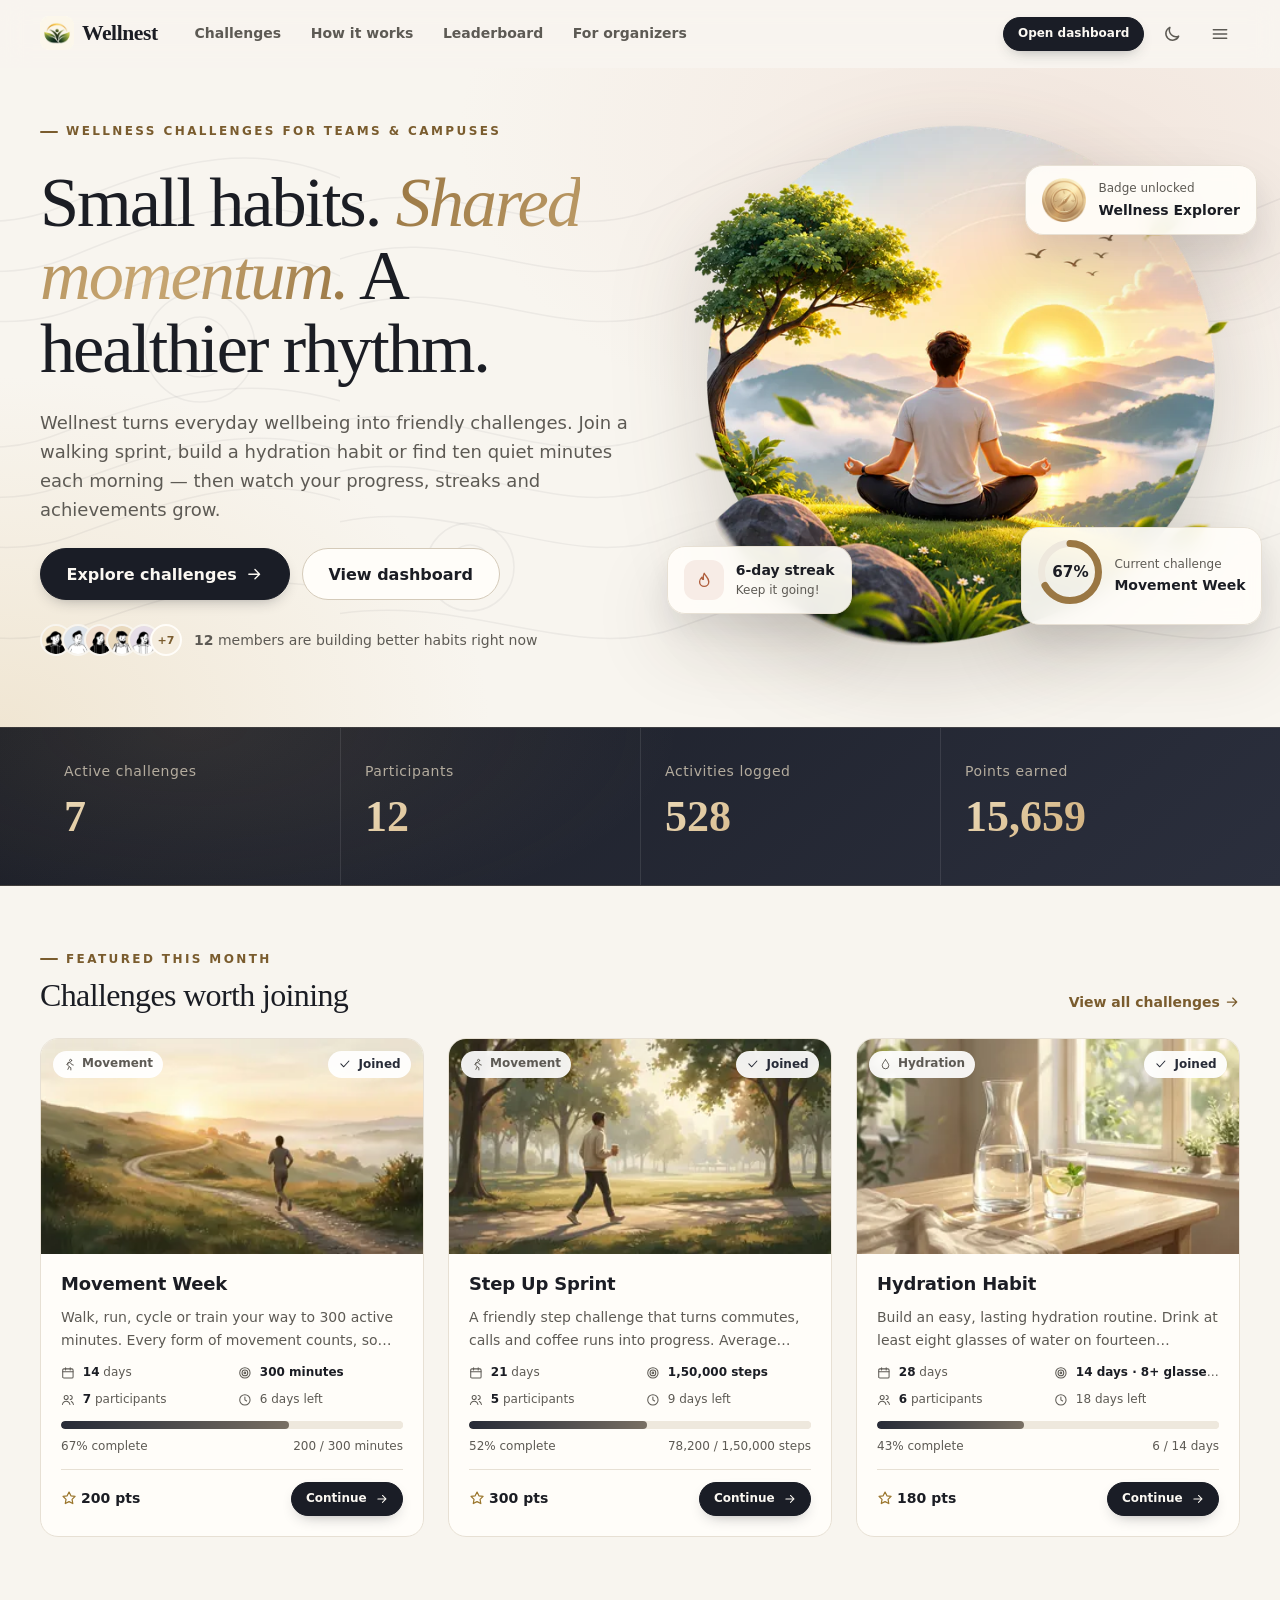
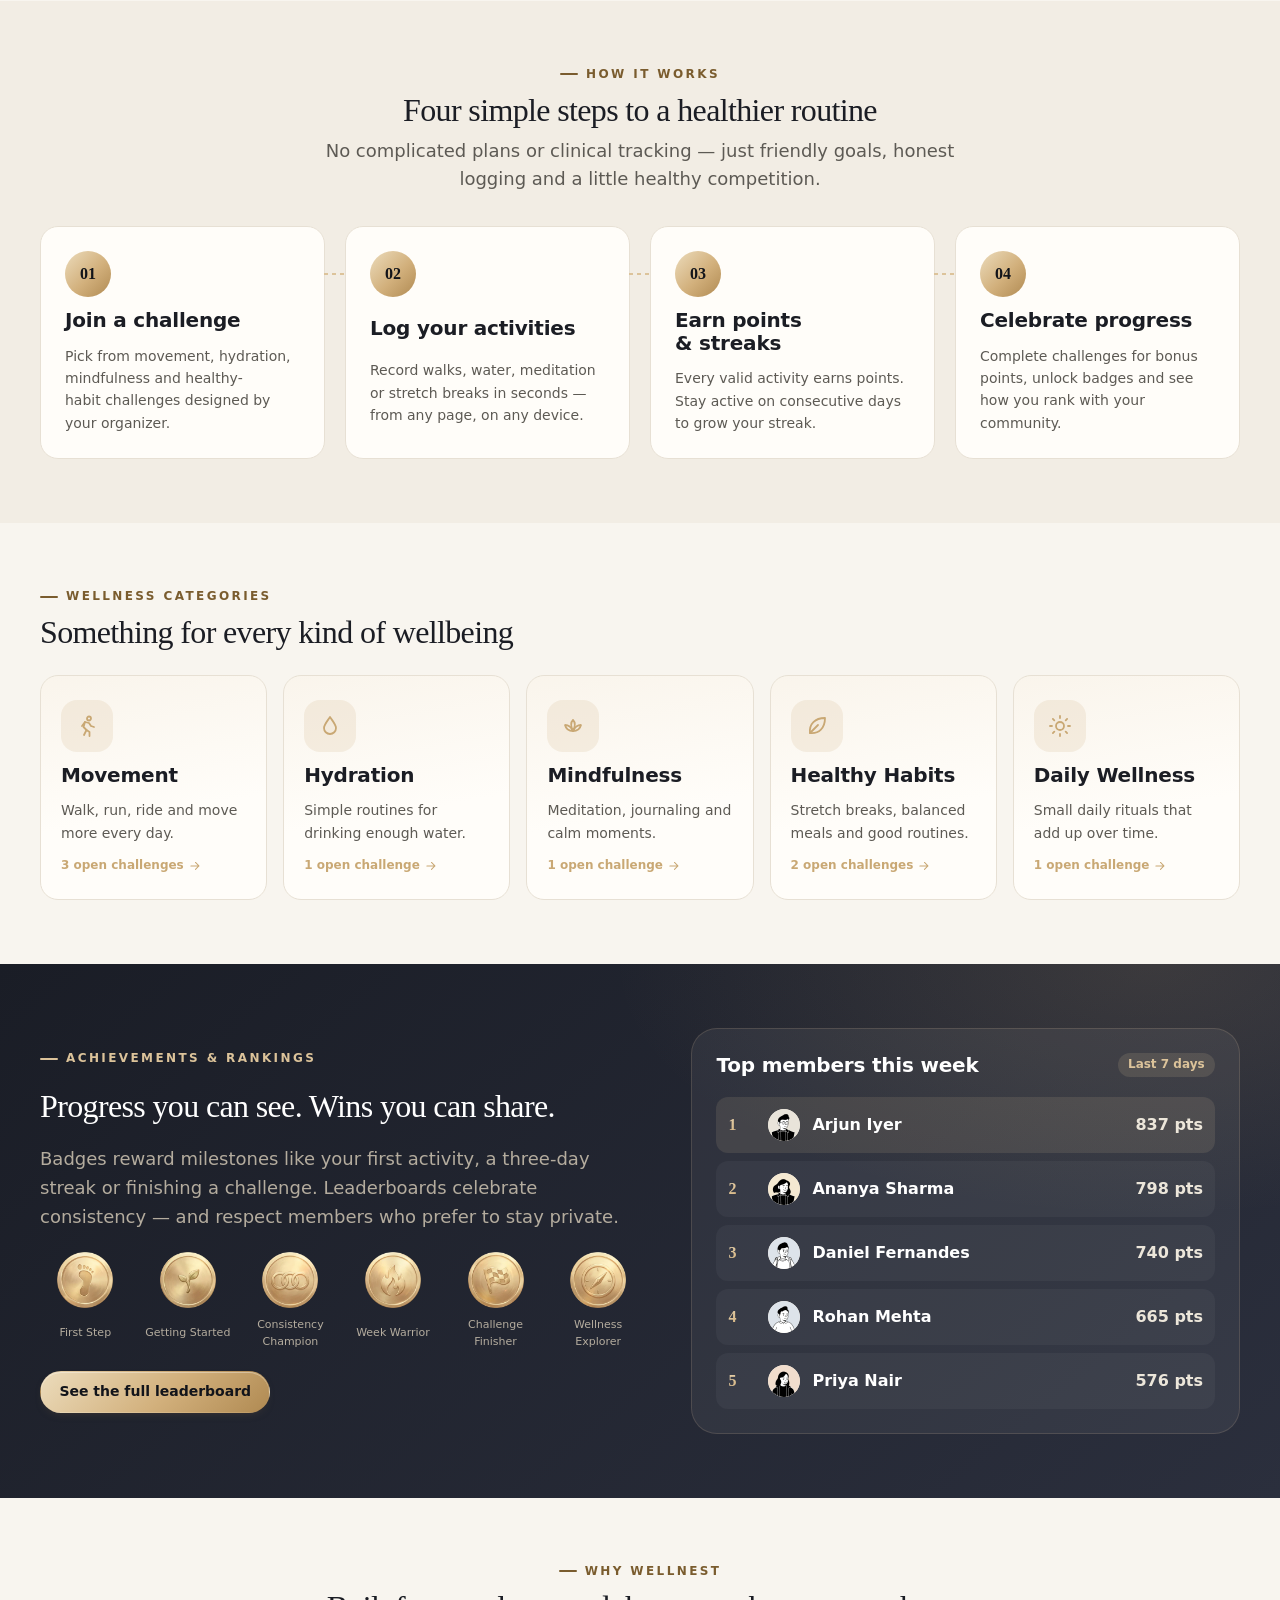
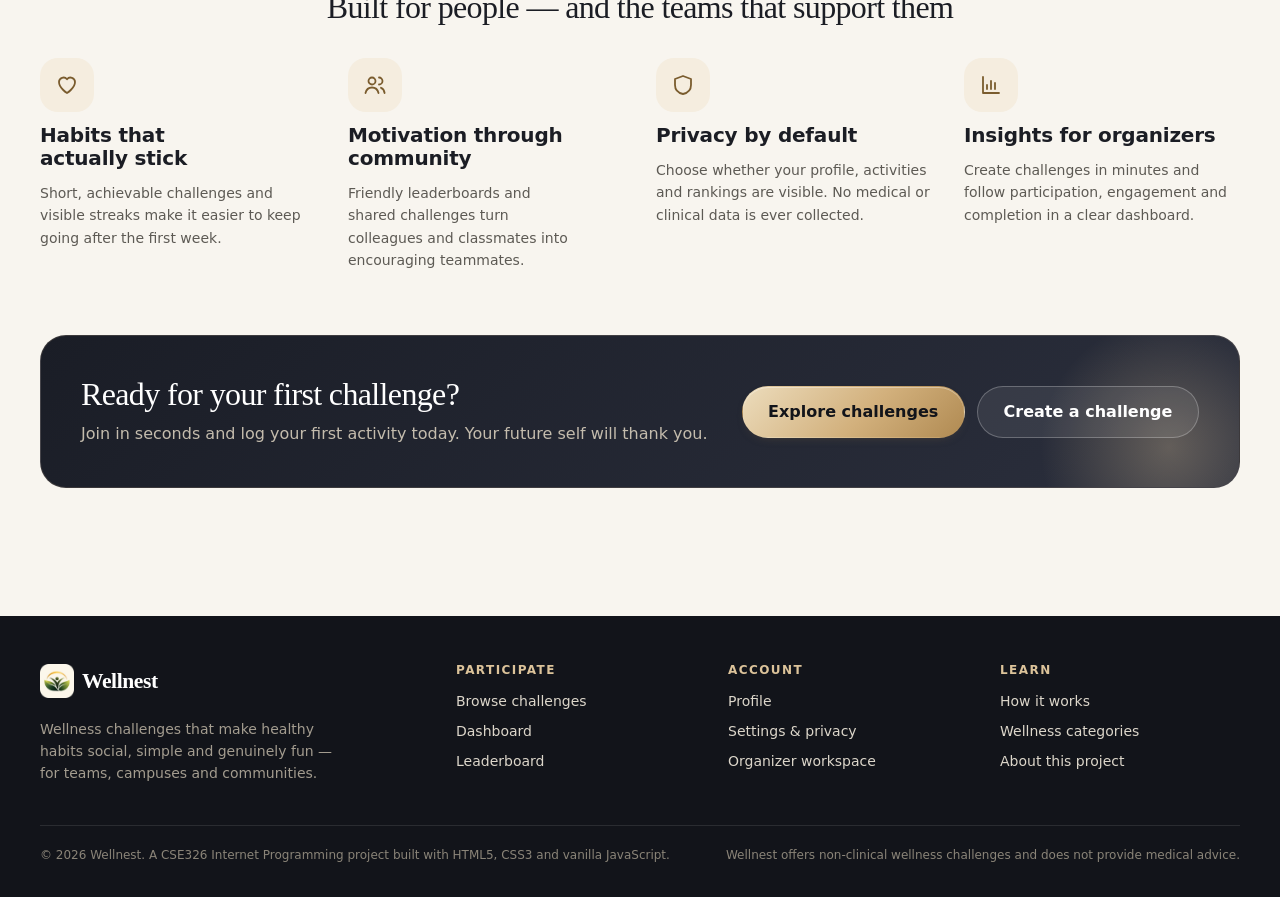
<file: index.html>
<!DOCTYPE html>
<html lang="en">
<head>
  <meta charset="UTF-8">
  <meta name="viewport" content="width=device-width, initial-scale=1">
  <title>Wellnest — Wellness challenges that build lasting habits</title>
  <meta name="description" content="Wellnest is a wellness challenge platform where organizations create non-clinical challenges and participants log activities, earn points, unlock achievements and climb leaderboards.">
  <meta name="theme-color" content="#1A1D26">
  <link rel="icon" href="favicon.ico" sizes="any">
  <link rel="icon" href="static/assets/icons/favicon-32.png" type="image/png" sizes="32x32">
  <link rel="apple-touch-icon" href="static/assets/icons/apple-touch-icon.png">
  <link rel="stylesheet" href="static/css/main.css">
  <link rel="stylesheet" href="static/css/components.css">
  <link rel="stylesheet" href="static/css/pages.css">
  <link rel="stylesheet" href="static/css/responsive.css">
  <script src="static/js/theme-init.js"></script>
  <script type="module" src="static/js/pages/home.js"></script>
</head>
<body data-page="home">
  <a class="skip-link" href="#main">Skip to main content</a>
  <header class="site-header site-header--landing" id="site-header"></header>

  <main id="main" class="site-main site-main--flush" tabindex="-1">
    <!-- Hero -->
    <section class="hero" aria-labelledby="hero-title">
      <div class="container hero__inner">
        <div class="hero__copy reveal">
          <p class="eyebrow">Wellness challenges for teams &amp; campuses</p>
          <h1 id="hero-title" class="hero__title">Small habits. <em>Shared momentum.</em> A healthier rhythm.</h1>
          <p class="lead">Wellnest turns everyday wellbeing into friendly challenges. Join a walking sprint, build a hydration habit or find ten quiet minutes each morning — then watch your progress, streaks and achievements grow.</p>
          <div class="hero__actions">
            <a class="btn btn--primary btn--lg" href="challenges.html">Explore challenges
              <svg class="icon" aria-hidden="true"><use href="static/assets/icons/sprite.svg#arrow-right"></use></svg>
            </a>
            <a class="btn btn--lg" href="dashboard.html">View dashboard</a>
          </div>
          <div class="hero__social" data-hero-social>
            <div class="avatar-stack" data-hero-avatars></div>
            <p class="small muted"><strong data-hero-members>—</strong> members are building better habits right now</p>
          </div>
        </div>

        <div class="hero__visual">
          <img class="hero__art"
            src="static/assets/images/backgrounds/hero-meditation-1120.webp"
            srcset="static/assets/images/backgrounds/hero-meditation-640.webp 640w, static/assets/images/backgrounds/hero-meditation-1120.webp 1120w"
            sizes="(max-width: 960px) min(560px, 92vw), 560px"
            alt="A person meditating cross-legged on a grassy hilltop at sunrise, overlooking misty mountains and a glowing river"
            width="1120" height="1094" fetchpriority="high" decoding="async">
          <div class="float-card float-card--ring" aria-hidden="true">
            <div data-hero-ring></div>
            <div>
              <p class="float-card__label">Current challenge</p>
              <p class="float-card__title" data-hero-challenge>Movement Week</p>
            </div>
          </div>
          <div class="float-card float-card--streak" aria-hidden="true">
            <span class="float-card__icon"><svg class="icon"><use href="static/assets/icons/sprite.svg#flame"></use></svg></span>
            <div>
              <p class="float-card__title"><span data-hero-streak>0</span>-day streak</p>
              <p class="float-card__label">Keep it going!</p>
            </div>
          </div>
          <div class="float-card float-card--badge" aria-hidden="true">
            <img src="static/assets/images/badges/consistency-champion.webp" alt="" width="44" height="44" data-hero-badge-img>
            <div>
              <p class="float-card__label">Badge unlocked</p>
              <p class="float-card__title" data-hero-badge>Consistency Champion</p>
            </div>
          </div>
        </div>
      </div>
    </section>

    <!-- Platform statistics -->
    <section class="stats-band" aria-labelledby="stats-title">
      <div class="container">
        <h2 id="stats-title" class="visually-hidden">Platform statistics</h2>
        <dl class="stats-band__grid" data-platform-stats>
          <div><dt>Active challenges</dt><dd data-stat="challenges">—</dd></div>
          <div><dt>Participants</dt><dd data-stat="participants">—</dd></div>
          <div><dt>Activities logged</dt><dd data-stat="activities">—</dd></div>
          <div><dt>Points earned</dt><dd data-stat="points">—</dd></div>
        </dl>
      </div>
    </section>

    <!-- Featured challenges -->
    <section class="section" aria-labelledby="featured-title">
      <div class="container">
        <div class="section-header">
          <div>
            <p class="eyebrow">Featured this month</p>
            <h2 id="featured-title">Challenges worth joining</h2>
          </div>
          <a class="link-btn" href="challenges.html">View all challenges
            <svg class="icon" aria-hidden="true"><use href="static/assets/icons/sprite.svg#arrow-right"></use></svg>
          </a>
        </div>
        <div class="card-grid" data-featured-challenges aria-live="polite">
          <div class="skeleton skeleton--card"></div>
          <div class="skeleton skeleton--card"></div>
          <div class="skeleton skeleton--card"></div>
        </div>
      </div>
    </section>

    <!-- How it works -->
    <section class="section section--tinted" id="how-it-works" aria-labelledby="how-title">
      <div class="container">
        <div class="section-header section-header--center">
          <div>
            <p class="eyebrow">How it works</p>
            <h2 id="how-title">Four simple steps to a healthier routine</h2>
            <p class="lead">No complicated plans or clinical tracking — just friendly goals, honest logging and a little healthy competition.</p>
          </div>
        </div>
        <ol class="steps" role="list">
          <li class="step">
            <span class="step__number">01</span>
            <h3>Join a challenge</h3>
            <p>Pick from movement, hydration, mindfulness and healthy-habit challenges designed by your organizer.</p>
          </li>
          <li class="step">
            <span class="step__number">02</span>
            <h3>Log your activities</h3>
            <p>Record walks, water, meditation or stretch breaks in seconds — from any page, on any device.</p>
          </li>
          <li class="step">
            <span class="step__number">03</span>
            <h3>Earn points &amp; streaks</h3>
            <p>Every valid activity earns points. Stay active on consecutive days to grow your streak.</p>
          </li>
          <li class="step">
            <span class="step__number">04</span>
            <h3>Celebrate progress</h3>
            <p>Complete challenges for bonus points, unlock badges and see how you rank with your community.</p>
          </li>
        </ol>
      </div>
    </section>

    <!-- Categories -->
    <section class="section" id="categories" aria-labelledby="categories-title">
      <div class="container">
        <div class="section-header">
          <div>
            <p class="eyebrow">Wellness categories</p>
            <h2 id="categories-title">Something for every kind of wellbeing</h2>
          </div>
        </div>
        <ul class="category-grid" role="list" data-categories></ul>
      </div>
    </section>

    <!-- Achievements & leaderboard preview -->
    <section class="section section--dark" aria-labelledby="community-title">
      <div class="container community">
        <div class="community__intro">
          <p class="eyebrow eyebrow--light">Achievements &amp; rankings</p>
          <h2 id="community-title">Progress you can see. Wins you can share.</h2>
          <p class="lead">Badges reward milestones like your first activity, a three-day streak or finishing a challenge. Leaderboards celebrate consistency — and respect members who prefer to stay private.</p>
          <div class="badge-showcase" data-badge-showcase></div>
          <a class="btn btn--accent" href="leaderboard.html">See the full leaderboard</a>
        </div>
        <div class="leader-preview" aria-labelledby="leader-preview-title">
          <div class="split">
            <h3 id="leader-preview-title">Top members this week</h3>
            <span class="pill">Last 7 days</span>
          </div>
          <ol class="leader-preview__list" role="list" data-leader-preview>
            <li class="skeleton skeleton--text"></li>
            <li class="skeleton skeleton--text"></li>
            <li class="skeleton skeleton--text"></li>
          </ol>
        </div>
      </div>
    </section>

    <!-- Benefits -->
    <section class="section" aria-labelledby="benefits-title">
      <div class="container">
        <div class="section-header section-header--center">
          <div>
            <p class="eyebrow">Why Wellnest</p>
            <h2 id="benefits-title">Built for people — and the teams that support them</h2>
          </div>
        </div>
        <div class="benefits">
          <article class="benefit">
            <span class="benefit__icon"><svg class="icon icon--lg" aria-hidden="true"><use href="static/assets/icons/sprite.svg#heart"></use></svg></span>
            <h3>Habits that actually stick</h3>
            <p>Short, achievable challenges and visible streaks make it easier to keep going after the first week.</p>
          </article>
          <article class="benefit">
            <span class="benefit__icon"><svg class="icon icon--lg" aria-hidden="true"><use href="static/assets/icons/sprite.svg#users"></use></svg></span>
            <h3>Motivation through community</h3>
            <p>Friendly leaderboards and shared challenges turn colleagues and classmates into encouraging teammates.</p>
          </article>
          <article class="benefit">
            <span class="benefit__icon"><svg class="icon icon--lg" aria-hidden="true"><use href="static/assets/icons/sprite.svg#shield"></use></svg></span>
            <h3>Privacy by default</h3>
            <p>Choose whether your profile, activities and rankings are visible. No medical or clinical data is ever collected.</p>
          </article>
          <article class="benefit">
            <span class="benefit__icon"><svg class="icon icon--lg" aria-hidden="true"><use href="static/assets/icons/sprite.svg#chart"></use></svg></span>
            <h3>Insights for organizers</h3>
            <p>Create challenges in minutes and follow participation, engagement and completion in a clear dashboard.</p>
          </article>
        </div>
      </div>
    </section>

    <!-- Final call to action -->
    <section class="section section--flush-top" aria-labelledby="cta-title">
      <div class="container">
        <div class="cta-band">
          <div>
            <h2 id="cta-title">Ready for your first challenge?</h2>
            <p>Join in seconds and log your first activity today. Your future self will thank you.</p>
          </div>
          <div class="cluster">
            <a class="btn btn--accent btn--lg" href="challenges.html">Explore challenges</a>
            <a class="btn btn--lg btn--on-dark" href="organizer.html">Create a challenge</a>
          </div>
        </div>
      </div>
    </section>
  </main>

  <footer class="site-footer" id="site-footer"></footer>
  <div id="sr-announcer" class="visually-hidden" aria-live="polite" aria-atomic="true"></div>
</body>
</html>
</file>
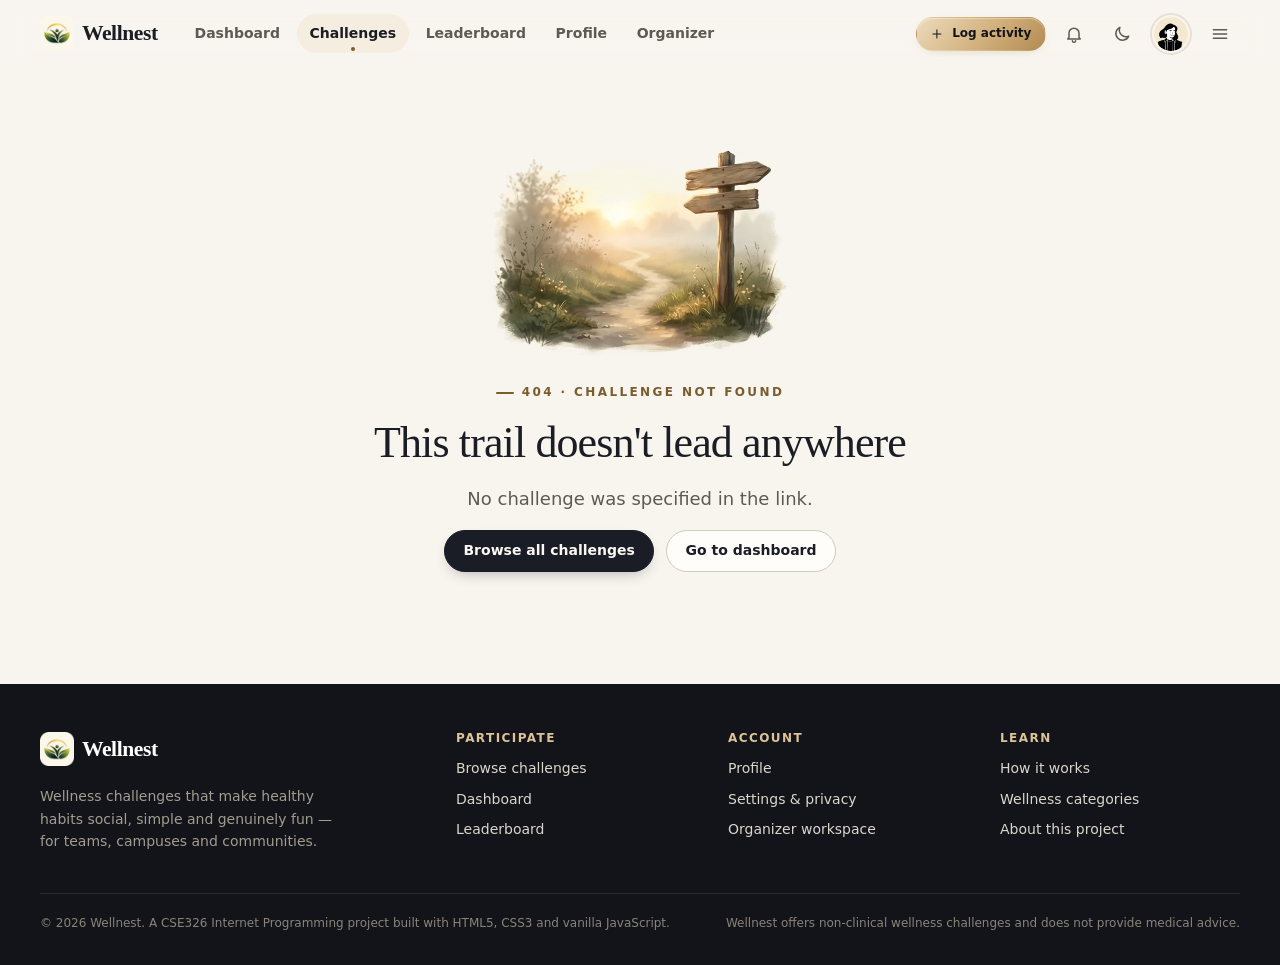
<file: challenge.html>
<!DOCTYPE html>
<html lang="en">
<head>
  <meta charset="UTF-8">
  <meta name="viewport" content="width=device-width, initial-scale=1">
  <title>Challenge details · Wellnest</title>
  <meta name="description" content="Challenge details on Wellnest: objective, targets, guidelines, rewards, your progress and participants.">
  <meta name="theme-color" content="#1A1D26">
  <link rel="icon" href="favicon.ico" sizes="any">
  <link rel="icon" href="static/assets/icons/favicon-32.png" type="image/png" sizes="32x32">
  <link rel="apple-touch-icon" href="static/assets/icons/apple-touch-icon.png">
  <link rel="stylesheet" href="static/css/main.css">
  <link rel="stylesheet" href="static/css/components.css">
  <link rel="stylesheet" href="static/css/pages.css">
  <link rel="stylesheet" href="static/css/responsive.css">
  <script src="static/js/theme-init.js"></script>
  <script type="module" src="static/js/pages/challenge-detail.js"></script>
</head>
<body data-page="challenge-detail">
  <a class="skip-link" href="#main">Skip to main content</a>
  <header class="site-header" id="site-header"></header>

  <main id="main" class="site-main site-main--detail" tabindex="-1">
    <div class="container" data-detail-root>
      <div class="skeleton detail-skeleton-hero"></div>
      <div class="detail-grid">
        <div class="stack">
          <div class="skeleton skeleton--card"></div>
          <div class="skeleton skeleton--tile"></div>
        </div>
        <div class="stack">
          <div class="skeleton skeleton--card"></div>
        </div>
      </div>
    </div>
  </main>

  <footer class="site-footer" id="site-footer"></footer>
  <div id="sr-announcer" class="visually-hidden" aria-live="polite" aria-atomic="true"></div>
</body>
</html>
</file>
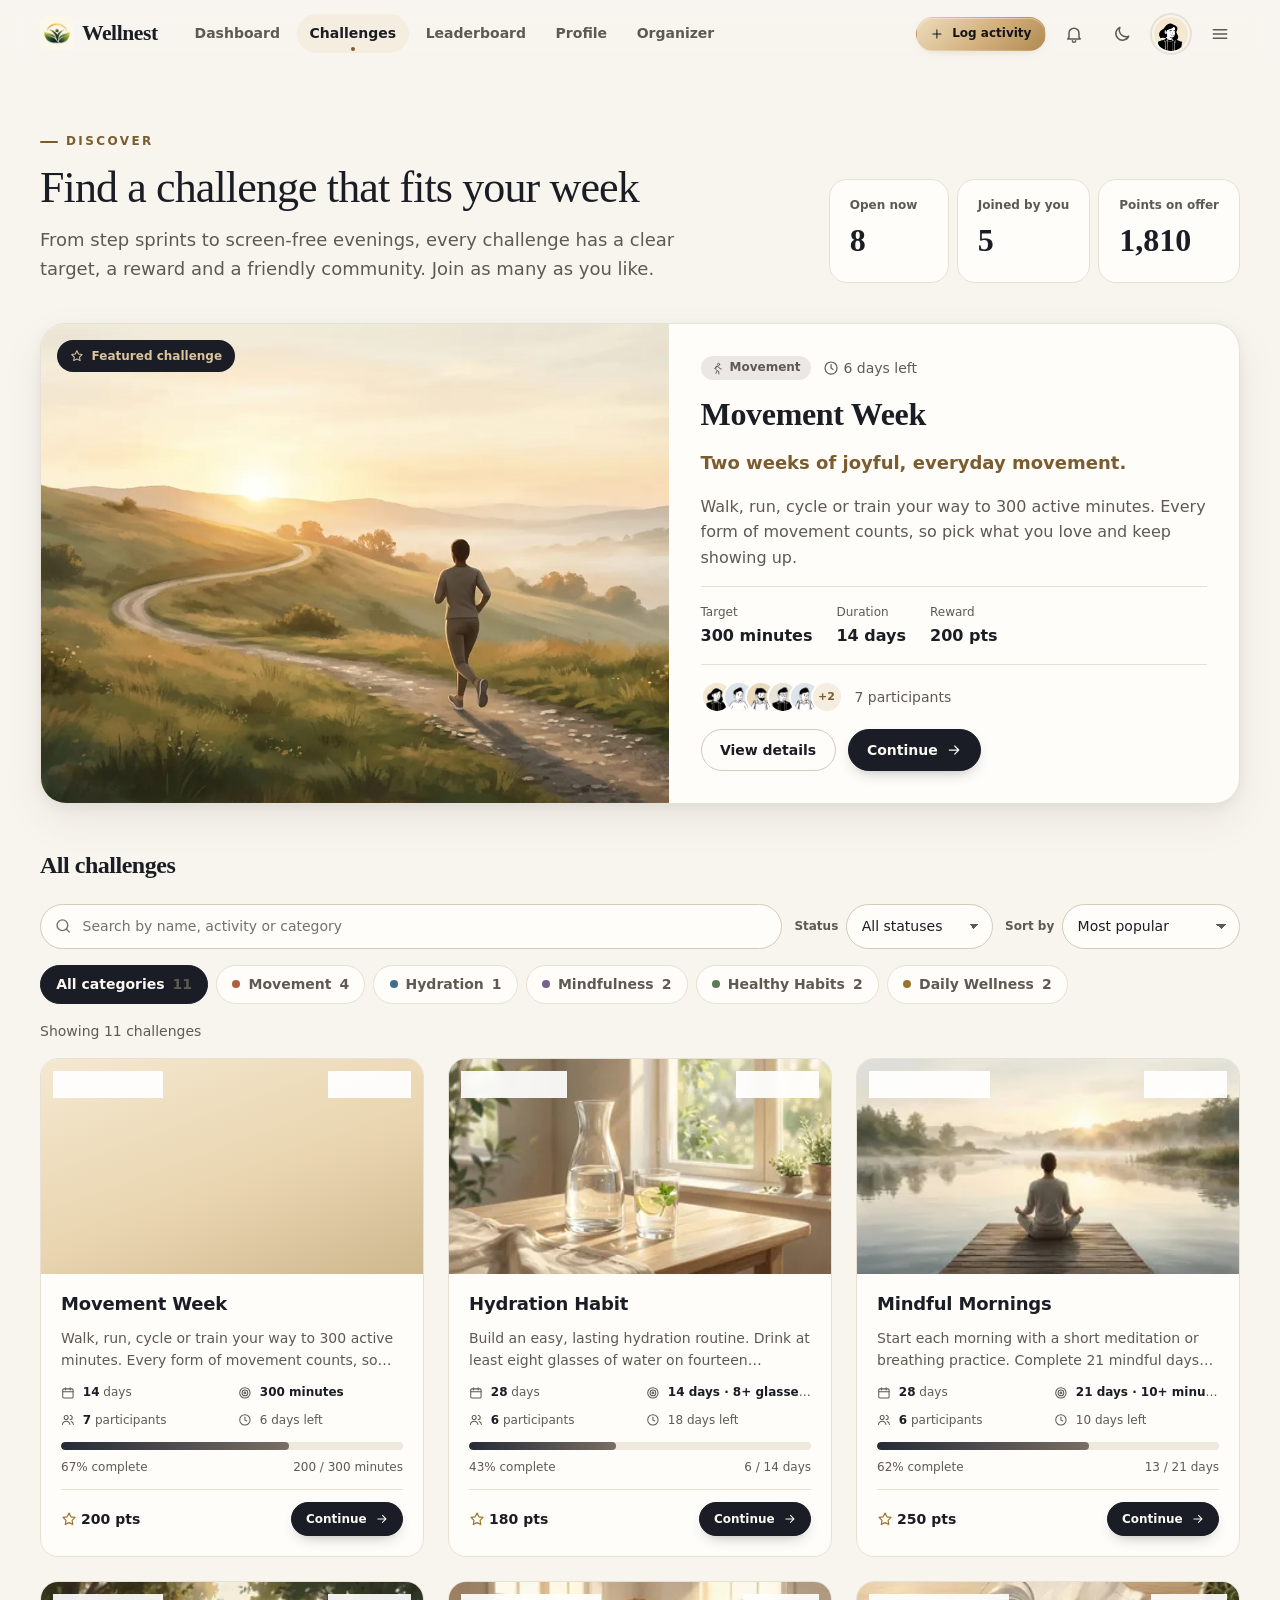
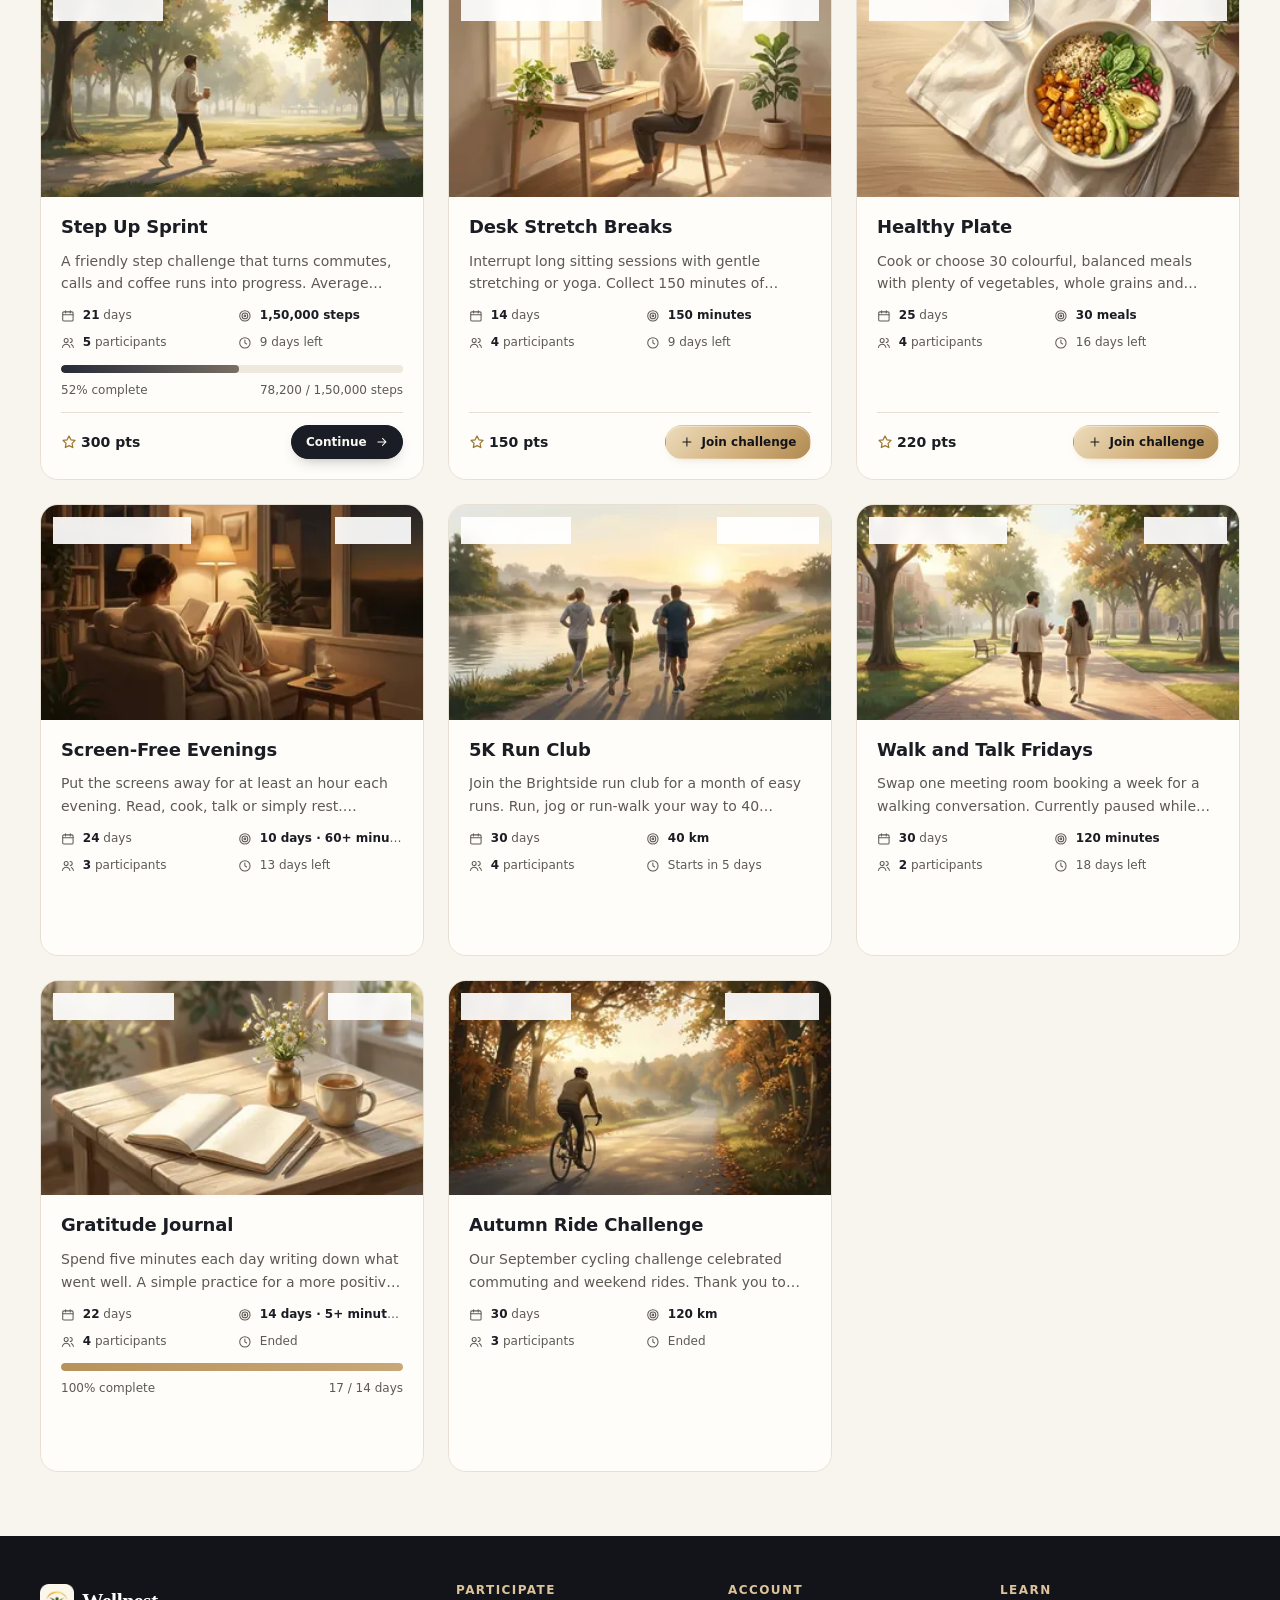
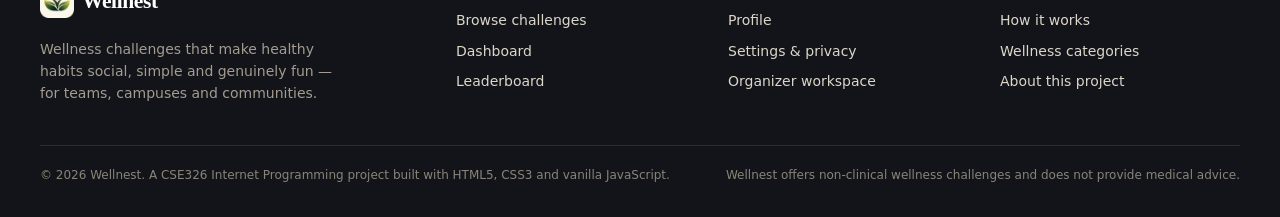
<file: challenges.html>
<!DOCTYPE html>
<html lang="en">
<head>
  <meta charset="UTF-8">
  <meta name="viewport" content="width=device-width, initial-scale=1">
  <title>Challenges · Wellnest</title>
  <meta name="description" content="Browse Wellnest wellness challenges for movement, hydration, mindfulness, healthy habits and daily wellness. Search, filter and join in one click.">
  <meta name="theme-color" content="#1A1D26">
  <link rel="icon" href="favicon.ico" sizes="any">
  <link rel="icon" href="static/assets/icons/favicon-32.png" type="image/png" sizes="32x32">
  <link rel="apple-touch-icon" href="static/assets/icons/apple-touch-icon.png">
  <link rel="stylesheet" href="static/css/main.css">
  <link rel="stylesheet" href="static/css/components.css">
  <link rel="stylesheet" href="static/css/pages.css">
  <link rel="stylesheet" href="static/css/responsive.css">
  <script src="static/js/theme-init.js"></script>
  <script type="module" src="static/js/pages/challenges.js"></script>
</head>
<body data-page="challenges">
  <a class="skip-link" href="#main">Skip to main content</a>
  <header class="site-header" id="site-header"></header>

  <main id="main" class="site-main" tabindex="-1">
    <div class="container">
      <section class="page-intro" aria-labelledby="page-title">
        <div class="page-intro__text">
          <p class="eyebrow">Discover</p>
          <h1 id="page-title">Find a challenge that fits your week</h1>
          <p class="lead">From step sprints to screen-free evenings, every challenge has a clear target, a reward and a friendly community. Join as many as you like.</p>
        </div>
        <dl class="intro-stats" data-intro-stats>
          <div><dt>Open now</dt><dd data-intro-stat="open">—</dd></div>
          <div><dt>Joined by you</dt><dd data-intro-stat="joined">—</dd></div>
          <div><dt>Points on offer</dt><dd data-intro-stat="points">—</dd></div>
        </dl>
      </section>

      <section class="spotlight-section" aria-labelledby="spotlight-title">
        <h2 id="spotlight-title" class="visually-hidden">Featured challenge</h2>
        <div data-spotlight><div class="skeleton skeleton--card"></div></div>
      </section>

      <section class="browse" aria-labelledby="browse-title">
        <div class="section-header">
          <div>
            <h2 id="browse-title" class="section-title">All challenges</h2>
          </div>
        </div>

        <form class="toolbar" role="search" aria-label="Filter challenges" data-filters>
          <div class="search-input toolbar__search">
            <svg class="icon" aria-hidden="true"><use href="static/assets/icons/sprite.svg#search"></use></svg>
            <label for="challenge-search" class="visually-hidden">Search challenges</label>
            <input class="input" type="search" id="challenge-search" name="q" placeholder="Search by name, activity or category" autocomplete="off" maxlength="60">
          </div>
          <div class="field field--inline">
            <label for="challenge-status">Status</label>
            <select class="select" id="challenge-status" name="status">
              <option value="all">All statuses</option>
              <option value="active">Active</option>
              <option value="upcoming">Upcoming</option>
              <option value="joined">Joined by me</option>
              <option value="completed">Ended</option>
              <option value="archived">Archived</option>
            </select>
          </div>
          <div class="field field--inline">
            <label for="challenge-sort">Sort by</label>
            <select class="select" id="challenge-sort" name="sort">
              <option value="popularity">Most popular</option>
              <option value="points">Highest reward</option>
              <option value="duration">Shortest duration</option>
              <option value="ending">Ending soon</option>
              <option value="newest">Newest</option>
            </select>
          </div>
        </form>

        <div class="chip-row category-chips" role="group" aria-label="Filter by category" data-category-chips></div>

        <p class="results-count" aria-live="polite" data-results-count></p>

        <div class="card-grid" data-challenge-grid>
          <div class="skeleton skeleton--card"></div>
          <div class="skeleton skeleton--card"></div>
          <div class="skeleton skeleton--card"></div>
        </div>
      </section>
    </div>
  </main>

  <footer class="site-footer" id="site-footer"></footer>
  <div id="sr-announcer" class="visually-hidden" aria-live="polite" aria-atomic="true"></div>
</body>
</html>
</file>
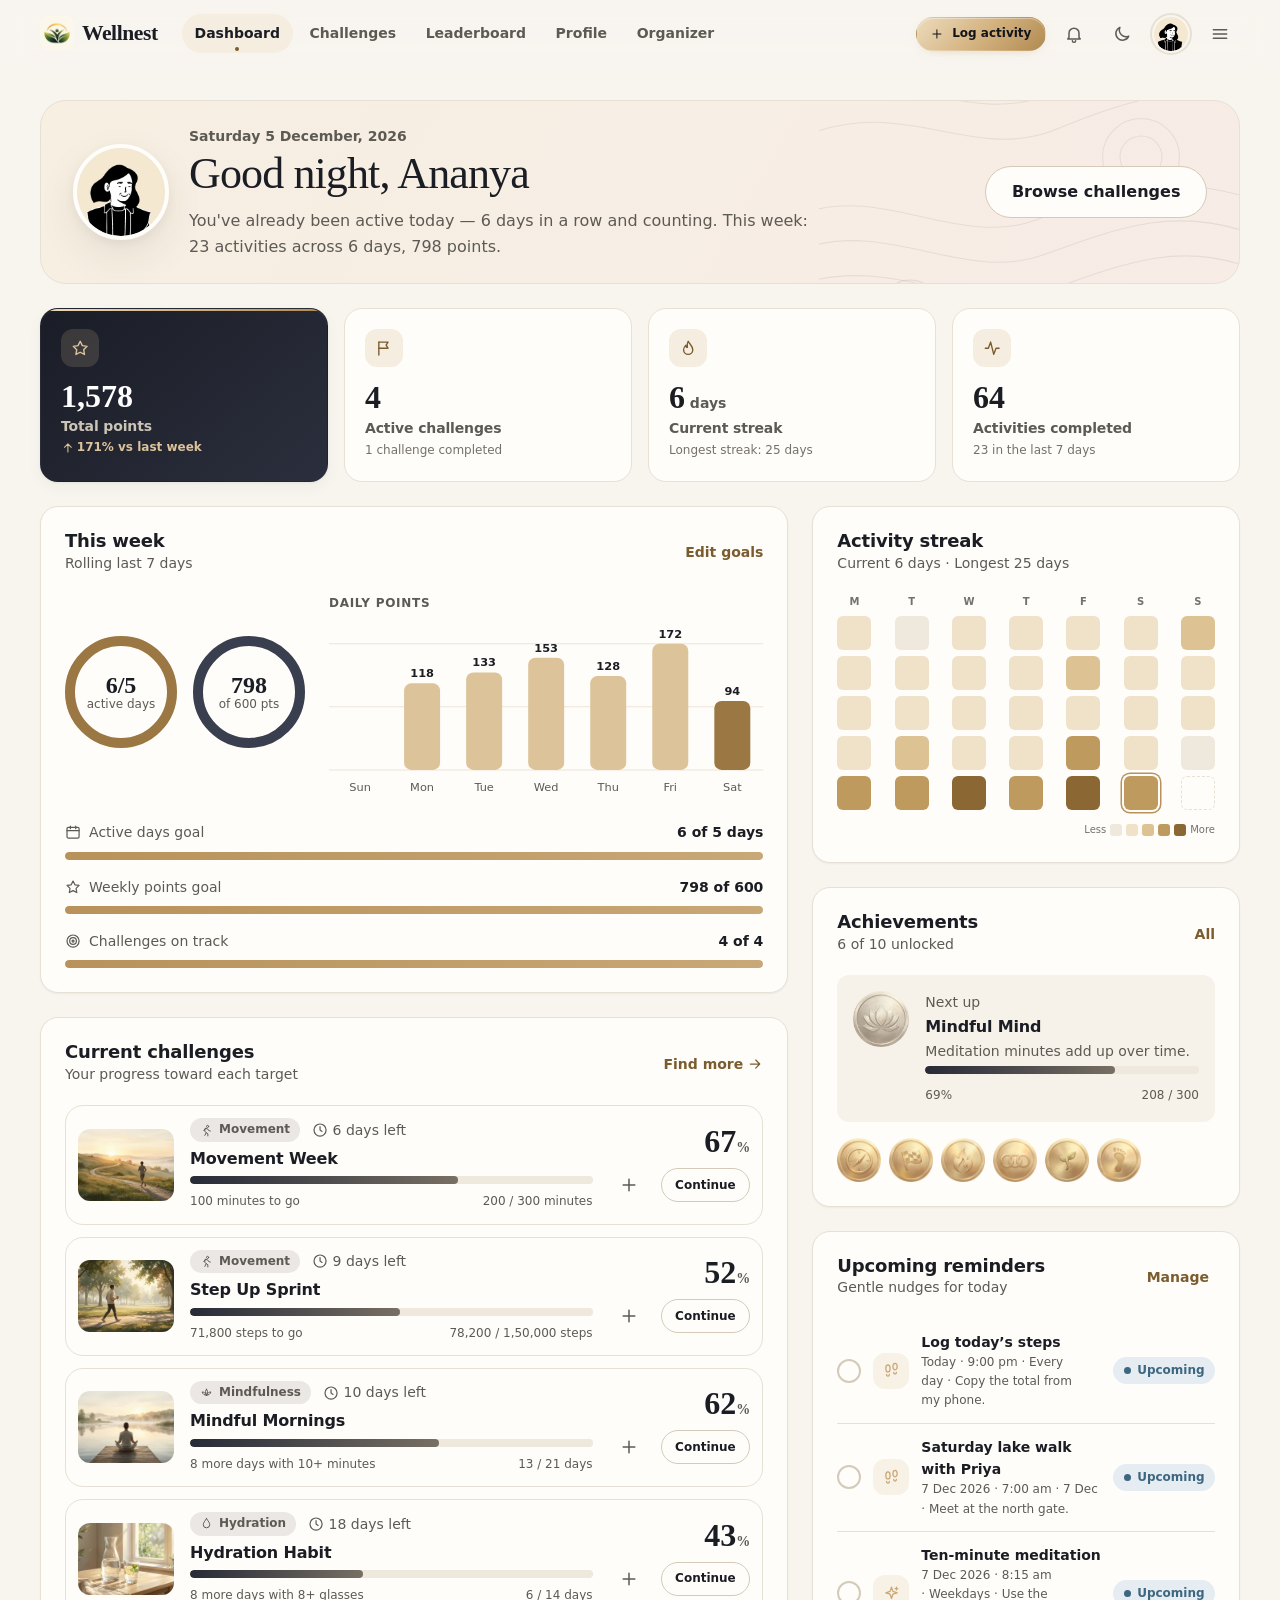
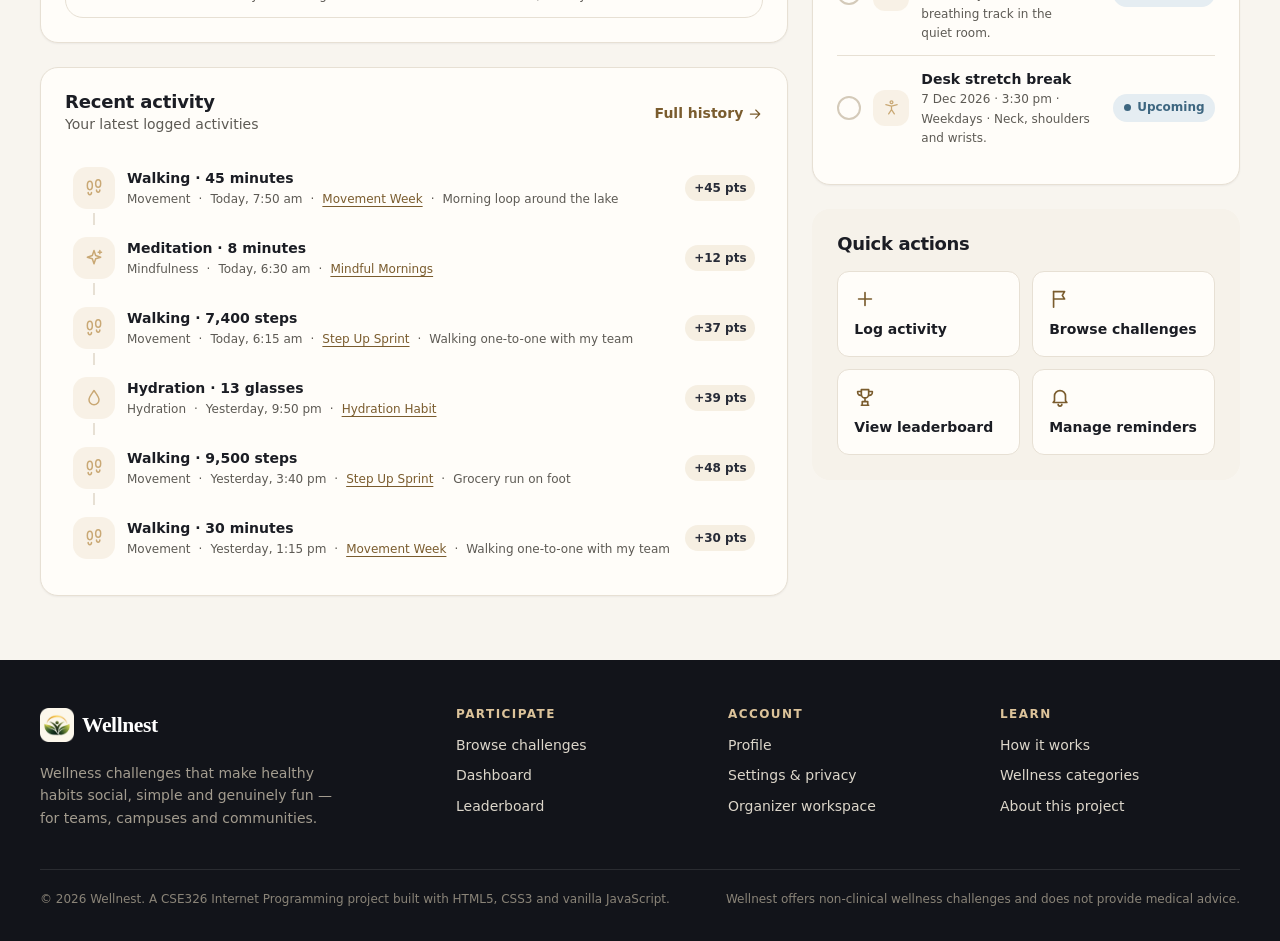
<file: dashboard.html>
<!DOCTYPE html>
<html lang="en">
<head>
  <meta charset="UTF-8">
  <meta name="viewport" content="width=device-width, initial-scale=1">
  <title>Dashboard · Wellnest</title>
  <meta name="description" content="Your Wellnest dashboard: points, streaks, weekly goals, current challenges, recent activities, achievements and reminders.">
  <meta name="theme-color" content="#1A1D26">
  <link rel="icon" href="favicon.ico" sizes="any">
  <link rel="icon" href="static/assets/icons/favicon-32.png" type="image/png" sizes="32x32">
  <link rel="apple-touch-icon" href="static/assets/icons/apple-touch-icon.png">
  <link rel="stylesheet" href="static/css/main.css">
  <link rel="stylesheet" href="static/css/components.css">
  <link rel="stylesheet" href="static/css/pages.css">
  <link rel="stylesheet" href="static/css/responsive.css">
  <script src="static/js/theme-init.js"></script>
  <script type="module" src="static/js/pages/dashboard.js"></script>
</head>
<body data-page="dashboard">
  <a class="skip-link" href="#main">Skip to main content</a>
  <header class="site-header" id="site-header"></header>

  <main id="main" class="site-main" tabindex="-1">
    <div class="container dashboard">
      <!-- Welcome -->
      <section class="welcome" aria-labelledby="welcome-title" data-dash="welcome">
        <div class="welcome__identity">
          <div class="skeleton avatar avatar--xl"></div>
          <div class="stack">
            <div class="skeleton skeleton--text"></div>
            <h1 id="welcome-title" class="skeleton skeleton--title"><span class="visually-hidden">Loading your dashboard</span></h1>
          </div>
        </div>
      </section>

      <!-- Statistics -->
      <section aria-labelledby="stats-title">
        <h2 id="stats-title" class="visually-hidden">Your statistics</h2>
        <div class="stat-grid" data-dash="stats">
          <div class="skeleton skeleton--tile"></div>
          <div class="skeleton skeleton--tile"></div>
          <div class="skeleton skeleton--tile"></div>
          <div class="skeleton skeleton--tile"></div>
        </div>
      </section>

      <div class="dash-grid">
        <div class="dash-grid__main">
          <!-- Weekly progress -->
          <section class="panel" aria-labelledby="week-title">
            <div class="panel__header">
              <div>
                <h2 id="week-title">This week</h2>
                <p>Rolling last 7 days</p>
              </div>
              <a class="link-btn" href="profile.html#goals">Edit goals</a>
            </div>
            <div data-dash="week"><div class="skeleton skeleton--card"></div></div>
          </section>

          <!-- Current challenges -->
          <section class="panel" aria-labelledby="current-title">
            <div class="panel__header">
              <div>
                <h2 id="current-title">Current challenges</h2>
                <p>Your progress toward each target</p>
              </div>
              <a class="link-btn" href="challenges.html">Find more
                <svg class="icon" aria-hidden="true"><use href="static/assets/icons/sprite.svg#arrow-right"></use></svg>
              </a>
            </div>
            <div class="challenge-rows" data-dash="challenges"><div class="skeleton skeleton--tile"></div></div>
          </section>

          <!-- Recent activity -->
          <section class="panel" aria-labelledby="activity-title">
            <div class="panel__header">
              <div>
                <h2 id="activity-title">Recent activity</h2>
                <p>Your latest logged activities</p>
              </div>
              <a class="link-btn" href="profile.html#history">Full history
                <svg class="icon" aria-hidden="true"><use href="static/assets/icons/sprite.svg#arrow-right"></use></svg>
              </a>
            </div>
            <div data-dash="activity"><div class="skeleton skeleton--tile"></div></div>
          </section>
        </div>

        <aside class="dash-grid__aside" aria-label="Streaks, achievements and reminders">
          <section class="panel" aria-labelledby="calendar-title">
            <div class="panel__header">
              <div>
                <h2 id="calendar-title">Activity streak</h2>
                <p data-dash="streak-caption">Last 5 weeks</p>
              </div>
            </div>
            <div data-dash="calendar"><div class="skeleton skeleton--tile"></div></div>
          </section>

          <section class="panel" aria-labelledby="badges-title">
            <div class="panel__header">
              <div>
                <h2 id="badges-title">Achievements</h2>
                <p data-dash="badge-caption">Badges you have earned</p>
              </div>
              <a class="link-btn" href="profile.html#achievements">All</a>
            </div>
            <div data-dash="badges"><div class="skeleton skeleton--tile"></div></div>
          </section>

          <section class="panel" id="reminders" aria-labelledby="reminders-title">
            <div class="panel__header">
              <div>
                <h2 id="reminders-title">Upcoming reminders</h2>
                <p>Gentle nudges for today</p>
              </div>
              <button type="button" class="link-btn" data-action="manage-reminders">Manage</button>
            </div>
            <div data-dash="reminders"><div class="skeleton skeleton--tile"></div></div>
          </section>

          <section class="panel panel--flat" aria-labelledby="quick-title">
            <h2 id="quick-title" class="panel-title-sm">Quick actions</h2>
            <div class="quick-actions">
              <button type="button" class="quick-action" data-action="log-activity">
                <svg class="icon" aria-hidden="true"><use href="static/assets/icons/sprite.svg#plus"></use></svg><span>Log activity</span>
              </button>
              <a class="quick-action" href="challenges.html">
                <svg class="icon" aria-hidden="true"><use href="static/assets/icons/sprite.svg#flag"></use></svg><span>Browse challenges</span>
              </a>
              <a class="quick-action" href="leaderboard.html">
                <svg class="icon" aria-hidden="true"><use href="static/assets/icons/sprite.svg#trophy"></use></svg><span>View leaderboard</span>
              </a>
              <button type="button" class="quick-action" data-action="manage-reminders">
                <svg class="icon" aria-hidden="true"><use href="static/assets/icons/sprite.svg#bell"></use></svg><span>Manage reminders</span>
              </button>
            </div>
          </section>
        </aside>
      </div>
    </div>
  </main>

  <footer class="site-footer" id="site-footer"></footer>
  <div id="sr-announcer" class="visually-hidden" aria-live="polite" aria-atomic="true"></div>
</body>
</html>
</file>
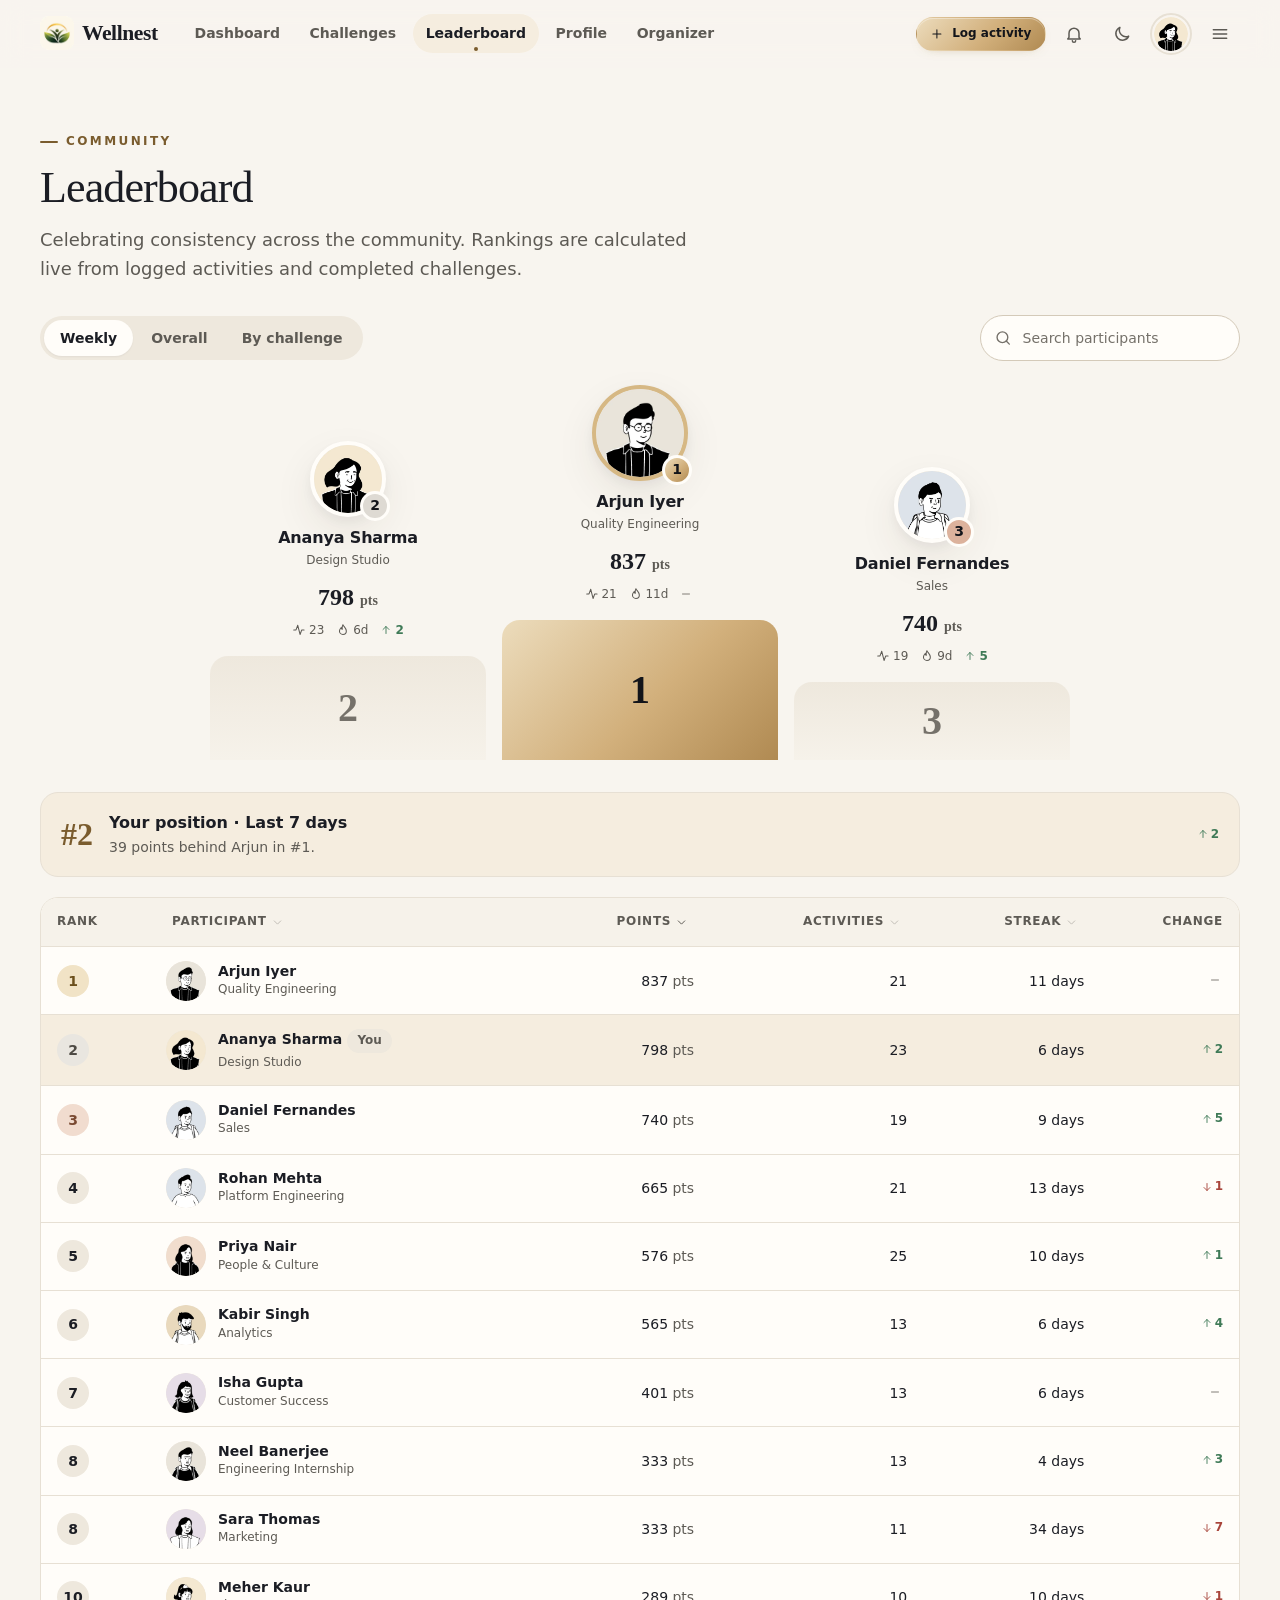
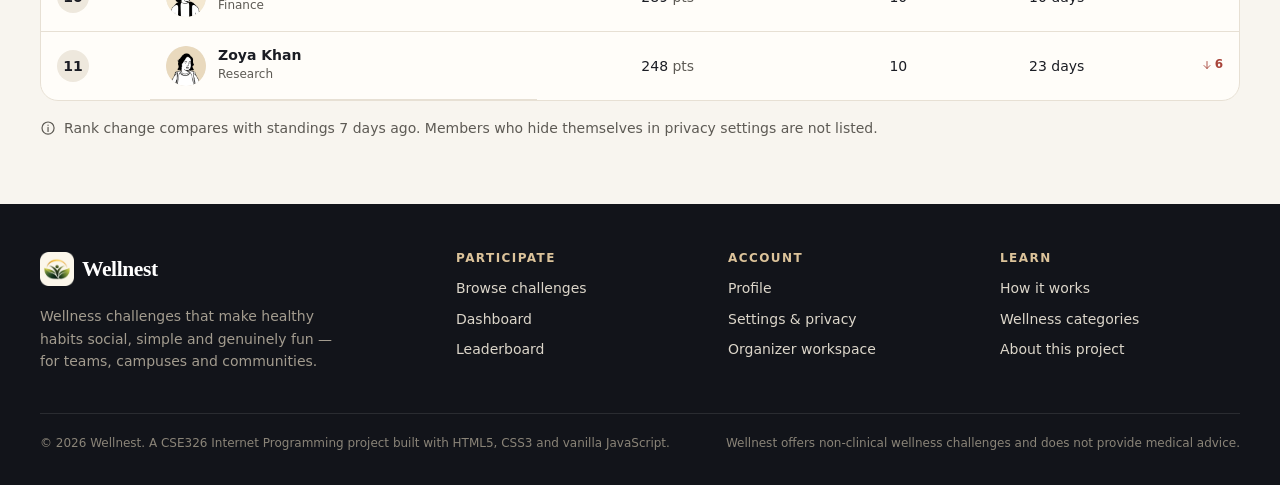
<file: leaderboard.html>
<!DOCTYPE html>
<html lang="en">
<head>
  <meta charset="UTF-8">
  <meta name="viewport" content="width=device-width, initial-scale=1">
  <title>Leaderboard · Wellnest</title>
  <meta name="description" content="Weekly, overall and challenge-specific Wellnest leaderboards with points, activities, streaks and rank movement.">
  <meta name="theme-color" content="#1A1D26">
  <link rel="icon" href="favicon.ico" sizes="any">
  <link rel="icon" href="static/assets/icons/favicon-32.png" type="image/png" sizes="32x32">
  <link rel="apple-touch-icon" href="static/assets/icons/apple-touch-icon.png">
  <link rel="stylesheet" href="static/css/main.css">
  <link rel="stylesheet" href="static/css/components.css">
  <link rel="stylesheet" href="static/css/pages.css">
  <link rel="stylesheet" href="static/css/responsive.css">
  <script src="static/js/theme-init.js"></script>
  <script type="module" src="static/js/pages/leaderboard.js"></script>
</head>
<body data-page="leaderboard">
  <a class="skip-link" href="#main">Skip to main content</a>
  <header class="site-header" id="site-header"></header>

  <main id="main" class="site-main" tabindex="-1">
    <div class="container">
      <section class="page-intro page-intro--compact" aria-labelledby="page-title">
        <div class="page-intro__text">
          <p class="eyebrow">Community</p>
          <h1 id="page-title">Leaderboard</h1>
          <p class="lead">Celebrating consistency across the community. Rankings are calculated live from logged activities and completed challenges.</p>
        </div>
      </section>

      <div class="leaderboard-controls">
        <div class="segmented" role="tablist" aria-label="Leaderboard type" data-scope-tabs>
          <button type="button" role="tab" id="tab-weekly" aria-selected="true" aria-controls="leaderboard-panel" data-scope="weekly">Weekly</button>
          <button type="button" role="tab" id="tab-overall" aria-selected="false" aria-controls="leaderboard-panel" data-scope="overall" tabindex="-1">Overall</button>
          <button type="button" role="tab" id="tab-challenge" aria-selected="false" aria-controls="leaderboard-panel" data-scope="challenge" tabindex="-1">By challenge</button>
        </div>
        <div class="leaderboard-controls__filters">
          <div class="field field--inline" data-challenge-picker hidden>
            <label for="leaderboard-challenge">Challenge</label>
            <select class="select" id="leaderboard-challenge" name="challenge"></select>
          </div>
          <div class="search-input">
            <svg class="icon" aria-hidden="true"><use href="static/assets/icons/sprite.svg#search"></use></svg>
            <label for="leaderboard-search" class="visually-hidden">Search participants</label>
            <input class="input" type="search" id="leaderboard-search" placeholder="Search participants" autocomplete="off" maxlength="40">
          </div>
        </div>
      </div>

      <div id="leaderboard-panel" role="tabpanel" aria-labelledby="tab-weekly" data-leaderboard-panel>
        <div class="podium-skeleton">
          <div class="skeleton skeleton--card"></div>
          <div class="skeleton skeleton--card"></div>
          <div class="skeleton skeleton--card"></div>
        </div>
      </div>
    </div>
  </main>

  <footer class="site-footer" id="site-footer"></footer>
  <div id="sr-announcer" class="visually-hidden" aria-live="polite" aria-atomic="true"></div>
</body>
</html>
</file>
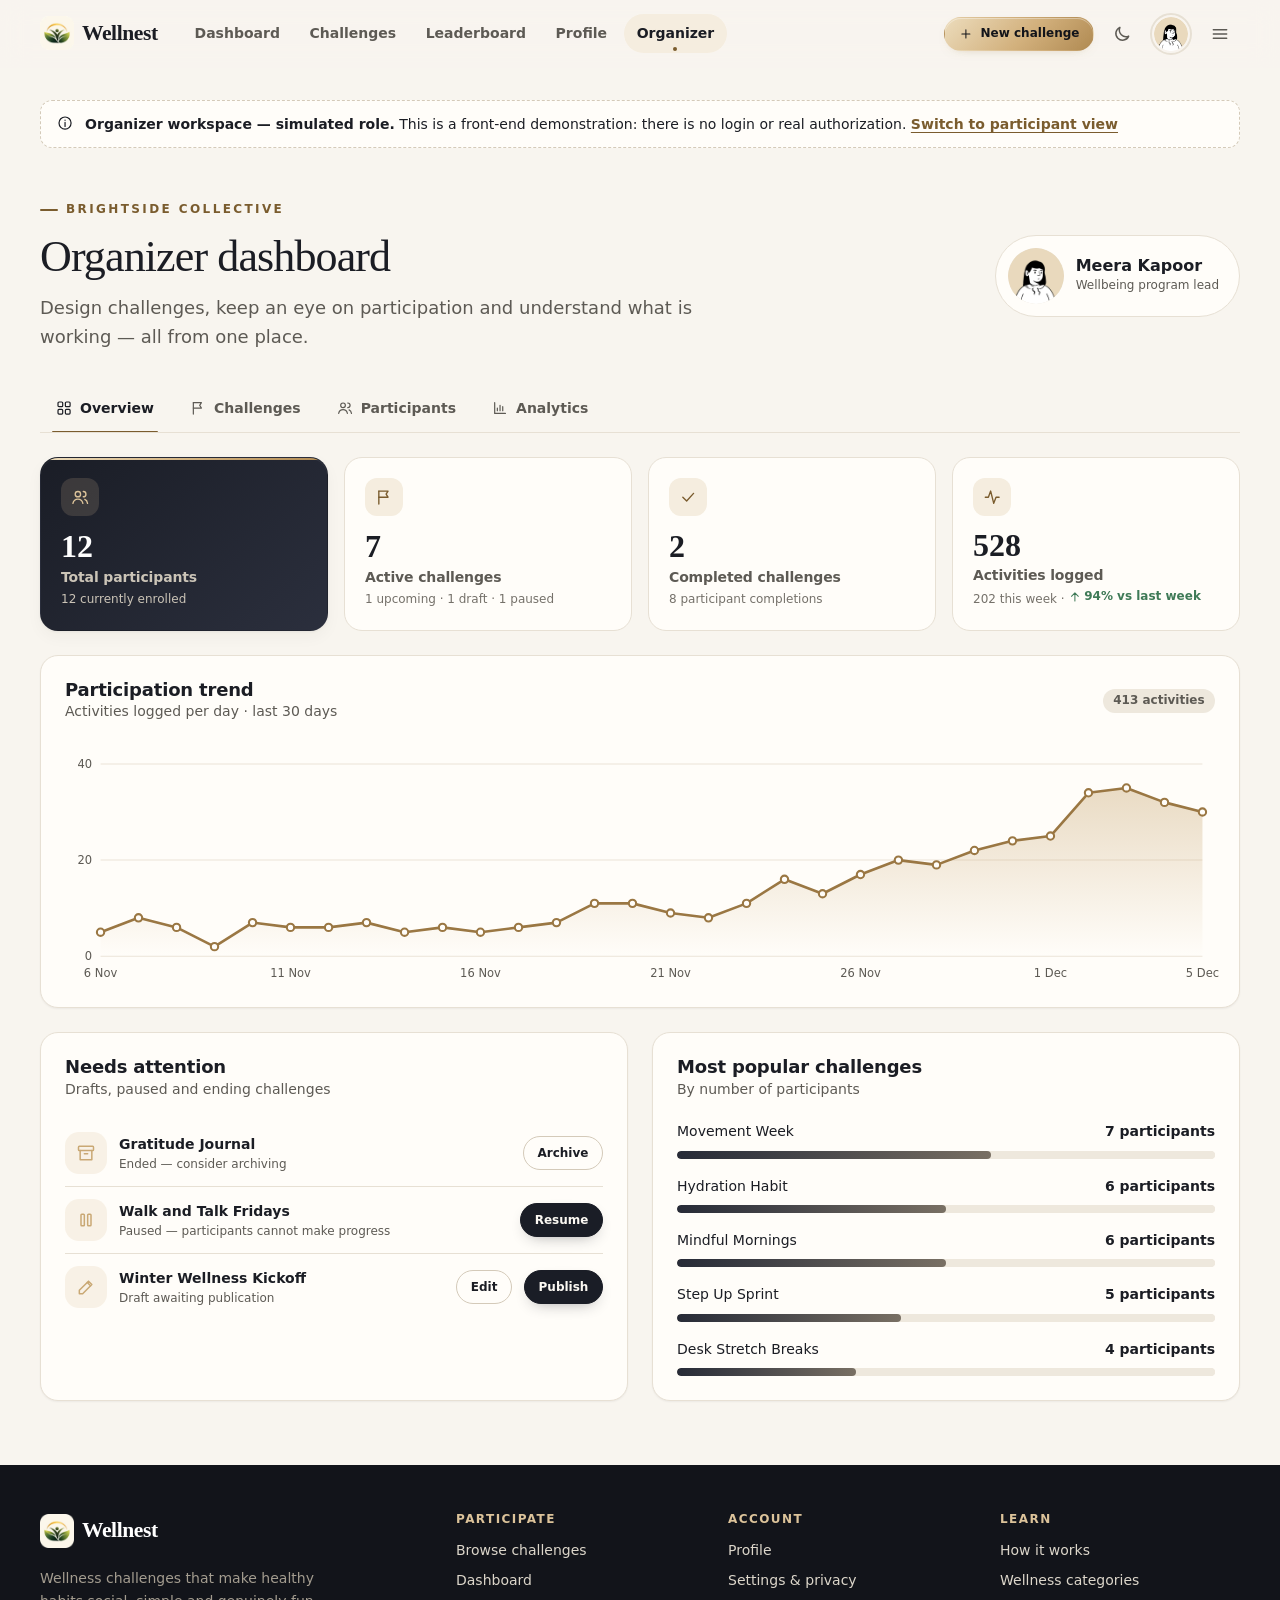
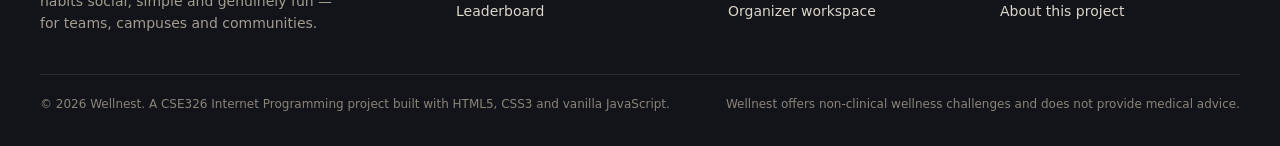
<file: organizer.html>
<!DOCTYPE html>
<html lang="en">
<head>
  <meta charset="UTF-8">
  <meta name="viewport" content="width=device-width, initial-scale=1">
  <title>Organizer dashboard · Wellnest</title>
  <meta name="description" content="Wellnest organizer workspace: create and manage wellness challenges, follow participants and review participation analytics.">
  <meta name="theme-color" content="#1A1D26">
  <link rel="icon" href="favicon.ico" sizes="any">
  <link rel="icon" href="static/assets/icons/favicon-32.png" type="image/png" sizes="32x32">
  <link rel="apple-touch-icon" href="static/assets/icons/apple-touch-icon.png">
  <link rel="stylesheet" href="static/css/main.css">
  <link rel="stylesheet" href="static/css/components.css">
  <link rel="stylesheet" href="static/css/pages.css">
  <link rel="stylesheet" href="static/css/responsive.css">
  <script src="static/js/theme-init.js"></script>
  <script type="module" src="static/js/pages/organizer.js"></script>
</head>
<body data-page="organizer" class="organizer-page">
  <a class="skip-link" href="#main">Skip to main content</a>
  <header class="site-header" id="site-header"></header>

  <main id="main" class="site-main" tabindex="-1">
    <div class="container">
      <p class="banner banner--role" role="note">
        <svg class="icon" aria-hidden="true"><use href="static/assets/icons/sprite.svg#info"></use></svg>
        <span><strong>Organizer workspace — simulated role.</strong> This is a front-end demonstration: there is no login or real authorization. <a href="dashboard.html">Switch to participant view</a></span>
      </p>

      <section class="page-intro page-intro--compact organizer-intro" aria-labelledby="page-title">
        <div class="page-intro__text">
          <p class="eyebrow" data-organizer-org>Organizer</p>
          <h1 id="page-title">Organizer dashboard</h1>
          <p class="lead">Design challenges, keep an eye on participation and understand what is working — all from one place.</p>
        </div>
        <div class="organizer-identity" data-organizer-identity></div>
      </section>

      <div class="tabs" role="tablist" aria-label="Organizer sections" data-organizer-tabs>
        <button type="button" class="tab" role="tab" id="tab-overview" aria-controls="panel-overview" aria-selected="true" data-tab="overview">
          <svg class="icon" aria-hidden="true"><use href="static/assets/icons/sprite.svg#grid"></use></svg>Overview
        </button>
        <button type="button" class="tab" role="tab" id="tab-challenges" aria-controls="panel-challenges" aria-selected="false" tabindex="-1" data-tab="challenges">
          <svg class="icon" aria-hidden="true"><use href="static/assets/icons/sprite.svg#flag"></use></svg>Challenges
        </button>
        <button type="button" class="tab" role="tab" id="tab-participants" aria-controls="panel-participants" aria-selected="false" tabindex="-1" data-tab="participants">
          <svg class="icon" aria-hidden="true"><use href="static/assets/icons/sprite.svg#users"></use></svg>Participants
        </button>
        <button type="button" class="tab" role="tab" id="tab-analytics" aria-controls="panel-analytics" aria-selected="false" tabindex="-1" data-tab="analytics">
          <svg class="icon" aria-hidden="true"><use href="static/assets/icons/sprite.svg#chart"></use></svg>Analytics
        </button>
      </div>

      <!-- Overview -->
      <section class="tab-panel" id="panel-overview" role="tabpanel" aria-labelledby="tab-overview" tabindex="0">
        <h2 class="visually-hidden">Overview</h2>
        <div class="stat-grid" data-org="stats">
          <div class="skeleton skeleton--tile"></div>
          <div class="skeleton skeleton--tile"></div>
          <div class="skeleton skeleton--tile"></div>
          <div class="skeleton skeleton--tile"></div>
        </div>
        <div class="org-grid">
          <section class="panel org-grid__wide" aria-labelledby="trend-title">
            <div class="panel__header">
              <div>
                <h3 id="trend-title">Participation trend</h3>
                <p>Activities logged per day · last 30 days</p>
              </div>
              <span class="pill" data-org="trend-total"></span>
            </div>
            <div data-org="trend"><div class="skeleton skeleton--tile"></div></div>
          </section>
          <section class="panel" aria-labelledby="attention-title">
            <div class="panel__header">
              <div>
                <h3 id="attention-title">Needs attention</h3>
                <p>Drafts, paused and ending challenges</p>
              </div>
            </div>
            <div data-org="attention"></div>
          </section>
          <section class="panel" aria-labelledby="popular-title">
            <div class="panel__header">
              <div>
                <h3 id="popular-title">Most popular challenges</h3>
                <p>By number of participants</p>
              </div>
            </div>
            <div data-org="popular"></div>
          </section>
        </div>
      </section>

      <!-- Challenge management -->
      <section class="tab-panel" id="panel-challenges" role="tabpanel" aria-labelledby="tab-challenges" tabindex="0" hidden>
        <div class="section-header">
          <div>
            <h2 class="section-title">Challenge management</h2>
            <p class="muted small">Create, edit, activate, pause, archive or delete draft challenges.</p>
          </div>
          <button type="button" class="btn btn--primary" data-action="new-challenge">
            <svg class="icon" aria-hidden="true"><use href="static/assets/icons/sprite.svg#plus"></use></svg> New challenge
          </button>
        </div>
        <form class="toolbar" role="search" aria-label="Filter challenges" data-org-challenge-filters>
          <div class="search-input toolbar__search">
            <svg class="icon" aria-hidden="true"><use href="static/assets/icons/sprite.svg#search"></use></svg>
            <label for="org-challenge-search" class="visually-hidden">Search challenges</label>
            <input class="input" type="search" id="org-challenge-search" name="q" placeholder="Search challenges" maxlength="60">
          </div>
          <div class="field field--inline">
            <label for="org-challenge-status">Status</label>
            <select class="select" id="org-challenge-status" name="status">
              <option value="all">All</option>
              <option value="draft">Draft</option>
              <option value="active">Active</option>
              <option value="upcoming">Upcoming</option>
              <option value="paused">Paused</option>
              <option value="completed">Ended</option>
              <option value="archived">Archived</option>
            </select>
          </div>
        </form>
        <div data-org="challenges" aria-live="polite"></div>
      </section>

      <!-- Participant management -->
      <section class="tab-panel" id="panel-participants" role="tabpanel" aria-labelledby="tab-participants" tabindex="0" hidden>
        <div class="section-header">
          <div>
            <h2 class="section-title">Participants</h2>
            <p class="muted small">Inspect enrollment and participation for every member.</p>
          </div>
        </div>
        <form class="toolbar" role="search" aria-label="Filter participants" data-org-participant-filters>
          <div class="search-input toolbar__search">
            <svg class="icon" aria-hidden="true"><use href="static/assets/icons/sprite.svg#search"></use></svg>
            <label for="org-participant-search" class="visually-hidden">Search participants</label>
            <input class="input" type="search" id="org-participant-search" name="q" placeholder="Search by name or team" maxlength="40">
          </div>
          <div class="field field--inline">
            <label for="org-participant-filter">Engagement</label>
            <select class="select" id="org-participant-filter" name="engagement">
              <option value="all">Everyone</option>
              <option value="active">Active this week</option>
              <option value="inactive">Inactive this week</option>
              <option value="unenrolled">Not enrolled</option>
            </select>
          </div>
        </form>
        <div data-org="participants"></div>
      </section>

      <!-- Analytics -->
      <section class="tab-panel" id="panel-analytics" role="tabpanel" aria-labelledby="tab-analytics" tabindex="0" hidden>
        <h2 class="visually-hidden">Analytics</h2>
        <div class="org-grid" data-org="analytics"></div>
      </section>
    </div>
  </main>

  <footer class="site-footer" id="site-footer"></footer>
  <div id="sr-announcer" class="visually-hidden" aria-live="polite" aria-atomic="true"></div>
</body>
</html>
</file>
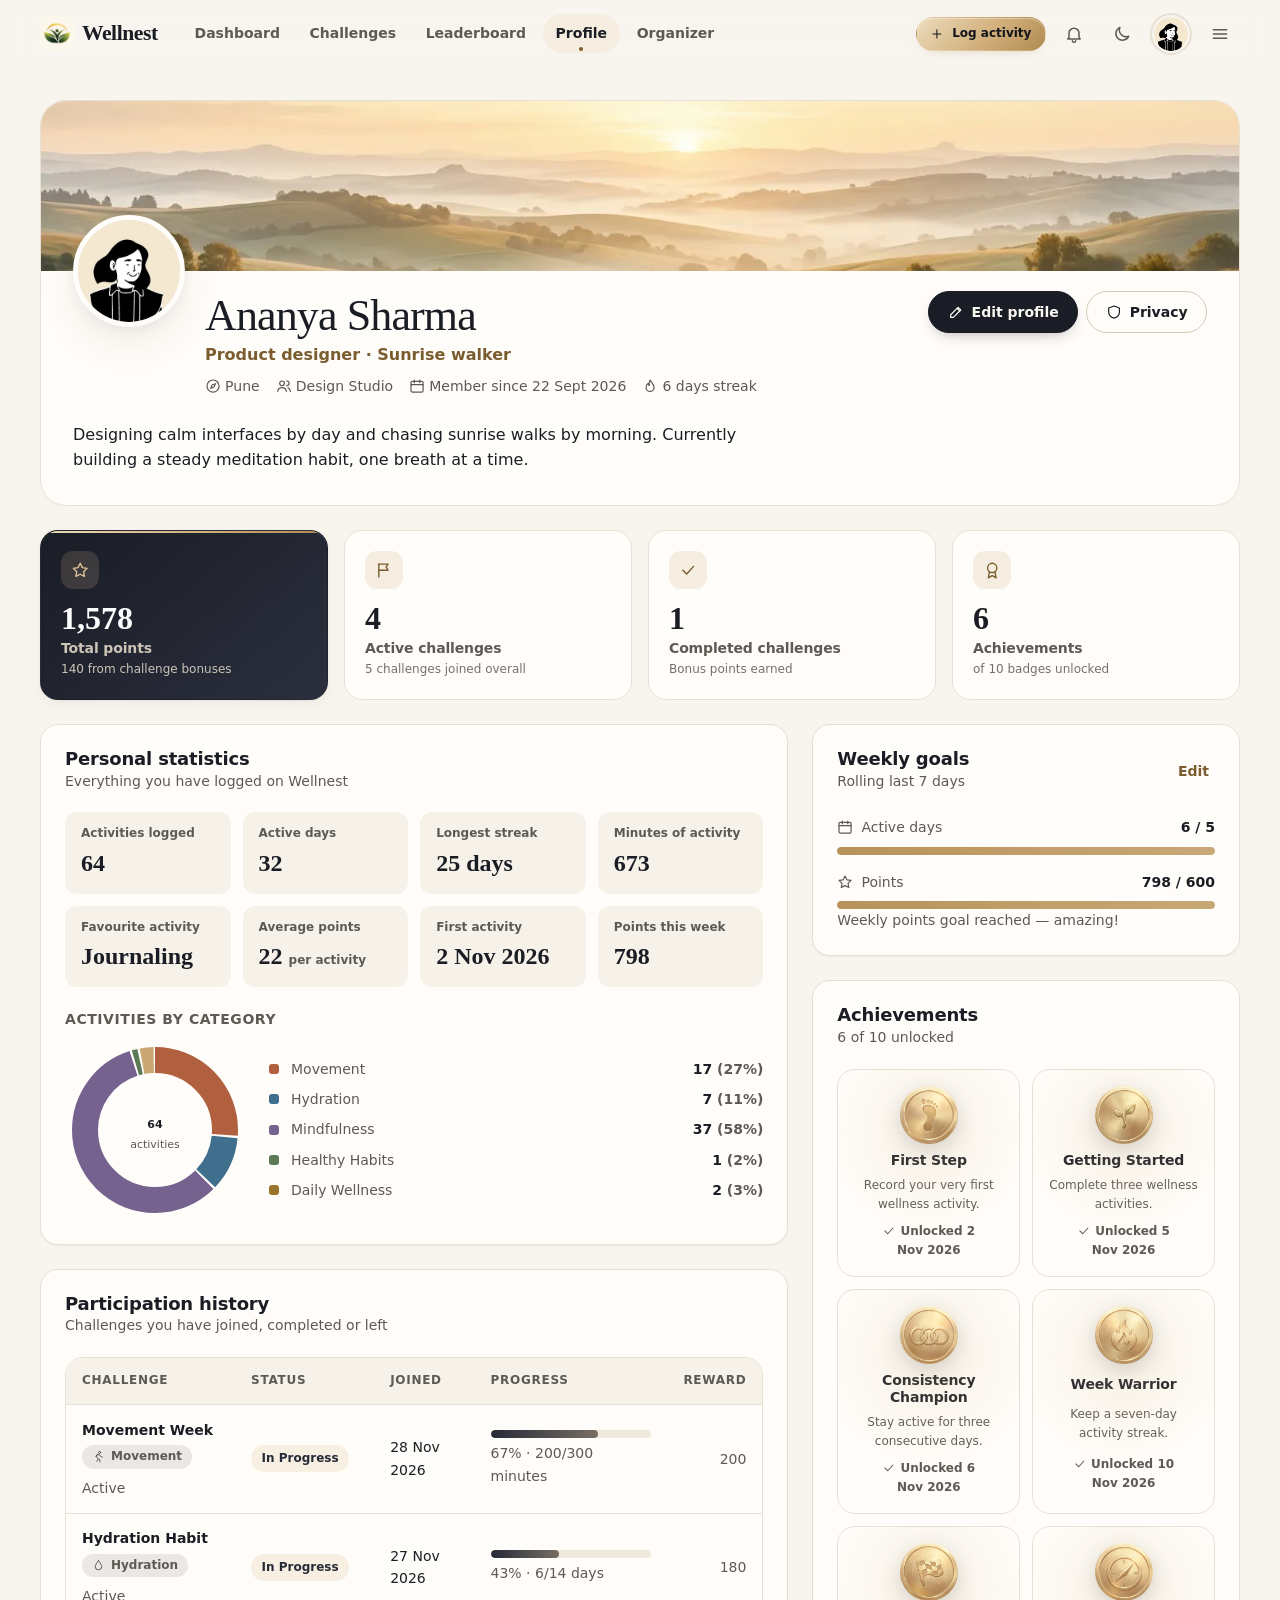
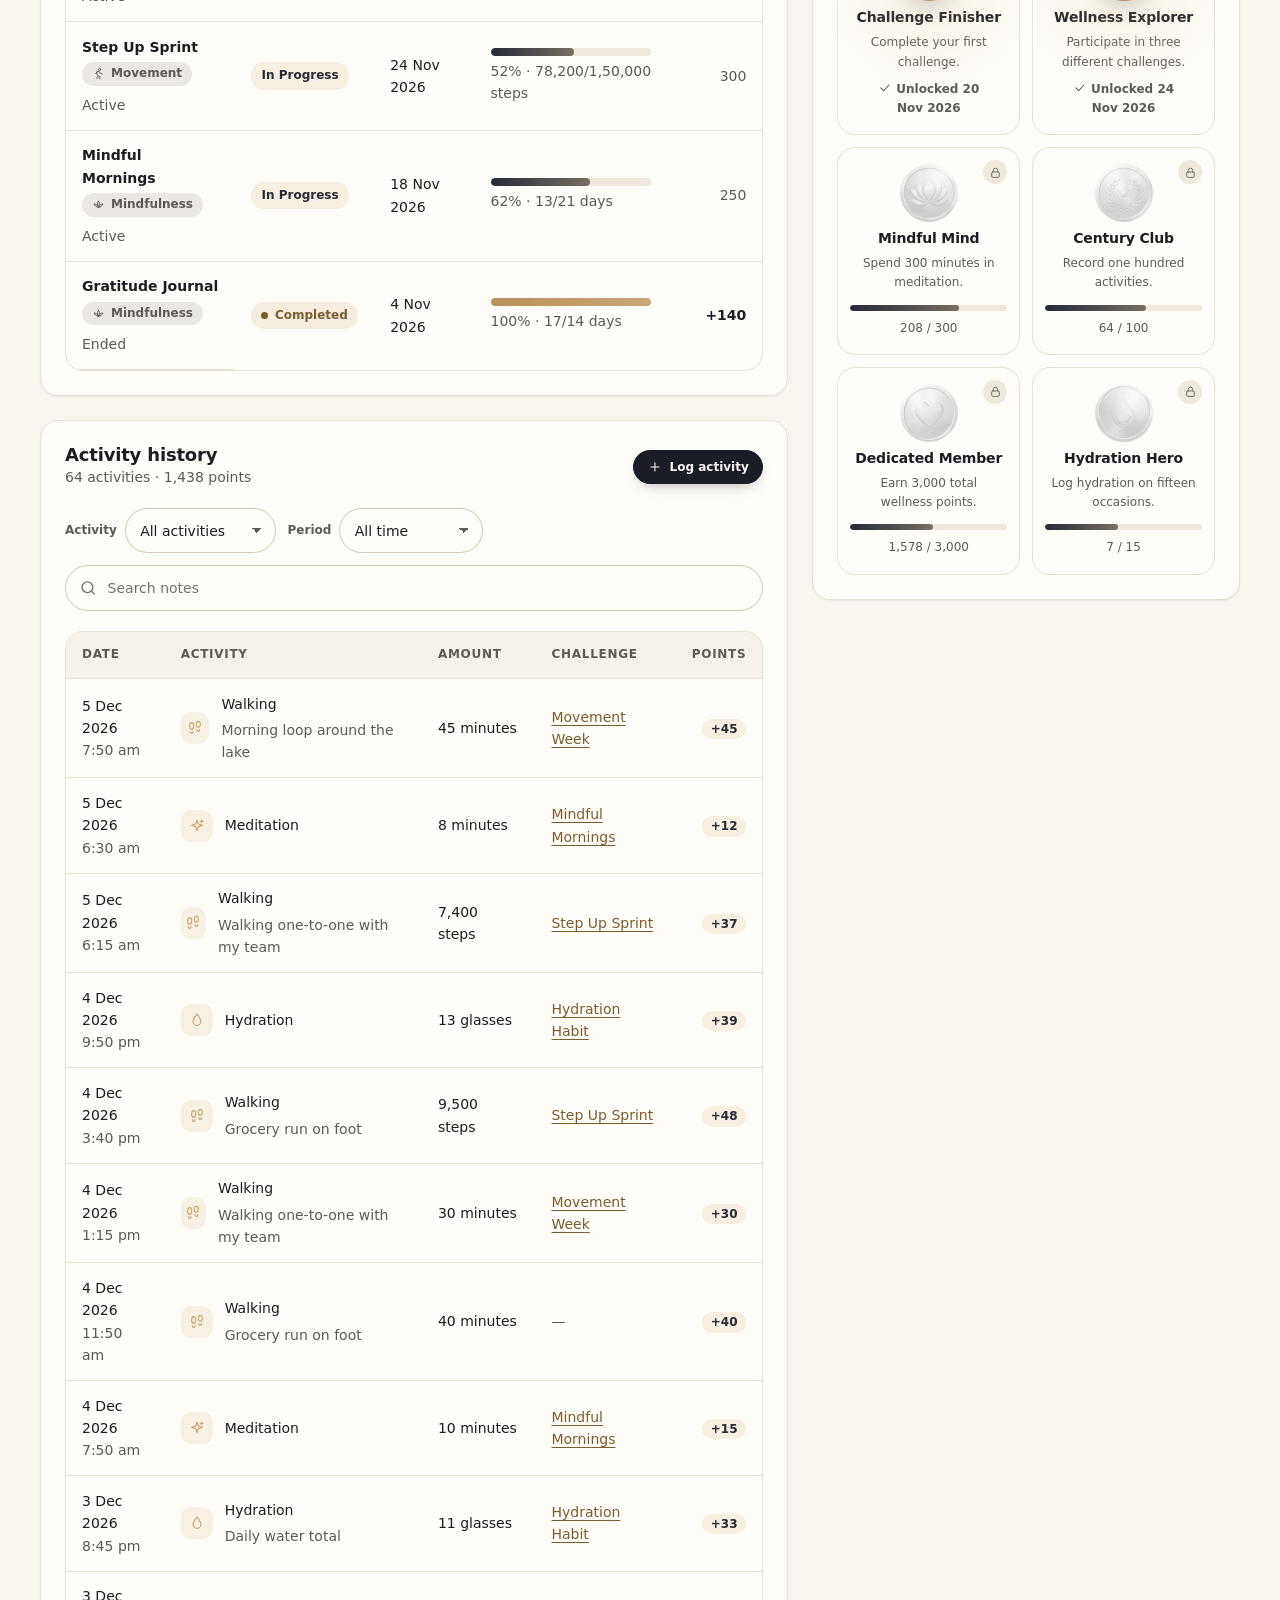
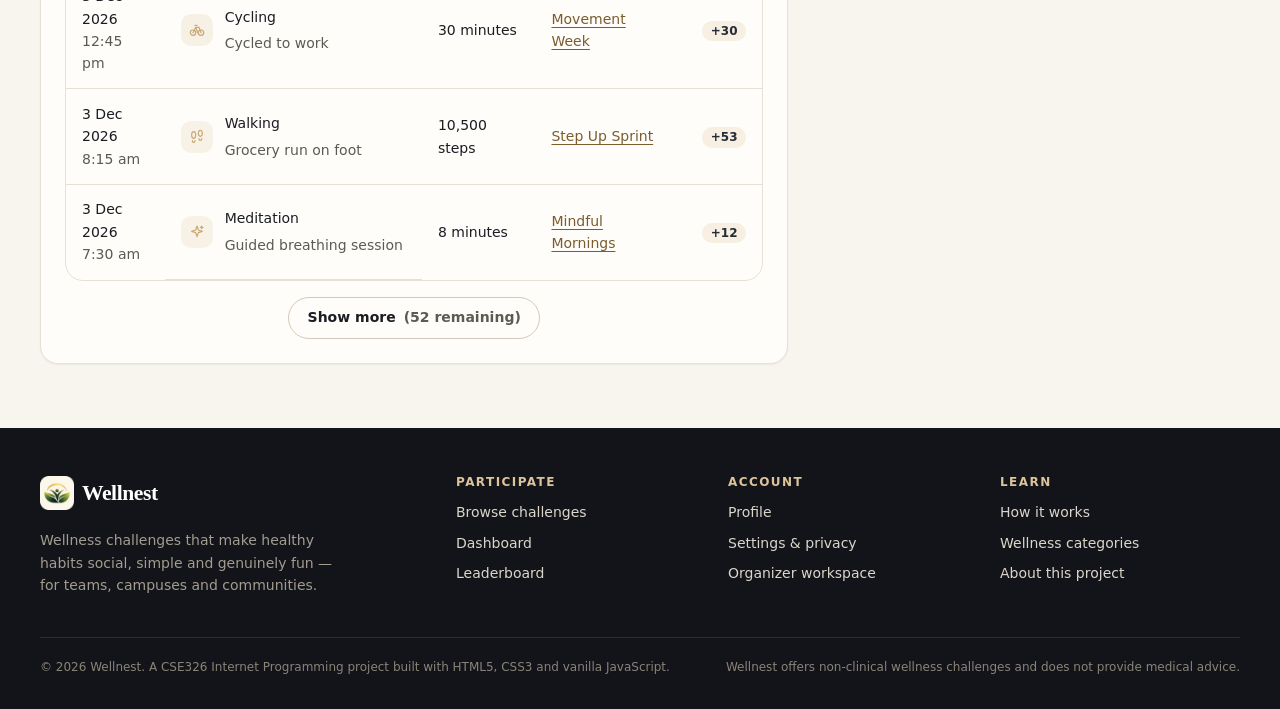
<file: profile.html>
<!DOCTYPE html>
<html lang="en">
<head>
  <meta charset="UTF-8">
  <meta name="viewport" content="width=device-width, initial-scale=1">
  <title>Your profile · Wellnest</title>
  <meta name="description" content="Your Wellnest profile: biography, statistics, participation history, achievements and complete activity history.">
  <meta name="theme-color" content="#1A1D26">
  <link rel="icon" href="favicon.ico" sizes="any">
  <link rel="icon" href="static/assets/icons/favicon-32.png" type="image/png" sizes="32x32">
  <link rel="apple-touch-icon" href="static/assets/icons/apple-touch-icon.png">
  <link rel="stylesheet" href="static/css/main.css">
  <link rel="stylesheet" href="static/css/components.css">
  <link rel="stylesheet" href="static/css/pages.css">
  <link rel="stylesheet" href="static/css/responsive.css">
  <script src="static/js/theme-init.js"></script>
  <script type="module" src="static/js/pages/profile.js"></script>
</head>
<body data-page="profile">
  <a class="skip-link" href="#main">Skip to main content</a>
  <header class="site-header" id="site-header"></header>

  <main id="main" class="site-main" tabindex="-1">
    <div class="container">
      <section class="profile-hero" aria-labelledby="profile-name" data-profile="hero">
        <div class="skeleton profile-hero__skeleton"></div>
        <h1 id="profile-name" class="visually-hidden">Loading profile</h1>
      </section>

      <section aria-labelledby="profile-stats-title" class="profile-stats">
        <h2 id="profile-stats-title" class="visually-hidden">Profile statistics</h2>
        <div class="stat-grid" data-profile="stats">
          <div class="skeleton skeleton--tile"></div>
          <div class="skeleton skeleton--tile"></div>
          <div class="skeleton skeleton--tile"></div>
          <div class="skeleton skeleton--tile"></div>
        </div>
      </section>

      <div class="profile-grid">
        <div class="profile-grid__main">
          <section class="panel" aria-labelledby="personal-title">
            <div class="panel__header">
              <div>
                <h2 id="personal-title">Personal statistics</h2>
                <p>Everything you have logged on Wellnest</p>
              </div>
            </div>
            <div data-profile="personal"><div class="skeleton skeleton--tile"></div></div>
          </section>

          <section class="panel" id="participation" aria-labelledby="participation-title">
            <div class="panel__header">
              <div>
                <h2 id="participation-title">Participation history</h2>
                <p>Challenges you have joined, completed or left</p>
              </div>
            </div>
            <div data-profile="participation"><div class="skeleton skeleton--tile"></div></div>
          </section>

          <section class="panel" id="history" aria-labelledby="history-title">
            <div class="panel__header">
              <div>
                <h2 id="history-title">Activity history</h2>
                <p data-history-count>All logged activities</p>
              </div>
              <button type="button" class="btn btn--sm btn--primary" data-action="log-activity">
                <svg class="icon" aria-hidden="true"><use href="static/assets/icons/sprite.svg#plus"></use></svg> Log activity
              </button>
            </div>
            <form class="toolbar toolbar--compact" role="search" aria-label="Filter activity history" data-history-filters>
              <div class="field field--inline">
                <label for="history-type">Activity</label>
                <select class="select" id="history-type" name="type"></select>
              </div>
              <div class="field field--inline">
                <label for="history-range">Period</label>
                <select class="select" id="history-range" name="range">
                  <option value="all">All time</option>
                  <option value="7">Last 7 days</option>
                  <option value="30">Last 30 days</option>
                </select>
              </div>
              <div class="search-input toolbar__search">
                <svg class="icon" aria-hidden="true"><use href="static/assets/icons/sprite.svg#search"></use></svg>
                <label for="history-search" class="visually-hidden">Search notes</label>
                <input class="input" type="search" id="history-search" name="q" placeholder="Search notes" maxlength="40">
              </div>
            </form>
            <div data-profile="history"><div class="skeleton skeleton--tile"></div></div>
          </section>
        </div>

        <aside class="profile-grid__aside" aria-label="Achievements and goals">
          <section class="panel" id="goals" aria-labelledby="goals-title">
            <div class="panel__header">
              <div>
                <h2 id="goals-title">Weekly goals</h2>
                <p>Rolling last 7 days</p>
              </div>
              <button type="button" class="link-btn" data-edit-profile>Edit</button>
            </div>
            <div data-profile="goals"></div>
          </section>

          <section class="panel" id="achievements" aria-labelledby="achievements-title">
            <div class="panel__header">
              <div>
                <h2 id="achievements-title">Achievements</h2>
                <p data-badge-summary>Badges and milestones</p>
              </div>
            </div>
            <div class="badge-grid badge-grid--compact" data-profile="badges"></div>
          </section>
        </aside>
      </div>
    </div>
  </main>

  <footer class="site-footer" id="site-footer"></footer>
  <div id="sr-announcer" class="visually-hidden" aria-live="polite" aria-atomic="true"></div>
</body>
</html>
</file>
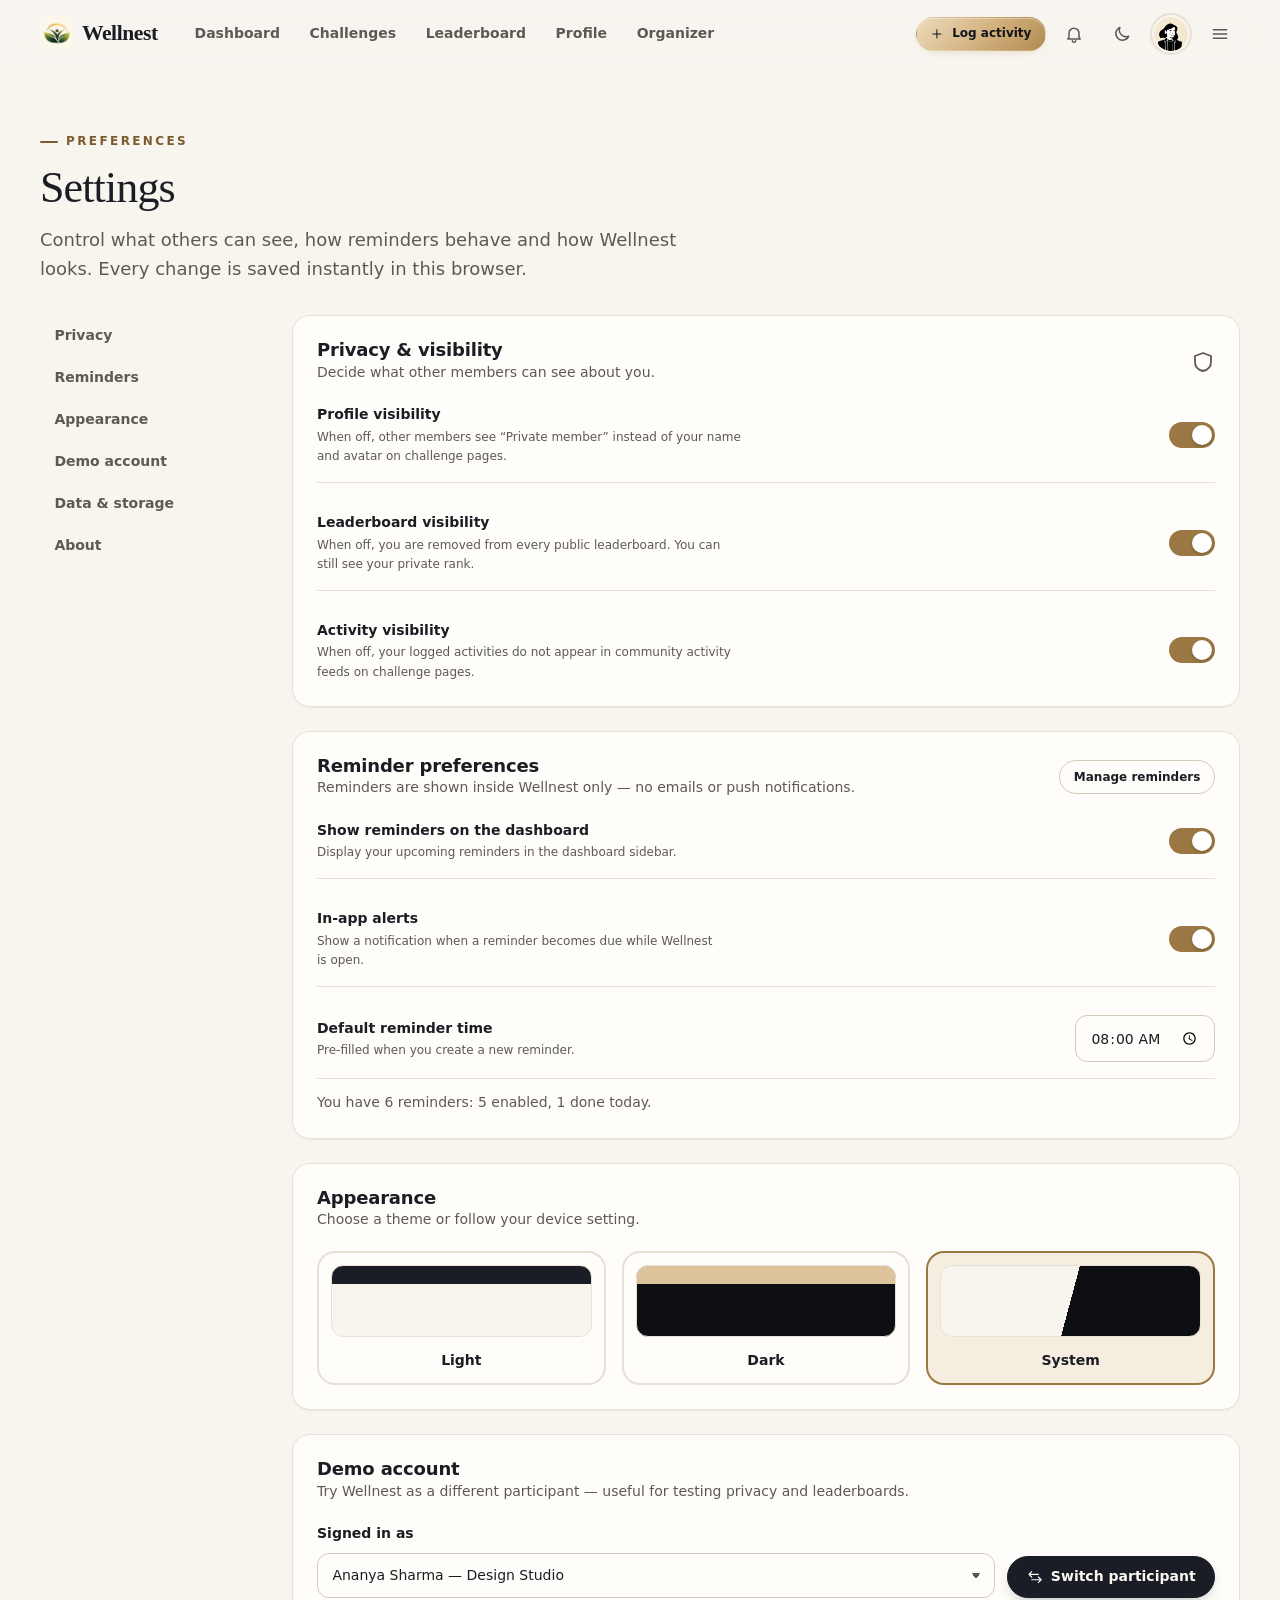
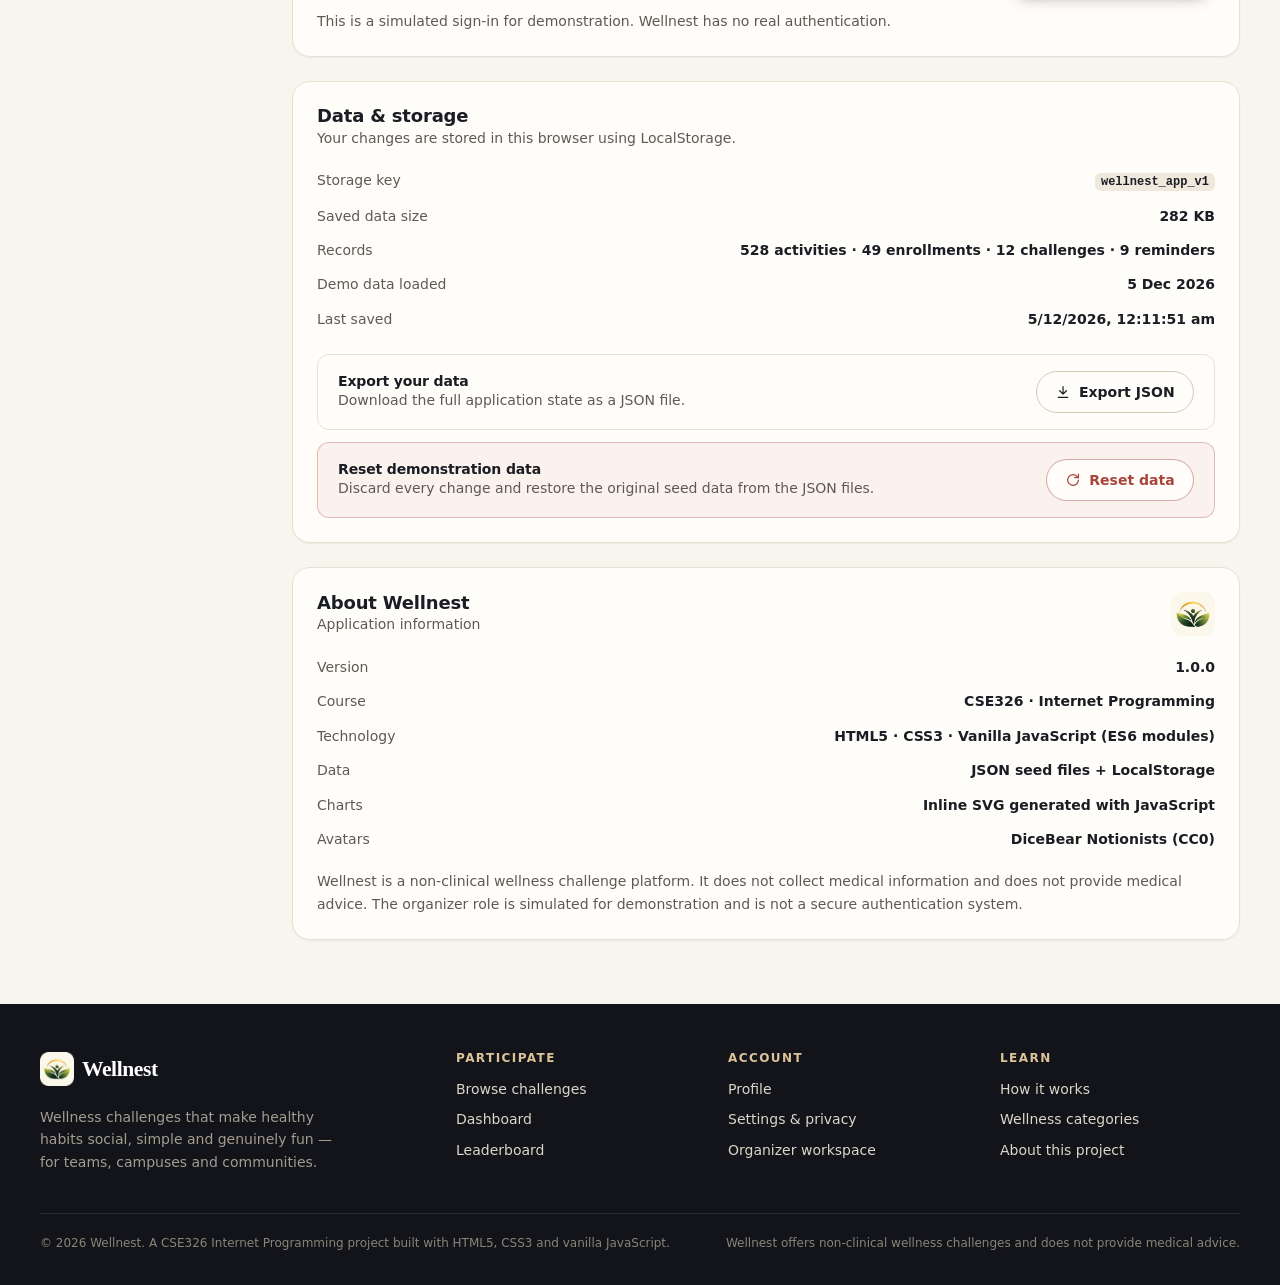
<file: settings.html>
<!DOCTYPE html>
<html lang="en">
<head>
  <meta charset="UTF-8">
  <meta name="viewport" content="width=device-width, initial-scale=1">
  <title>Settings · Wellnest</title>
  <meta name="description" content="Wellnest settings: privacy and visibility, reminder preferences, theme, demo account, data export and reset.">
  <meta name="theme-color" content="#1A1D26">
  <link rel="icon" href="favicon.ico" sizes="any">
  <link rel="icon" href="static/assets/icons/favicon-32.png" type="image/png" sizes="32x32">
  <link rel="apple-touch-icon" href="static/assets/icons/apple-touch-icon.png">
  <link rel="stylesheet" href="static/css/main.css">
  <link rel="stylesheet" href="static/css/components.css">
  <link rel="stylesheet" href="static/css/pages.css">
  <link rel="stylesheet" href="static/css/responsive.css">
  <script src="static/js/theme-init.js"></script>
  <script type="module" src="static/js/pages/settings.js"></script>
</head>
<body data-page="settings">
  <a class="skip-link" href="#main">Skip to main content</a>
  <header class="site-header" id="site-header"></header>

  <main id="main" class="site-main" tabindex="-1">
    <div class="container">
      <section class="page-intro page-intro--compact" aria-labelledby="page-title">
        <div class="page-intro__text">
          <p class="eyebrow">Preferences</p>
          <h1 id="page-title">Settings</h1>
          <p class="lead">Control what others can see, how reminders behave and how Wellnest looks. Every change is saved instantly in this browser.</p>
        </div>
      </section>

      <div class="settings-layout">
        <nav class="settings-nav" aria-label="Settings sections">
          <ul role="list">
            <li><a href="#privacy">Privacy</a></li>
            <li><a href="#reminder-preferences">Reminders</a></li>
            <li><a href="#appearance">Appearance</a></li>
            <li><a href="#demo-account">Demo account</a></li>
            <li><a href="#data">Data &amp; storage</a></li>
            <li><a href="#about">About</a></li>
          </ul>
        </nav>

        <div class="settings-content">
          <!-- Privacy -->
          <section class="panel settings-section" id="privacy" aria-labelledby="privacy-title">
            <div class="panel__header">
              <div>
                <h2 id="privacy-title">Privacy &amp; visibility</h2>
                <p>Decide what other members can see about you.</p>
              </div>
              <svg class="icon icon--lg muted" aria-hidden="true"><use href="static/assets/icons/sprite.svg#shield"></use></svg>
            </div>
            <form data-privacy-form>
              <fieldset>
                <legend class="visually-hidden">Visibility options</legend>
                <div class="setting-row">
                  <div class="setting-row__text">
                    <label for="privacy-profile">Profile visibility</label>
                    <p id="privacy-profile-desc">When off, other members see “Private member” instead of your name and avatar on challenge pages.</p>
                  </div>
                  <span class="switch"><input type="checkbox" id="privacy-profile" name="profileVisible" aria-describedby="privacy-profile-desc"><span class="switch__track"></span></span>
                </div>
                <div class="setting-row">
                  <div class="setting-row__text">
                    <label for="privacy-leaderboard">Leaderboard visibility</label>
                    <p id="privacy-leaderboard-desc">When off, you are removed from every public leaderboard. You can still see your private rank.</p>
                  </div>
                  <span class="switch"><input type="checkbox" id="privacy-leaderboard" name="leaderboardVisible" aria-describedby="privacy-leaderboard-desc"><span class="switch__track"></span></span>
                </div>
                <div class="setting-row">
                  <div class="setting-row__text">
                    <label for="privacy-activity">Activity visibility</label>
                    <p id="privacy-activity-desc">When off, your logged activities do not appear in community activity feeds on challenge pages.</p>
                  </div>
                  <span class="switch"><input type="checkbox" id="privacy-activity" name="activityVisible" aria-describedby="privacy-activity-desc"><span class="switch__track"></span></span>
                </div>
              </fieldset>
            </form>
          </section>

          <!-- Reminders -->
          <section class="panel settings-section" id="reminder-preferences" aria-labelledby="reminder-title">
            <div class="panel__header">
              <div>
                <h2 id="reminder-title">Reminder preferences</h2>
                <p>Reminders are shown inside Wellnest only — no emails or push notifications.</p>
              </div>
              <button type="button" class="btn btn--sm" data-action="manage-reminders">Manage reminders</button>
            </div>
            <form data-reminder-form novalidate>
              <fieldset>
                <legend class="visually-hidden">Reminder options</legend>
                <div class="setting-row">
                  <div class="setting-row__text">
                    <label for="pref-dashboard">Show reminders on the dashboard</label>
                    <p>Display your upcoming reminders in the dashboard sidebar.</p>
                  </div>
                  <span class="switch"><input type="checkbox" id="pref-dashboard" name="showOnDashboard"><span class="switch__track"></span></span>
                </div>
                <div class="setting-row">
                  <div class="setting-row__text">
                    <label for="pref-alerts">In-app alerts</label>
                    <p>Show a notification when a reminder becomes due while Wellnest is open.</p>
                  </div>
                  <span class="switch"><input type="checkbox" id="pref-alerts" name="inAppAlerts"><span class="switch__track"></span></span>
                </div>
                <div class="setting-row">
                  <div class="setting-row__text">
                    <label for="pref-time">Default reminder time</label>
                    <p id="pref-time-desc">Pre-filled when you create a new reminder.</p>
                  </div>
                  <div class="setting-row__control">
                    <input class="input input--narrow" type="time" id="pref-time" name="defaultTime" required aria-describedby="pref-time-desc pref-time-error">
                    <p class="field-error" id="pref-time-error" data-error-for="defaultTime"></p>
                  </div>
                </div>
                <p class="small muted" data-reminder-summary></p>
              </fieldset>
            </form>
          </section>

          <!-- Appearance -->
          <section class="panel settings-section" id="appearance" aria-labelledby="appearance-title">
            <div class="panel__header">
              <div>
                <h2 id="appearance-title">Appearance</h2>
                <p>Choose a theme or follow your device setting.</p>
              </div>
            </div>
            <form data-theme-form>
              <fieldset>
                <legend class="visually-hidden">Theme</legend>
                <div class="theme-options">
                  <label class="theme-option">
                    <input type="radio" name="theme" value="light">
                    <span class="theme-option__body"><span class="theme-preview theme-preview--light" aria-hidden="true"></span>Light</span>
                  </label>
                  <label class="theme-option">
                    <input type="radio" name="theme" value="dark">
                    <span class="theme-option__body"><span class="theme-preview theme-preview--dark" aria-hidden="true"></span>Dark</span>
                  </label>
                  <label class="theme-option">
                    <input type="radio" name="theme" value="system">
                    <span class="theme-option__body"><span class="theme-preview theme-preview--system" aria-hidden="true"></span>System</span>
                  </label>
                </div>
              </fieldset>
            </form>
          </section>

          <!-- Demo account -->
          <section class="panel settings-section" id="demo-account" aria-labelledby="demo-title">
            <div class="panel__header">
              <div>
                <h2 id="demo-title">Demo account</h2>
                <p>Try Wellnest as a different participant — useful for testing privacy and leaderboards.</p>
              </div>
            </div>
            <form class="demo-form" data-demo-form>
              <div class="field">
                <label for="demo-user">Signed in as</label>
                <select class="select" id="demo-user" name="userId"></select>
              </div>
              <button type="submit" class="btn btn--primary">
                <svg class="icon" aria-hidden="true"><use href="static/assets/icons/sprite.svg#swap"></use></svg> Switch participant
              </button>
            </form>
            <p class="small muted">This is a simulated sign-in for demonstration. Wellnest has no real authentication.</p>
          </section>

          <!-- Data -->
          <section class="panel settings-section" id="data" aria-labelledby="data-title">
            <div class="panel__header">
              <div>
                <h2 id="data-title">Data &amp; storage</h2>
                <p>Your changes are stored in this browser using LocalStorage.</p>
              </div>
            </div>
            <dl class="kv" data-storage-info></dl>
            <div class="data-actions">
              <div class="data-action">
                <div>
                  <h3>Export your data</h3>
                  <p class="small muted">Download the full application state as a JSON file.</p>
                </div>
                <button type="button" class="btn" data-export>
                  <svg class="icon" aria-hidden="true"><use href="static/assets/icons/sprite.svg#download"></use></svg> Export JSON
                </button>
              </div>
              <div class="data-action data-action--danger">
                <div>
                  <h3>Reset demonstration data</h3>
                  <p class="small muted">Discard every change and restore the original seed data from the JSON files.</p>
                </div>
                <button type="button" class="btn btn--danger-outline" data-reset>
                  <svg class="icon" aria-hidden="true"><use href="static/assets/icons/sprite.svg#refresh"></use></svg> Reset data
                </button>
              </div>
            </div>
          </section>

          <!-- About -->
          <section class="panel settings-section" id="about" aria-labelledby="about-title">
            <div class="panel__header">
              <div>
                <h2 id="about-title">About Wellnest</h2>
                <p>Application information</p>
              </div>
              <img src="static/assets/images/logo-mark.webp" alt="" width="44" height="44">
            </div>
            <dl class="kv">
              <div><dt>Version</dt><dd>1.0.0</dd></div>
              <div><dt>Course</dt><dd>CSE326 · Internet Programming</dd></div>
              <div><dt>Technology</dt><dd>HTML5 · CSS3 · Vanilla JavaScript (ES6 modules)</dd></div>
              <div><dt>Data</dt><dd>JSON seed files + LocalStorage</dd></div>
              <div><dt>Charts</dt><dd>Inline SVG generated with JavaScript</dd></div>
              <div><dt>Avatars</dt><dd>DiceBear Notionists (CC0)</dd></div>
            </dl>
            <p class="small muted about-note">Wellnest is a non-clinical wellness challenge platform. It does not collect medical information and does not provide medical advice. The organizer role is simulated for demonstration and is not a secure authentication system.</p>
          </section>
        </div>
      </div>
    </div>
  </main>

  <footer class="site-footer" id="site-footer"></footer>
  <div id="sr-announcer" class="visually-hidden" aria-live="polite" aria-atomic="true"></div>
</body>
</html>
</file>
<file: static/css/main.css>
/* ==========================================================================
   Wellnest — main.css
   Design tokens, reset, base typography, layout primitives, header & footer.
   ========================================================================== */

/* ---------- 1. Design tokens (CSS custom properties) ----------
   Palette: midnight ink, warm ivory and champagne gold,
   with muted clay and stone as supporting neutrals. */
:root {
  /* Midnight ink — primary brand colour */
  --ink-950: #0b0c10;
  --ink-900: #12141a;
  --ink-800: #1a1d26;
  --ink-700: #272b37;
  --ink-600: #3a3f4f;
  --ink-500: #5a6072;

  /* Champagne gold — accent */
  --gold-700: #7a5c2e;
  --gold-600: #9a7743;
  --gold-500: #b8925a;
  --gold-400: #c9a874;
  --gold-300: #dcc39a;
  --gold-200: #ebdcc0;
  --gold-100: #f6efe2;

  /* Clay & stone — supporting neutrals */
  --clay-400: #c4907c;
  --clay-200: #ecd5ca;
  --clay-100: #f7ece6;
  --stone-400: #a39b8e;
  --stone-300: #c9c1b4;
  --stone-200: #e4ded3;
  --stone-100: #f1ece4;
  --ivory: #faf7f2;
  --ink-text: #1b1d24;

  /* Signature gradients */
  --gradient-ink: linear-gradient(140deg, #1a1d26 0%, #2b2f3d 100%);
  --gradient-gold: linear-gradient(135deg, #ecdcbc 0%, #d2b07c 55%, #b08a52 100%);

  /* Category colours — muted jewel tones */
  --cat-movement: #b0603f;
  --cat-hydration: #3f6f8c;
  --cat-mindfulness: #75628f;
  --cat-healthy-habits: #5b7a55;
  --cat-daily-wellness: #9a752b;

  /* Semantic tokens — light theme */
  --color-bg: #f8f5ef;
  --color-bg-alt: #f2ede4;
  --color-surface: #fffdf9;
  --color-surface-2: #f6f2ea;
  --color-surface-3: #eee8dd;
  --color-elevated: #fffdf9;
  --color-text: var(--ink-text);
  --color-text-muted: #5d5a54;
  --color-text-subtle: #75716a;
  --color-border: #e7e0d4;
  --color-border-strong: #d4cab9;
  --color-primary: var(--ink-800);
  --color-primary-hover: var(--ink-700);
  --color-on-primary: #fbf8f2;
  --color-accent: var(--gold-300);
  --color-on-accent: var(--ink-900);
  --color-highlight: #f5eddf;
  --color-link: var(--gold-700);
  --color-success: #3f7a57;
  --color-success-bg: #e7f0e9;
  --color-warning: #8f6418;
  --color-warning-bg: #f7eed9;
  --color-danger: #a8443a;
  --color-danger-bg: #f8e6e2;
  --color-info: #3d6680;
  --color-info-bg: #e5edf2;
  --color-focus: var(--gold-600);
  --color-overlay: rgba(11, 12, 16, 0.5);
  --chart-grid: #ebe4d8;

  /* Typography */
  --font-sans: ui-sans-serif, system-ui, -apple-system, "Segoe UI", Roboto, "Helvetica Neue", Arial, sans-serif;
  --font-display: "Iowan Old Style", "Palatino Linotype", Palatino, "Book Antiqua", ui-serif, Georgia, serif;
  --font-mono: ui-monospace, "SF Mono", Menlo, Consolas, monospace;
  --text-xs: 0.75rem;
  --text-sm: 0.875rem;
  --text-base: 1rem;
  --text-md: 1.125rem;
  --text-lg: 1.25rem;
  --text-xl: 1.5rem;
  --text-2xl: clamp(1.6rem, 1.3rem + 1.2vw, 2rem);
  --text-3xl: clamp(2rem, 1.5rem + 2vw, 2.75rem);
  --text-hero: clamp(2.5rem, 1.6rem + 4vw, 4.4rem);
  --leading-tight: 1.15;
  --leading-normal: 1.6;

  /* Spacing scale */
  --space-1: 0.25rem;
  --space-2: 0.5rem;
  --space-3: 0.75rem;
  --space-4: 1rem;
  --space-5: 1.25rem;
  --space-6: 1.5rem;
  --space-8: 2rem;
  --space-10: 2.5rem;
  --space-12: 3rem;
  --space-16: 4rem;
  --space-20: 5rem;

  /* Shape & depth — soft, warm-toned shadows */
  --radius-sm: 8px;
  --radius-md: 12px;
  --radius-lg: 18px;
  --radius-xl: 26px;
  --radius-pill: 999px;
  --shadow-xs: 0 1px 2px rgba(26, 29, 38, 0.05);
  --shadow-sm: 0 1px 3px rgba(26, 29, 38, 0.05), 0 6px 16px rgba(60, 46, 26, 0.04);
  --shadow-md: 0 4px 12px rgba(26, 29, 38, 0.05), 0 16px 40px rgba(60, 46, 26, 0.08);
  --shadow-lg: 0 14px 30px rgba(26, 29, 38, 0.08), 0 34px 80px rgba(60, 46, 26, 0.14);

  /* Motion */
  --ease-out: cubic-bezier(0.22, 1, 0.36, 1);
  --duration-fast: 140ms;
  --duration: 240ms;
  --duration-slow: 420ms;

  /* Layout */
  --container: 1200px;
  --header-height: 68px;
  --gutter: clamp(1rem, 0.5rem + 2vw, 2rem);

  color-scheme: light;
}

/* Dark theme tokens: applied explicitly ... */
:root[data-theme="dark"] {
  --color-bg: #0e0f13;
  --color-bg-alt: #121318;
  --color-surface: #16181e;
  --color-surface-2: #1b1d24;
  --color-surface-3: #23252e;
  --color-elevated: #1c1e26;
  --color-text: #efe9de;
  --color-text-muted: #aba497;
  --color-text-subtle: #8c8579;
  --color-border: #2a2c35;
  --color-border-strong: #3a3c47;
  --color-primary: var(--gold-300);
  --color-primary-hover: var(--gold-200);
  --color-on-primary: var(--ink-950);
  --color-accent: var(--gold-300);
  --color-on-accent: var(--ink-950);
  --color-highlight: #252119;
  --color-link: var(--gold-300);
  --color-success: #8cc7a0;
  --color-success-bg: #17271e;
  --color-warning: #e2bb72;
  --color-warning-bg: #2e2515;
  --color-danger: #e8958a;
  --color-danger-bg: #33191a;
  --color-info: #93bcd6;
  --color-info-bg: #152431;
  --color-focus: var(--gold-300);
  --color-overlay: rgba(0, 0, 0, 0.65);
  --chart-grid: #262833;
  --cat-movement: #d98a69;
  --cat-hydration: #7fb0cc;
  --cat-mindfulness: #a895c4;
  --cat-healthy-habits: #95b58c;
  --cat-daily-wellness: #d4ad5e;
  --shadow-xs: 0 1px 2px rgba(0, 0, 0, 0.3);
  --shadow-sm: 0 1px 3px rgba(0, 0, 0, 0.35);
  --shadow-md: 0 10px 28px rgba(0, 0, 0, 0.4);
  --shadow-lg: 0 28px 70px rgba(0, 0, 0, 0.55);
  color-scheme: dark;
}

/* ... or automatically (before JavaScript runs) when the OS is dark */
@media (prefers-color-scheme: dark) {
  :root:not([data-theme="light"]):not([data-theme="dark"]) {
    --color-bg: #0e0f13;
    --color-bg-alt: #121318;
    --color-surface: #16181e;
    --color-surface-2: #1b1d24;
    --color-surface-3: #23252e;
    --color-elevated: #1c1e26;
    --color-text: #efe9de;
    --color-text-muted: #aba497;
    --color-text-subtle: #8c8579;
    --color-border: #2a2c35;
    --color-border-strong: #3a3c47;
    --color-primary: var(--gold-300);
    --color-primary-hover: var(--gold-200);
    --color-on-primary: var(--ink-950);
    --color-accent: var(--gold-300);
    --color-on-accent: var(--ink-950);
    --color-highlight: #252119;
    --color-link: var(--gold-300);
    --color-success: #8cc7a0;
    --color-success-bg: #17271e;
    --color-warning: #e2bb72;
    --color-warning-bg: #2e2515;
    --color-danger: #e8958a;
    --color-danger-bg: #33191a;
    --color-info: #93bcd6;
    --color-info-bg: #152431;
    --color-focus: var(--gold-300);
    --color-overlay: rgba(0, 0, 0, 0.65);
    --chart-grid: #262833;
    --cat-movement: #d98a69;
    --cat-hydration: #7fb0cc;
    --cat-mindfulness: #a895c4;
    --cat-healthy-habits: #95b58c;
    --cat-daily-wellness: #d4ad5e;
    --shadow-xs: 0 1px 2px rgba(0, 0, 0, 0.3);
    --shadow-sm: 0 1px 3px rgba(0, 0, 0, 0.35);
    --shadow-md: 0 10px 28px rgba(0, 0, 0, 0.4);
    --shadow-lg: 0 28px 70px rgba(0, 0, 0, 0.55);
    color-scheme: dark;
}
}

/* ---------- 2. Reset & base ---------- */
*,
*::before,
*::after {
  box-sizing: border-box;
}

* {
  margin: 0;
}

html {
  -webkit-text-size-adjust: 100%;
  scroll-behavior: smooth;
  scroll-padding-top: calc(var(--header-height) + 1rem);
}

body {
  min-height: 100vh;
  display: flex;
  flex-direction: column;
  background-color: var(--color-bg);
  color: var(--color-text);
  font-family: var(--font-sans);
  font-size: var(--text-base);
  line-height: var(--leading-normal);
  -webkit-font-smoothing: antialiased;
  text-rendering: optimizeLegibility;
}

/* Native controls (checkboxes, radios, range, date pickers) and scrollbars
   follow the brand palette in both themes. */
:root {
  accent-color: var(--gold-600);
  scrollbar-color: var(--color-border-strong) transparent;
}

:root[data-theme="dark"] {
  accent-color: var(--gold-300);
}

/* While the theme is being switched, every transition is paused for one frame
   so the whole page changes at once instead of components fading at
   different speeds. */
.theme-switching,
.theme-switching *,
.theme-switching *::before,
.theme-switching *::after {
  transition: none !important;
}

img,
svg,
picture {
  display: block;
  max-width: 100%;
}

img {
  height: auto;
}

input,
button,
textarea,
select {
  font: inherit;
  color: inherit;
}

button {
  cursor: pointer;
  background: none;
  border: 0;
}

button:disabled {
  cursor: not-allowed;
}

a {
  color: var(--color-link);
  text-decoration-thickness: 1px;
  text-underline-offset: 3px;
}

a:hover {
  text-decoration-thickness: 2px;
}

ul[role="list"],
ol[role="list"] {
  list-style: none;
  padding: 0;
}

table {
  border-collapse: collapse;
  width: 100%;
}

::selection {
  background: var(--gold-300);
  color: var(--ink-900);
}

/* Visible, consistent keyboard focus */
:focus-visible {
  outline: 3px solid var(--color-focus);
  outline-offset: 2px;
  border-radius: 6px;
}

:focus:not(:focus-visible) {
  outline: none;
}

/* ---------- 3. Typography ---------- */
h1,
h2,
h3,
h4 {
  line-height: var(--leading-tight);
  color: var(--color-text);
  text-wrap: balance;
}

h1,
h2,
.display {
  font-family: var(--font-display);
  font-weight: 500;
  letter-spacing: -0.02em;
}

h1 {
  font-size: var(--text-3xl);
}

h2 {
  font-size: var(--text-2xl);
}

h3 {
  font-size: var(--text-lg);
  font-weight: 650;
  letter-spacing: -0.01em;
}

h4 {
  font-size: var(--text-base);
  font-weight: 650;
}

p {
  text-wrap: pretty;
}

.eyebrow {
  display: inline-flex;
  align-items: center;
  gap: var(--space-2);
  font-size: var(--text-xs);
  font-weight: 700;
  letter-spacing: 0.2em;
  text-transform: uppercase;
  color: var(--color-link);
}

.eyebrow::before {
  content: "";
  width: 18px;
  height: 2px;
  border-radius: 2px;
  background: currentColor;
}

.lead {
  font-size: var(--text-md);
  color: var(--color-text-muted);
  max-width: 60ch;
}

.muted {
  color: var(--color-text-muted);
}

.small {
  font-size: var(--text-sm);
}

.tabular {
  font-variant-numeric: tabular-nums;
}

/* ---------- 4. Layout primitives ---------- */
.container {
  width: min(100% - 2 * var(--gutter), var(--container));
  margin-inline: auto;
}

.site-main {
  flex: 1;
  padding-block: var(--space-8) var(--space-16);
}

.site-main--flush {
  padding-top: 0;
}

.section {
  padding-block: var(--space-16);
}

.section-header {
  display: flex;
  flex-wrap: wrap;
  align-items: flex-end;
  justify-content: space-between;
  gap: var(--space-4);
  margin-bottom: var(--space-6);
}

.section-header > div {
  display: grid;
  gap: var(--space-2);
}

.section-title {
  font-size: var(--text-xl);
  font-family: var(--font-display);
  font-weight: 600;
}

.stack {
  display: grid;
  gap: var(--space-4);
}

.cluster {
  display: flex;
  flex-wrap: wrap;
  align-items: center;
  gap: var(--space-3);
}

.split {
  display: flex;
  align-items: center;
  justify-content: space-between;
  gap: var(--space-4);
}

.visually-hidden {
  position: absolute !important;
  width: 1px;
  height: 1px;
  padding: 0;
  margin: -1px;
  overflow: hidden;
  clip: rect(0 0 0 0);
  white-space: nowrap;
  border: 0;
}

.skip-link {
  position: absolute;
  left: var(--space-4);
  top: -100px;
  z-index: 1000;
  padding: var(--space-2) var(--space-4);
  border-radius: var(--radius-sm);
  background: var(--color-primary);
  color: var(--color-on-primary);
  font-weight: 600;
  transition: top var(--duration-fast) ease;
}

.skip-link:focus {
  top: var(--space-3);
}

[hidden] {
  display: none !important;
}

/* ---------- 5. Site header & navigation ---------- */
.site-header {
  position: sticky;
  top: 0;
  z-index: 100;
  height: var(--header-height);
  background: color-mix(in srgb, var(--color-bg) 82%, transparent);
  backdrop-filter: saturate(160%) blur(14px);
  -webkit-backdrop-filter: saturate(160%) blur(14px);
  border-bottom: 1px solid transparent;
  transition: border-color var(--duration) ease, box-shadow var(--duration) ease;
}

.site-header.is-scrolled {
  border-bottom-color: var(--color-border);
  box-shadow: var(--shadow-xs);
}

.header-inner {
  height: 100%;
  display: flex;
  align-items: center;
  gap: var(--space-6);
}

.brand {
  display: inline-flex;
  align-items: center;
  gap: var(--space-2);
  color: var(--color-text);
  text-decoration: none;
  font-family: var(--font-display);
  font-size: 1.35rem;
  font-weight: 650;
  letter-spacing: -0.02em;
  flex-shrink: 0;
}

.brand img {
  width: 34px;
  height: 34px;
}

.brand:hover {
  text-decoration: none;
}

.primary-nav {
  flex: 1;
}

.nav-list {
  display: flex;
  align-items: center;
  gap: var(--space-1);
  list-style: none;
  padding: 0;
}

.nav-link {
  position: relative;
  display: inline-flex;
  align-items: center;
  gap: var(--space-2);
  padding: 0.5rem 0.8rem;
  border-radius: var(--radius-pill);
  color: var(--color-text-muted);
  font-size: var(--text-sm);
  font-weight: 600;
  text-decoration: none;
  transition: color var(--duration-fast) ease, background-color var(--duration-fast) ease;
}

.nav-link:hover {
  color: var(--color-text);
  background: var(--color-surface-3);
  text-decoration: none;
}

.nav-link[aria-current="page"] {
  color: var(--color-text);
  background: var(--color-highlight);
}

.nav-link[aria-current="page"]::after {
  content: "";
  position: absolute;
  left: 50%;
  bottom: 2px;
  width: 4px;
  height: 4px;
  border-radius: 50%;
  background: var(--color-link);
  transform: translateX(-50%);
}

.nav-link .icon {
  display: none;
}

.header-actions {
  display: flex;
  align-items: center;
  gap: var(--space-2);
  margin-left: auto;
}

.header-avatar {
  display: inline-flex;
  border-radius: 50%;
  padding: 2px;
  border: 2px solid var(--color-border);
  transition: border-color var(--duration-fast) ease;
}

.header-avatar:hover {
  border-color: var(--gold-300);
}

.header-avatar img {
  width: 34px;
  height: 34px;
  border-radius: 50%;
}

.role-switch {
  display: inline-flex;
  padding: 3px;
  border-radius: var(--radius-pill);
  background: var(--color-surface-3);
  font-size: var(--text-xs);
  font-weight: 700;
}

.role-switch a {
  padding: 0.35rem 0.75rem;
  border-radius: var(--radius-pill);
  color: var(--color-text-muted);
  text-decoration: none;
}

.role-switch a[aria-current="true"] {
  background: var(--color-surface);
  color: var(--color-text);
  box-shadow: var(--shadow-xs);
}

.menu-toggle {
  display: none;
}

/* Mobile drawer (activated in responsive.css) */
.mobile-drawer {
  position: fixed;
  inset: 0;
  z-index: 300;
  display: none;
}

.mobile-drawer.is-open {
  display: block;
}

.mobile-drawer__backdrop {
  position: absolute;
  inset: 0;
  background: var(--color-overlay);
  animation: fade-in var(--duration) ease;
}

.mobile-drawer__panel {
  position: absolute;
  top: 0;
  right: 0;
  bottom: 0;
  width: min(86vw, 340px);
  display: flex;
  flex-direction: column;
  gap: var(--space-4);
  padding: var(--space-5);
  overflow-y: auto;
  background: var(--color-surface);
  box-shadow: var(--shadow-lg);
  animation: slide-in-right var(--duration-slow) var(--ease-out);
}

.mobile-drawer__list {
  display: grid;
  gap: var(--space-1);
  list-style: none;
  padding: 0;
}

.mobile-drawer__list .nav-link {
  width: 100%;
  padding: 0.8rem 1rem;
  font-size: var(--text-base);
  border-radius: var(--radius-md);
}

.mobile-drawer__list .nav-link .icon {
  display: block;
}

.mobile-drawer__list .nav-link[aria-current="page"]::after {
  display: none;
}

/* Bottom tab bar for app pages on small screens */
.tab-bar {
  display: none;
}

/* ---------- 6. Footer ---------- */
.site-footer {
  margin-top: auto;
  padding-block: var(--space-12) var(--space-8);
  background: var(--ink-900);
  color: #dcd6ca;
}

.site-footer a {
  color: #dcd6ca;
  text-decoration: none;
}

.site-footer a:hover {
  color: var(--gold-300);
  text-decoration: underline;
}

.footer-grid {
  display: grid;
  grid-template-columns: 1.6fr repeat(3, 1fr);
  gap: var(--space-8);
}

.footer-brand p {
  margin-top: var(--space-3);
  max-width: 34ch;
  color: #a39c8f;
  font-size: var(--text-sm);
}

.footer-brand .brand {
  color: #fff;
}

.footer-col h2 {
  margin-bottom: var(--space-3);
  font-family: var(--font-sans);
  font-size: var(--text-xs);
  font-weight: 700;
  letter-spacing: 0.12em;
  text-transform: uppercase;
  color: var(--gold-300);
}

.footer-col ul {
  display: grid;
  gap: var(--space-2);
  list-style: none;
  padding: 0;
  font-size: var(--text-sm);
}

.footer-bottom {
  display: flex;
  flex-wrap: wrap;
  justify-content: space-between;
  gap: var(--space-3);
  margin-top: var(--space-10);
  padding-top: var(--space-5);
  border-top: 1px solid rgba(255, 255, 255, 0.1);
  font-size: var(--text-xs);
  color: #8a8478;
}

/* ---------- 7. Keyframes ---------- */
@keyframes fade-in {
  from { opacity: 0; }
  to { opacity: 1; }
}

@keyframes rise-in {
  from { opacity: 0; transform: translateY(12px); }
  to { opacity: 1; transform: translateY(0); }
}

@keyframes scale-in {
  from { opacity: 0; transform: translateY(8px) scale(0.97); }
  to { opacity: 1; transform: translateY(0) scale(1); }
}

@keyframes slide-in-right {
  from { transform: translateX(100%); }
  to { transform: translateX(0); }
}

@keyframes shimmer {
  from { background-position: -400px 0; }
  to { background-position: 400px 0; }
}

@keyframes float {
  0%, 100% { transform: translateY(0); }
  50% { transform: translateY(-8px); }
}

@keyframes pulse-ring {
  0% { box-shadow: 0 0 0 0 rgba(201, 168, 116, 0.55); }
  100% { box-shadow: 0 0 0 12px rgba(201, 168, 116, 0); }
}

/* Page entrance */
.reveal {
  animation: rise-in var(--duration-slow) var(--ease-out) both;
}
</file>
<file: static/css/components.css>
/* ==========================================================================
   Wellnest — components.css
   Reusable UI components: buttons, surfaces, forms, modal, toast, tabs,
   progress, tables, challenge cards, badges, charts, empty/loading states.
   ========================================================================== */

/* ---------- Icons ---------- */
.icon {
  display: inline-block;
  width: 1.15em;
  height: 1.15em;
  flex-shrink: 0;
  vertical-align: -0.2em;
}

.icon--lg {
  width: 1.5rem;
  height: 1.5rem;
}

/* ---------- Buttons ---------- */
.btn {
  --btn-bg: var(--color-surface);
  --btn-fg: var(--color-text);
  --btn-border: var(--color-border-strong);
  display: inline-flex;
  align-items: center;
  justify-content: center;
  gap: var(--space-2);
  min-height: 42px;
  padding: 0.6rem 1.15rem;
  border: 1px solid var(--btn-border);
  border-radius: var(--radius-pill);
  background: var(--btn-bg);
  color: var(--btn-fg);
  font-size: var(--text-sm);
  font-weight: 650;
  line-height: 1.2;
  text-decoration: none;
  white-space: nowrap;
  transition: background-color var(--duration-fast) ease, border-color var(--duration-fast) ease,
    transform var(--duration-fast) ease, box-shadow var(--duration-fast) ease, color var(--duration-fast) ease;
}

.btn:hover {
  text-decoration: none;
  border-color: var(--color-text-subtle);
}

.btn:active:not(:disabled) {
  transform: translateY(1px) scale(0.99);
}

.btn:disabled,
.btn[aria-disabled="true"] {
  opacity: 0.55;
}

.btn--primary {
  --btn-bg: var(--color-primary);
  --btn-fg: var(--color-on-primary);
  --btn-border: var(--color-primary);
  box-shadow: 0 6px 16px -8px rgba(26, 29, 38, 0.45);
}

.btn--primary:hover {
  --btn-bg: var(--color-primary-hover);
  --btn-border: var(--color-primary-hover);
}

.btn--accent {
  --btn-bg: var(--gold-300);
  --btn-fg: var(--ink-900);
  --btn-border: transparent;
  background-image: var(--gradient-gold);
  box-shadow: inset 0 1px 0 rgba(255, 255, 255, 0.35), 0 4px 12px -8px rgba(154, 119, 67, 0.55);
}

.btn--accent:hover {
  --btn-border: transparent;
  filter: brightness(1.05) saturate(1.05);
}

.btn--ghost {
  --btn-bg: transparent;
  --btn-border: transparent;
}

.btn--ghost:hover {
  --btn-bg: var(--color-surface-3);
  --btn-border: transparent;
}

.btn--danger {
  --btn-bg: var(--color-danger);
  --btn-fg: #fff;
  --btn-border: var(--color-danger);
}

.btn--danger-outline {
  --btn-fg: var(--color-danger);
  --btn-border: color-mix(in srgb, var(--color-danger) 45%, transparent);
}

.btn--sm {
  min-height: 34px;
  padding: 0.4rem 0.85rem;
  font-size: var(--text-xs);
}

.btn--lg {
  min-height: 52px;
  padding: 0.8rem 1.6rem;
  font-size: var(--text-base);
}

.btn--block {
  width: 100%;
}

.icon-btn {
  position: relative;
  display: inline-grid;
  place-items: center;
  width: 40px;
  height: 40px;
  border-radius: 50%;
  color: var(--color-text-muted);
  transition: background-color var(--duration-fast) ease, color var(--duration-fast) ease;
}

.icon-btn:hover {
  background: var(--color-surface-3);
  color: var(--color-text);
}

.icon-btn .icon {
  width: 20px;
  height: 20px;
}

.icon-btn--sm {
  width: 32px;
  height: 32px;
}

.icon-btn--sm .icon {
  width: 16px;
  height: 16px;
}

.count-dot {
  position: absolute;
  top: 4px;
  right: 3px;
  min-width: 17px;
  height: 17px;
  padding: 0 4px;
  border-radius: var(--radius-pill);
  background: var(--color-danger);
  color: #fff;
  font-size: 10px;
  font-weight: 700;
  line-height: 17px;
  text-align: center;
}

.link-btn {
  display: inline-flex;
  align-items: center;
  gap: var(--space-1);
  color: var(--color-link);
  font-size: var(--text-sm);
  font-weight: 650;
  text-decoration: none;
}

.link-btn:hover {
  text-decoration: underline;
}

.link-btn .icon {
  transition: transform var(--duration-fast) ease;
}

.link-btn:hover .icon {
  transform: translateX(3px);
}

/* ---------- Surfaces ---------- */
.panel {
  position: relative;
  padding: var(--space-6);
  border: 1px solid var(--color-border);
  border-radius: var(--radius-lg);
  background: var(--color-surface);
  box-shadow: var(--shadow-xs);
}

.panel--flat {
  box-shadow: none;
  background: var(--color-surface-2);
  border-color: transparent;
}

.panel--tinted {
  background: linear-gradient(160deg, var(--color-highlight), var(--color-surface) 70%);
}

.panel__header {
  display: flex;
  align-items: center;
  justify-content: space-between;
  gap: var(--space-3);
  margin-bottom: var(--space-5);
}

.panel__header h2,
.panel__header h3 {
  font-family: var(--font-sans);
  font-size: var(--text-md);
  font-weight: 700;
  letter-spacing: -0.01em;
}

.panel__header p {
  font-size: var(--text-sm);
  color: var(--color-text-muted);
}

.divider {
  height: 1px;
  border: 0;
  background: var(--color-border);
  margin-block: var(--space-5);
}

/* ---------- Pills, tags & status ---------- */
.pill {
  display: inline-flex;
  align-items: center;
  gap: 0.35rem;
  padding: 0.25rem 0.65rem;
  border-radius: var(--radius-pill);
  background: var(--color-surface-3);
  color: var(--color-text-muted);
  font-size: var(--text-xs);
  font-weight: 650;
  line-height: 1.3;
  white-space: nowrap;
}

.pill .icon {
  width: 13px;
  height: 13px;
}

/* Category pills use attribute selectors to pick their colour */
.pill[data-category] {
  --cat: var(--color-text-muted);
  color: var(--cat);
  background: color-mix(in srgb, var(--cat) 13%, transparent);
}

[data-category="movement"] { --cat: var(--cat-movement); }
[data-category="hydration"] { --cat: var(--cat-hydration); }
[data-category="mindfulness"] { --cat: var(--cat-mindfulness); }
[data-category="healthy-habits"] { --cat: var(--cat-healthy-habits); }
[data-category="daily-wellness"] { --cat: var(--cat-daily-wellness); }

.status {
  display: inline-flex;
  align-items: center;
  gap: 0.4rem;
  padding: 0.25rem 0.65rem;
  border-radius: var(--radius-pill);
  font-size: var(--text-xs);
  font-weight: 700;
  text-transform: capitalize;
  white-space: nowrap;
  background: var(--color-surface-3);
  color: var(--color-text-muted);
}

.status::before {
  content: "";
  width: 7px;
  height: 7px;
  border-radius: 50%;
  background: currentColor;
}

.status[data-status="active"] { background: var(--color-success-bg); color: var(--color-success); }
.status[data-status="upcoming"] { background: var(--color-info-bg); color: var(--color-info); }
.status[data-status="paused"] { background: var(--color-warning-bg); color: var(--color-warning); }
.status[data-status="completed"] { background: var(--color-highlight); color: var(--color-link); }
.status[data-status="archived"] { background: var(--color-surface-3); color: var(--color-text-subtle); }
.status[data-status="draft"] { background: var(--clay-100); color: #94533c; }
.status[data-status="joined"] { background: var(--gold-100); color: var(--ink-700); }
.status[data-status="left"] { background: var(--color-surface-3); color: var(--color-text-subtle); }
.status[data-status="joined"]::before,
.status:has(.icon)::before { display: none; }

:root[data-theme="dark"] .status[data-status="draft"] { background: #33231c; color: #e4b29e; }
:root[data-theme="dark"] .status[data-status="joined"] { background: #2b2518; color: var(--gold-300); }

/* ---------- Avatars ---------- */
.avatar {
  width: 40px;
  height: 40px;
  border-radius: 50%;
  flex-shrink: 0;
  background: var(--color-surface-3);
  object-fit: cover;
}

.avatar--xs { width: 26px; height: 26px; }
.avatar--sm { width: 32px; height: 32px; }
.avatar--lg { width: 56px; height: 56px; }
.avatar--xl { width: 96px; height: 96px; }

.avatar-stack {
  display: flex;
  align-items: center;
}

.avatar-stack .avatar {
  border: 2px solid var(--color-surface);
  margin-left: -10px;
}

.avatar-stack .avatar:first-child {
  margin-left: 0;
}

.avatar-stack__more {
  display: grid;
  place-items: center;
  margin-left: -10px;
  width: 32px;
  height: 32px;
  border-radius: 50%;
  border: 2px solid var(--color-surface);
  background: var(--color-highlight);
  color: var(--color-link);
  font-size: 11px;
  font-weight: 700;
}

.person {
  display: flex;
  align-items: center;
  gap: var(--space-3);
  min-width: 0;
}

.person__name {
  font-weight: 650;
  line-height: 1.25;
}

.person__meta {
  font-size: var(--text-xs);
  color: var(--color-text-muted);
}

/* ---------- Stat tiles ---------- */
.stat-grid {
  display: grid;
  grid-template-columns: repeat(4, minmax(0, 1fr));
  gap: var(--space-4);
}

.stat {
  position: relative;
  display: grid;
  gap: var(--space-1);
  padding: var(--space-5);
  border: 1px solid var(--color-border);
  border-radius: var(--radius-lg);
  background: var(--color-surface);
  overflow: hidden;
}

.stat__icon {
  display: grid;
  place-items: center;
  width: 38px;
  height: 38px;
  margin-bottom: var(--space-2);
  border-radius: 12px;
  background: var(--color-highlight);
  color: var(--color-link);
}

.stat__value {
  font-family: var(--font-display);
  font-size: 2rem;
  font-weight: 600;
  line-height: 1.1;
  font-variant-numeric: tabular-nums;
}

.stat__label {
  font-size: var(--text-sm);
  font-weight: 600;
  color: var(--color-text-muted);
}

.stat__meta {
  font-size: var(--text-xs);
  color: var(--color-text-subtle);
}

.stat--feature {
  background: var(--gradient-ink);
  border-color: transparent;
  color: #fff;
}

.stat--feature .stat__label,
.stat--feature .stat__meta {
  color: #cbc4b7;
}

.stat--feature .stat__icon {
  background: rgba(220, 195, 154, 0.16);
  color: var(--gold-300);
}

/* Highlighted tile: a crisp champagne hairline along the top edge and a soft
   inner highlight, instead of a blurred glow. */
.stat--feature {
  box-shadow: inset 0 1px 0 rgba(255, 255, 255, 0.06), var(--shadow-sm);
}

.stat--feature::after {
  content: "";
  position: absolute;
  inset: 0 0 auto;
  height: 2px;
  background: var(--gradient-gold);
}

.trend {
  display: inline-flex;
  align-items: center;
  gap: 2px;
  font-size: var(--text-xs);
  font-weight: 700;
}

.trend--up { color: var(--color-success); }
.trend--down { color: var(--color-danger); }
.trend--flat { color: var(--color-text-subtle); }
.stat--feature .trend--up { color: var(--gold-300); }

/* ---------- Progress ----------
   Native <progress> elements styled with vendor pseudo-elements. */
.progress {
  --bar: var(--ink-700);
  display: block;
  width: 100%;
  height: 8px;
  border: 0;
  border-radius: var(--radius-pill);
  background: var(--color-surface-3);
  color: var(--bar);
  overflow: hidden;
  appearance: none;
  -webkit-appearance: none;
}

.progress::-webkit-progress-bar {
  background: var(--color-surface-3);
  border-radius: var(--radius-pill);
}

.progress::-webkit-progress-value {
  background: linear-gradient(90deg, var(--bar), color-mix(in srgb, var(--bar) 55%, var(--gold-300)));
  border-radius: var(--radius-pill);
  transition: width var(--duration-slow) var(--ease-out);
}

.progress::-moz-progress-bar {
  background: linear-gradient(90deg, var(--bar), color-mix(in srgb, var(--bar) 55%, var(--gold-300)));
  border-radius: var(--radius-pill);
}

.progress--lg {
  height: 12px;
}

.progress[data-complete="true"] {
  --bar: var(--gold-500);
}

:root[data-theme="dark"] .progress {
  --bar: var(--gold-300);
}

@media (prefers-color-scheme: dark) {
  :root:not([data-theme="light"]) .progress {
    --bar: var(--gold-300);
  }
}

.progress-meta {
  display: flex;
  justify-content: space-between;
  gap: var(--space-2);
  margin-top: var(--space-2);
  font-size: var(--text-xs);
  color: var(--color-text-muted);
  font-variant-numeric: tabular-nums;
}

/* SVG progress ring */
.ring {
  position: relative;
  display: inline-grid;
  place-items: center;
  flex-shrink: 0;
}

.ring svg {
  transform: rotate(-90deg);
}

.ring__track {
  stroke: var(--color-surface-3);
}

.ring__value {
  stroke: var(--ring-color, var(--gold-600));
  transition: stroke-dashoffset 900ms var(--ease-out);
}

:root[data-theme="dark"] .ring__value {
  stroke: var(--ring-color, var(--gold-300));
}

.ring__label {
  position: absolute;
  inset: 0;
  display: grid;
  place-content: center;
  text-align: center;
  line-height: 1.1;
}

.ring__label strong {
  font-family: var(--font-display);
  font-size: 1.5rem;
  font-variant-numeric: tabular-nums;
}

.ring__label span {
  font-size: var(--text-xs);
  color: var(--color-text-muted);
}

.ring--sm .ring__label strong {
  font-size: 0.95rem;
  font-family: var(--font-sans);
  font-weight: 700;
}

/* ---------- Forms ---------- */
.form {
  display: grid;
  gap: var(--space-5);
}

.form-grid {
  display: grid;
  grid-template-columns: repeat(2, minmax(0, 1fr));
  gap: var(--space-4);
}

.form-grid .field--full {
  grid-column: 1 / -1;
}

.field {
  display: grid;
  gap: var(--space-2);
  align-content: start;
}

.field > label,
.field-label,
fieldset > legend {
  font-size: var(--text-sm);
  font-weight: 650;
  color: var(--color-text);
}

.field .required::after,
legend.required::after {
  content: " *";
  color: var(--color-danger);
}

.hint {
  font-size: var(--text-xs);
  color: var(--color-text-muted);
}

fieldset {
  border: 0;
  padding: 0;
  min-width: 0;
  display: grid;
  gap: var(--space-3);
}

.input,
.select,
.textarea {
  width: 100%;
  min-height: 44px;
  padding: 0.65rem 0.9rem;
  border: 1px solid var(--color-border-strong);
  border-radius: var(--radius-md);
  background: var(--color-surface);
  color: var(--color-text);
  font-size: var(--text-sm);
  transition: border-color var(--duration-fast) ease, box-shadow var(--duration-fast) ease;
}

.input::placeholder,
.textarea::placeholder {
  color: var(--color-text-subtle);
}

.input:hover,
.select:hover,
.textarea:hover {
  border-color: var(--gold-400);
}

.input:focus,
.select:focus,
.textarea:focus {
  outline: none;
  border-color: var(--color-focus);
  box-shadow: 0 0 0 4px color-mix(in srgb, var(--color-focus) 18%, transparent);
}

.textarea {
  min-height: 96px;
  resize: vertical;
  line-height: 1.5;
}

.select {
  appearance: none;
  padding-right: 2.4rem;
  background-image: linear-gradient(45deg, transparent 50%, var(--color-text-muted) 50%),
    linear-gradient(135deg, var(--color-text-muted) 50%, transparent 50%);
  background-position: calc(100% - 18px) 50%, calc(100% - 13px) 50%;
  background-size: 5px 5px, 5px 5px;
  background-repeat: no-repeat;
}

.input[type="date"],
.input[type="time"] {
  font-variant-numeric: tabular-nums;
}

/* Invalid state: set by JS through aria-invalid */
[aria-invalid="true"] {
  border-color: var(--color-danger) !important;
}

[aria-invalid="true"]:focus {
  box-shadow: 0 0 0 4px color-mix(in srgb, var(--color-danger) 18%, transparent) !important;
}

.field-error {
  display: flex;
  align-items: center;
  gap: var(--space-1);
  font-size: var(--text-xs);
  font-weight: 600;
  color: var(--color-danger);
}

.field-error:empty {
  display: none;
}

.field-error::before {
  content: "!";
  display: inline-grid;
  place-items: center;
  width: 15px;
  height: 15px;
  border-radius: 50%;
  background: var(--color-danger);
  color: #fff;
  font-size: 10px;
  font-weight: 800;
}

.input-group {
  display: flex;
  gap: var(--space-2);
}

.input-group > * {
  flex: 1;
}

.input-group > .select {
  flex: 0 0 40%;
}

.search-input {
  position: relative;
}

.search-input .icon {
  position: absolute;
  left: 0.9rem;
  top: 50%;
  transform: translateY(-50%);
  color: var(--color-text-subtle);
  pointer-events: none;
}

.search-input .input {
  padding-left: 2.6rem;
  border-radius: var(--radius-pill);
}

/* Checkbox & radio */
.check {
  display: inline-flex;
  align-items: center;
  gap: var(--space-2);
  font-size: var(--text-sm);
  cursor: pointer;
}

.check input {
  width: 18px;
  height: 18px;
  accent-color: var(--gold-600);
}

/* Toggle switch built on a checkbox */
.switch {
  position: relative;
  display: inline-flex;
  flex-shrink: 0;
  width: 46px;
  height: 26px;
}

.switch input {
  position: absolute;
  inset: 0;
  opacity: 0;
  margin: 0;
  cursor: pointer;
  z-index: 1;
}

.switch__track {
  width: 100%;
  height: 100%;
  border-radius: var(--radius-pill);
  background: var(--color-border-strong);
  transition: background-color var(--duration) ease;
}

.switch__track::after {
  content: "";
  position: absolute;
  top: 3px;
  left: 3px;
  width: 20px;
  height: 20px;
  border-radius: 50%;
  background: #fff;
  box-shadow: 0 1px 3px rgba(0, 0, 0, 0.25);
  transition: transform var(--duration) var(--ease-out);
}

.switch input:checked + .switch__track {
  background: var(--gold-600);
}

:root[data-theme="dark"] .switch input:checked + .switch__track {
  background: var(--gold-300);
}

.switch input:checked + .switch__track::after {
  transform: translateX(20px);
}

.switch input:focus-visible + .switch__track {
  outline: 3px solid var(--color-focus);
  outline-offset: 2px;
}

/* Selectable option cards (radio / checkbox) */
.option-grid {
  display: grid;
  grid-template-columns: repeat(auto-fill, minmax(104px, 1fr));
  gap: var(--space-2);
}

.option-card {
  position: relative;
}

.option-card input {
  position: absolute;
  opacity: 0;
  inset: 0;
  margin: 0;
  cursor: pointer;
}

.option-card__body {
  display: grid;
  justify-items: center;
  gap: 0.35rem;
  padding: 0.75rem 0.5rem;
  border: 1.5px solid var(--color-border);
  border-radius: var(--radius-md);
  background: var(--color-surface);
  font-size: var(--text-xs);
  font-weight: 650;
  text-align: center;
  color: var(--color-text-muted);
  transition: border-color var(--duration-fast) ease, background-color var(--duration-fast) ease, color var(--duration-fast) ease;
}

/* Activity-type tiles: every label stays on one line and every tile in the
   grid has the same height, so a longer name ("Screen-free time") never makes
   its tile taller than its neighbours. */
.option-grid--types {
  grid-auto-rows: 1fr;
}

.option-grid--types .option-card,
.option-grid--types .option-card__body {
  height: 100%;
}

.option-grid--types .option-card__body {
  align-content: center;
  padding-inline: 0.25rem;
  white-space: nowrap;
  letter-spacing: -0.005em;
}

.option-card__body .icon {
  width: 22px;
  height: 22px;
}

.option-card:hover .option-card__body {
  border-color: var(--gold-300);
}

.option-card input:checked + .option-card__body {
  border-color: var(--color-focus);
  background: var(--color-highlight);
  color: var(--color-text);
}

.option-card input:focus-visible + .option-card__body {
  outline: 3px solid var(--color-focus);
  outline-offset: 2px;
}

.option-card--image .option-card__body {
  padding: 4px;
}

.option-card--image img {
  width: 100%;
  aspect-ratio: 5 / 3;
  object-fit: cover;
  border-radius: 9px;
}

.option-card--avatar .option-card__body {
  padding: 6px;
  border-radius: 50%;
}

.option-card--avatar img {
  width: 56px;
  height: 56px;
  border-radius: 50%;
}

.form-actions {
  display: flex;
  flex-wrap: wrap;
  justify-content: flex-end;
  gap: var(--space-3);
  padding-top: var(--space-2);
}

.form-alert {
  padding: var(--space-3) var(--space-4);
  border-radius: var(--radius-md);
  background: var(--color-danger-bg);
  color: var(--color-danger);
  font-size: var(--text-sm);
  font-weight: 600;
}

.form-alert--info {
  background: var(--color-info-bg);
  color: var(--color-info);
}

.points-preview {
  display: flex;
  align-items: center;
  gap: var(--space-3);
  padding: var(--space-3) var(--space-4);
  border-radius: var(--radius-md);
  background: linear-gradient(90deg, var(--gold-100), transparent);
  border: 1px dashed var(--gold-300);
  font-size: var(--text-sm);
}

:root[data-theme="dark"] .points-preview {
  background: linear-gradient(90deg, #2a2418, transparent);
}

.points-preview strong {
  font-family: var(--font-display);
  font-size: var(--text-xl);
  color: var(--color-link);
}

/* ---------- Segmented control & tabs ---------- */
.segmented {
  display: inline-flex;
  padding: 4px;
  gap: 2px;
  border-radius: var(--radius-pill);
  background: var(--color-surface-3);
}

.segmented button {
  padding: 0.45rem 1rem;
  border-radius: var(--radius-pill);
  font-size: var(--text-sm);
  font-weight: 650;
  color: var(--color-text-muted);
  transition: background-color var(--duration-fast) ease, color var(--duration-fast) ease;
}

.segmented button:hover {
  color: var(--color-text);
}

.segmented button[aria-selected="true"],
.segmented button[aria-pressed="true"] {
  background: var(--color-surface);
  color: var(--color-text);
  box-shadow: var(--shadow-xs);
}

.tabs {
  display: flex;
  gap: var(--space-1);
  border-bottom: 1px solid var(--color-border);
  overflow-x: auto;
  scrollbar-width: none;
}

.tabs::-webkit-scrollbar {
  display: none;
}

.tab {
  position: relative;
  display: inline-flex;
  align-items: center;
  gap: var(--space-2);
  padding: 0.8rem 1rem;
  font-size: var(--text-sm);
  font-weight: 650;
  color: var(--color-text-muted);
  white-space: nowrap;
}

.tab::after {
  content: "";
  position: absolute;
  left: 0.75rem;
  right: 0.75rem;
  bottom: -1px;
  height: 2px;
  border-radius: 2px;
  background: transparent;
  transition: background-color var(--duration-fast) ease;
}

.tab:hover {
  color: var(--color-text);
}

.tab[aria-selected="true"] {
  color: var(--color-text);
}

.tab[aria-selected="true"]::after {
  background: var(--color-link);
}

.tab-panel {
  padding-top: var(--space-6);
  animation: fade-in var(--duration) ease;
}

/* Filter chips */
.chip-row {
  display: flex;
  flex-wrap: wrap;
  gap: var(--space-2);
}

.chip {
  display: inline-flex;
  align-items: center;
  gap: var(--space-2);
  padding: 0.45rem 0.95rem;
  border: 1px solid var(--color-border);
  border-radius: var(--radius-pill);
  background: var(--color-surface);
  color: var(--color-text-muted);
  font-size: var(--text-sm);
  font-weight: 600;
  transition: all var(--duration-fast) ease;
}

.chip:hover {
  border-color: var(--gold-300);
  color: var(--color-text);
}

.chip[aria-pressed="true"] {
  background: var(--color-primary);
  border-color: var(--color-primary);
  color: var(--color-on-primary);
}

.chip__dot {
  width: 8px;
  height: 8px;
  border-radius: 50%;
  background: var(--cat, var(--gold-300));
}

/* ---------- Tables ---------- */
.table-wrap {
  position: relative; /* contains the absolutely positioned visually-hidden caption */
  overflow-x: auto;
  border: 1px solid var(--color-border);
  border-radius: var(--radius-lg);
  background: var(--color-surface);
}

.data-table {
  min-width: 640px;
  font-size: var(--text-sm);
}

.data-table caption {
  text-align: left;
}

.data-table th,
.data-table td {
  padding: 0.85rem 1rem;
  text-align: left;
  vertical-align: middle;
  border-bottom: 1px solid var(--color-border);
}

.data-table thead th {
  position: sticky;
  top: 0;
  background: var(--color-surface-2);
  font-size: var(--text-xs);
  font-weight: 700;
  letter-spacing: 0.06em;
  text-transform: uppercase;
  color: var(--color-text-muted);
  white-space: nowrap;
}

.data-table tbody tr {
  transition: background-color var(--duration-fast) ease;
}

.data-table tbody tr:hover {
  background: var(--color-surface-2);
}

.data-table tbody tr:last-child td {
  border-bottom: 0;
}

.data-table .num {
  text-align: right;
  font-variant-numeric: tabular-nums;
}

.data-table tr.is-current {
  background: var(--color-highlight);
}

.sort-btn {
  display: inline-flex;
  align-items: center;
  gap: 4px;
  font: inherit;
  letter-spacing: inherit;
  text-transform: inherit;
  color: inherit;
}

.sort-btn .icon {
  width: 13px;
  height: 13px;
  opacity: 0.35;
}

th[aria-sort="descending"] .sort-btn .icon,
th[aria-sort="ascending"] .sort-btn .icon {
  opacity: 1;
}

th[aria-sort="ascending"] .sort-btn .icon {
  transform: rotate(180deg);
}

/* ---------- Challenge card ---------- */
.card-grid {
  display: grid;
  grid-template-columns: repeat(auto-fill, minmax(290px, 1fr));
  gap: var(--space-6);
}

.challenge-card {
  position: relative;
  display: flex;
  flex-direction: column;
  border: 1px solid var(--color-border);
  border-radius: var(--radius-lg);
  background: var(--color-surface);
  overflow: hidden;
  transition: transform var(--duration) var(--ease-out), box-shadow var(--duration) var(--ease-out),
    border-color var(--duration) ease;
  animation: rise-in var(--duration-slow) var(--ease-out) both;
}

.challenge-card:hover {
  transform: translateY(-4px);
  box-shadow: var(--shadow-md);
  border-color: var(--color-border-strong);
}

.challenge-card__media {
  position: relative;
  aspect-ratio: 16 / 9;
  overflow: hidden;
  background: var(--color-surface-3);
}

/* Challenge covers are warm sunrise paintings. While one is still downloading,
   its slot shows a matching soft gradient instead of an empty grey box. */
.challenge-card__media img,
.spotlight__media img,
.detail-hero__cover,
.challenge-row__thumb,
.option-card--image img {
  background: linear-gradient(160deg, #f4e8d0 0%, #e9d5b0 55%, #cdb88f 100%);
}

.challenge-card__media img {
  width: 100%;
  height: 100%;
  object-fit: cover;
  transition: transform var(--duration-slow) var(--ease-out);
}

.challenge-card:hover .challenge-card__media img {
  transform: scale(1.04);
}

.challenge-card__badges {
  position: absolute;
  top: var(--space-3);
  left: var(--space-3);
  right: var(--space-3);
  display: flex;
  justify-content: space-between;
  gap: var(--space-2);
}

.challenge-card__badges .pill,
.challenge-card__badges .status {
  background: rgba(255, 255, 255, 0.92);
  backdrop-filter: blur(6px);
}

:root[data-theme="dark"] .challenge-card__badges .pill,
:root[data-theme="dark"] .challenge-card__badges .status {
  background: rgba(14, 15, 19, 0.85);
}

.challenge-card__body {
  flex: 1;
  display: flex;
  flex-direction: column;
  gap: var(--space-3);
  padding: var(--space-5);
}

.challenge-card__title {
  font-size: var(--text-md);
}

.challenge-card__title a {
  color: inherit;
  text-decoration: none;
}

/* Stretch the title link over the card for a large click target */
.challenge-card__title a::after {
  content: "";
  position: absolute;
  inset: 0;
  z-index: 0;
}

.challenge-card__title a:focus-visible {
  outline: none;
}

.challenge-card:has(.challenge-card__title a:focus-visible) {
  outline: 3px solid var(--color-focus);
  outline-offset: 3px;
}

.challenge-card__desc {
  font-size: var(--text-sm);
  color: var(--color-text-muted);
  display: -webkit-box;
  -webkit-line-clamp: 2;
  -webkit-box-orient: vertical;
  overflow: hidden;
}

.meta-list {
  display: grid;
  grid-template-columns: repeat(2, minmax(0, 1fr));
  gap: var(--space-2) var(--space-3);
  font-size: var(--text-xs);
  color: var(--color-text-muted);
}

.meta-list > div {
  display: flex;
  align-items: center;
  gap: var(--space-2);
  min-width: 0;
}

.meta-list dt {
  display: contents;
}

.meta-list dd {
  margin: 0;
  overflow: hidden;
  text-overflow: ellipsis;
  white-space: nowrap;
}

.meta-list dd strong {
  color: var(--color-text);
  font-weight: 650;
}

.challenge-card__footer {
  position: relative;
  z-index: 1;
  display: flex;
  align-items: center;
  justify-content: space-between;
  gap: var(--space-3);
  margin-top: auto;
  padding-top: var(--space-3);
  border-top: 1px solid var(--color-border);
}

.reward {
  display: inline-flex;
  align-items: center;
  gap: var(--space-1);
  font-weight: 700;
  font-size: var(--text-sm);
  color: var(--color-text);
}

.reward .icon {
  color: var(--cat-daily-wellness);
}

/* ---------- Badges (achievements) ---------- */
.badge-grid {
  display: grid;
  grid-template-columns: repeat(auto-fill, minmax(150px, 1fr));
  gap: var(--space-4);
}

.badge-tile {
  position: relative;
  display: grid;
  justify-items: center;
  gap: var(--space-2);
  padding: var(--space-5) var(--space-3) var(--space-4);
  border: 1px solid var(--color-border);
  border-radius: var(--radius-lg);
  background: var(--color-surface);
  text-align: center;
  transition: transform var(--duration) var(--ease-out), box-shadow var(--duration) ease;
}

.badge-tile:hover {
  transform: translateY(-3px);
  box-shadow: var(--shadow-sm);
}

.badge-tile img {
  width: 72px;
  height: 72px;
  filter: drop-shadow(0 6px 10px rgba(26, 29, 38, 0.16));
}

.badge-tile h3 {
  font-size: var(--text-sm);
  font-family: var(--font-sans);
}

.badge-tile p {
  font-size: var(--text-xs);
  color: var(--color-text-muted);
}

.badge-tile .progress {
  width: 100%;
  height: 6px;
  margin-top: var(--space-1);
}

.badge-tile[data-locked="true"] img {
  filter: grayscale(1);
  opacity: 0.4;
}

.badge-tile__lock {
  position: absolute;
  top: var(--space-3);
  right: var(--space-3);
  display: grid;
  place-items: center;
  width: 24px;
  height: 24px;
  border-radius: 50%;
  background: var(--color-surface-3);
  color: var(--color-text-subtle);
}

.badge-tile__lock .icon {
  width: 13px;
  height: 13px;
}

.badge-tile__date {
  font-size: 11px;
  font-weight: 650;
  color: var(--color-link);
}

.badge-tile[data-locked="false"]::before {
  content: "";
  position: absolute;
  inset: 0;
  border-radius: inherit;
  background: radial-gradient(circle at 50% 30%, color-mix(in srgb, var(--gold-300) 22%, transparent), transparent 60%);
  pointer-events: none;
}

.badge-inline {
  display: flex;
  align-items: center;
  gap: var(--space-3);
}

.badge-inline img {
  width: 46px;
  height: 46px;
}

/* ---------- Timeline ---------- */
.timeline {
  position: relative;
  display: grid;
  gap: var(--space-1);
  list-style: none;
  padding: 0;
}

.timeline__item {
  position: relative;
  display: grid;
  grid-template-columns: 42px 1fr auto;
  align-items: center;
  gap: var(--space-3);
  padding: var(--space-3) var(--space-2);
  border-radius: var(--radius-md);
  transition: background-color var(--duration-fast) ease;
}

.timeline__item:hover {
  background: var(--color-surface-2);
}

.timeline__item:not(:last-child)::after {
  content: "";
  position: absolute;
  left: calc(var(--space-2) + 20px);
  top: calc(100% - 8px);
  height: 12px;
  width: 2px;
  background: var(--color-border);
}

.activity-icon {
  --cat: var(--gold-400);
  display: grid;
  place-items: center;
  width: 42px;
  height: 42px;
  border-radius: 14px;
  color: var(--cat);
  background: color-mix(in srgb, var(--cat) 14%, transparent);
}

.activity-icon .icon {
  width: 20px;
  height: 20px;
}

.timeline__title {
  font-weight: 650;
  font-size: var(--text-sm);
}

.timeline__meta {
  display: flex;
  flex-wrap: wrap;
  gap: 0 var(--space-2);
  font-size: var(--text-xs);
  color: var(--color-text-muted);
}

.timeline__meta span + span::before {
  content: "·";
  margin-right: var(--space-2);
}

.points-tag {
  padding: 0.2rem 0.55rem;
  border-radius: var(--radius-pill);
  background: var(--gold-100);
  color: var(--ink-700);
  font-size: var(--text-xs);
  font-weight: 700;
  white-space: nowrap;
  font-variant-numeric: tabular-nums;
}

:root[data-theme="dark"] .points-tag {
  background: #2b2518;
  color: var(--gold-300);
}

.points-tag[data-zero="true"] {
  background: var(--color-surface-3);
  color: var(--color-text-subtle);
}

/* ---------- Modal ---------- */
.modal-root {
  position: fixed;
  inset: 0;
  z-index: 500;
  display: grid;
  place-items: center;
  padding: var(--space-4);
}

.modal-backdrop {
  position: absolute;
  inset: 0;
  background: var(--color-overlay);
  backdrop-filter: blur(3px);
  animation: fade-in var(--duration) ease;
}

.modal {
  position: relative;
  width: min(100%, 560px);
  max-height: calc(100vh - 2rem);
  display: flex;
  flex-direction: column;
  border-radius: var(--radius-xl);
  background: var(--color-elevated);
  box-shadow: var(--shadow-lg);
  animation: scale-in var(--duration) var(--ease-out);
  overflow: hidden;
}

.modal--lg {
  width: min(100%, 760px);
}

.modal--sm {
  width: min(100%, 440px);
}

.modal__header {
  display: flex;
  align-items: flex-start;
  justify-content: space-between;
  gap: var(--space-4);
  padding: var(--space-6) var(--space-6) var(--space-4);
}

.modal__header h2 {
  font-size: var(--text-xl);
}

.modal__header p {
  margin-top: var(--space-1);
  font-size: var(--text-sm);
  color: var(--color-text-muted);
}

.modal__body {
  padding: 0 var(--space-6) var(--space-6);
  overflow-y: auto;
  overscroll-behavior: contain;
}

.modal.is-closing {
  animation: fade-in var(--duration-fast) ease reverse forwards;
}

.confirm-icon {
  display: grid;
  place-items: center;
  width: 48px;
  height: 48px;
  margin-bottom: var(--space-3);
  border-radius: 16px;
  background: var(--color-highlight);
  color: var(--color-link);
}

.confirm-icon[data-tone="danger"] {
  background: var(--color-danger-bg);
  color: var(--color-danger);
}

/* ---------- Toasts ---------- */
.toast-region {
  position: fixed;
  right: var(--space-5);
  bottom: var(--space-5);
  z-index: 700;
  display: grid;
  gap: var(--space-3);
  width: min(380px, calc(100vw - 2rem));
  pointer-events: none;
}

.toast {
  display: grid;
  grid-template-columns: auto 1fr auto;
  align-items: start;
  gap: var(--space-3);
  padding: var(--space-4);
  border: 1px solid var(--color-border);
  border-radius: var(--radius-lg);
  background: var(--color-elevated);
  box-shadow: var(--shadow-lg);
  pointer-events: auto;
  animation: rise-in var(--duration) var(--ease-out);
}

.toast.is-leaving {
  opacity: 0;
  transform: translateY(6px);
  transition: opacity var(--duration) ease, transform var(--duration) ease;
}

.toast__icon {
  display: grid;
  place-items: center;
  width: 32px;
  height: 32px;
  border-radius: 10px;
  background: var(--color-success-bg);
  color: var(--color-success);
}

.toast[data-type="error"] .toast__icon { background: var(--color-danger-bg); color: var(--color-danger); }
.toast[data-type="warning"] .toast__icon { background: var(--color-warning-bg); color: var(--color-warning); }
.toast[data-type="info"] .toast__icon { background: var(--color-info-bg); color: var(--color-info); }
.toast[data-type="badge"] .toast__icon { background: var(--gold-100); color: var(--ink-700); }

.toast__icon img {
  width: 30px;
  height: 30px;
}

.toast__title {
  font-size: var(--text-sm);
  font-weight: 700;
}

.toast__message {
  font-size: var(--text-sm);
  color: var(--color-text-muted);
}

/* ---------- Popover (notifications) ---------- */
.popover {
  position: absolute;
  top: calc(100% + 10px);
  right: 0;
  z-index: 200;
  width: min(360px, calc(100vw - 2rem));
  border: 1px solid var(--color-border);
  border-radius: var(--radius-lg);
  background: var(--color-elevated);
  box-shadow: var(--shadow-lg);
  animation: scale-in var(--duration) var(--ease-out);
  overflow: hidden;
}

.popover__header {
  display: flex;
  align-items: center;
  justify-content: space-between;
  padding: var(--space-4) var(--space-4) var(--space-3);
  border-bottom: 1px solid var(--color-border);
}

.popover__header h2 {
  font-family: var(--font-sans);
  font-size: var(--text-sm);
  font-weight: 700;
}

.popover__list {
  max-height: 360px;
  overflow-y: auto;
  list-style: none;
  padding: var(--space-2);
}

.notice {
  display: grid;
  grid-template-columns: 34px 1fr;
  gap: var(--space-3);
  padding: var(--space-3);
  border-radius: var(--radius-md);
  font-size: var(--text-sm);
}

.notice:hover {
  background: var(--color-surface-2);
}

.notice .activity-icon {
  width: 34px;
  height: 34px;
  border-radius: 11px;
}

.notice .activity-icon .icon {
  width: 16px;
  height: 16px;
}

.notice[data-due="true"] .activity-icon {
  --cat: var(--color-danger);
}

.notice__title {
  font-weight: 650;
}

.notice__meta {
  font-size: var(--text-xs);
  color: var(--color-text-muted);
}

.notifications {
  position: relative;
}

/* ---------- Empty, error & loading states ---------- */
.empty-state {
  display: grid;
  justify-items: center;
  gap: var(--space-3);
  padding: var(--space-10) var(--space-6);
  text-align: center;
  border: 1.5px dashed var(--color-border-strong);
  border-radius: var(--radius-lg);
  background: var(--color-surface-2);
}

.empty-state img {
  width: 140px;
}

.empty-state h3 {
  font-family: var(--font-display);
  font-size: var(--text-lg);
}

.empty-state p {
  max-width: 44ch;
  font-size: var(--text-sm);
  color: var(--color-text-muted);
}

.empty-state--compact {
  padding: var(--space-6) var(--space-4);
}

.empty-state--compact img {
  width: 90px;
}

/* The spot illustrations are painted to fade into ivory, so in dark mode they
   sit on a small ivory card instead of floating on the dark surface. */
:root[data-theme="dark"] .empty-state img,
:root[data-theme="dark"] .not-found img {
  padding: 6px;
  border-radius: var(--radius-md);
  background: #f9f1de;
  box-shadow: 0 10px 30px rgba(0, 0, 0, 0.35);
}

@media (prefers-color-scheme: dark) {
  :root:not([data-theme="light"]):not([data-theme="dark"]) .empty-state img,
  :root:not([data-theme="light"]):not([data-theme="dark"]) .not-found img {
    padding: 6px;
    border-radius: var(--radius-md);
    background: #f9f1de;
    box-shadow: 0 10px 30px rgba(0, 0, 0, 0.35);
  }
}

.app-error {
  display: grid;
  justify-items: center;
  gap: var(--space-4);
  max-width: 560px;
  margin: var(--space-16) auto;
  padding: var(--space-10) var(--space-8);
  text-align: center;
  border-radius: var(--radius-xl);
  background: var(--color-surface);
  border: 1px solid var(--color-border);
  box-shadow: var(--shadow-md);
}

.app-error code {
  padding: 0.1rem 0.35rem;
  border-radius: 6px;
  background: var(--color-surface-3);
  font-family: var(--font-mono);
  font-size: 0.85em;
}

.skeleton {
  border-radius: var(--radius-lg);
  background: linear-gradient(90deg, var(--color-surface-3) 0, var(--color-surface-2) 50%, var(--color-surface-3) 100%);
  background-size: 800px 100%;
  animation: shimmer 1.4s linear infinite;
}

.skeleton--text {
  height: 14px;
  border-radius: 6px;
}

.skeleton--title {
  height: 34px;
  width: 50%;
  border-radius: 10px;
}

.skeleton--card {
  min-height: 260px;
}

.skeleton--tile {
  min-height: 130px;
}

.skeleton-grid {
  display: grid;
  grid-template-columns: repeat(auto-fill, minmax(260px, 1fr));
  gap: var(--space-5);
}

.app-loader {
  display: grid;
  justify-items: center;
  gap: var(--space-3);
  padding: var(--space-16) 0;
  color: var(--color-text-muted);
  font-size: var(--text-sm);
}

.spinner {
  width: 36px;
  height: 36px;
  border-radius: 50%;
  border: 3px solid var(--color-surface-3);
  border-top-color: var(--gold-600);
  animation: spin 0.8s linear infinite;
}

@keyframes spin {
  to { transform: rotate(360deg); }
}

/* ---------- Charts ---------- */
.chart {
  width: 100%;
}

.chart svg {
  width: 100%;
  height: auto;
  overflow: visible;
}

.chart text {
  fill: var(--color-text-muted);
  font-family: var(--font-sans);
  font-size: 11px;
}

.chart .grid-line {
  stroke: var(--chart-grid);
  stroke-width: 1;
}

.chart .bar {
  fill: var(--gold-300);
  transition: fill var(--duration-fast) ease, opacity var(--duration-fast) ease;
}

.chart .bar:hover,
.chart .bar[data-highlight="true"] {
  fill: var(--gold-600);
}

:root[data-theme="dark"] .chart .bar { fill: color-mix(in srgb, var(--gold-300) 32%, var(--color-surface)); }
:root[data-theme="dark"] .chart .bar:hover,
:root[data-theme="dark"] .chart .bar[data-highlight="true"] { fill: var(--gold-300); }

.chart .value-label {
  fill: var(--color-text);
  font-weight: 700;
}

.chart .line {
  fill: none;
  stroke: var(--gold-600);
  stroke-width: 2.5;
  stroke-linejoin: round;
  stroke-linecap: round;
}

.chart .area {
  fill: url(#area-gradient);
}

.chart .dot {
  fill: var(--color-surface);
  stroke: var(--gold-600);
  stroke-width: 2;
}

:root[data-theme="dark"] .chart .line,
:root[data-theme="dark"] .chart .dot { stroke: var(--gold-300); }

.chart-legend {
  display: flex;
  flex-wrap: wrap;
  gap: var(--space-2) var(--space-4);
  list-style: none;
  padding: 0;
  font-size: var(--text-xs);
  color: var(--color-text-muted);
}

.chart-legend li {
  display: inline-flex;
  align-items: center;
  gap: var(--space-2);
}

.chart-legend .swatch {
  width: 10px;
  height: 10px;
  border-radius: 3px;
  background: var(--cat, var(--gold-300));
}

.hbar-list {
  display: grid;
  gap: var(--space-4);
  list-style: none;
  padding: 0;
}

.hbar-list li {
  display: grid;
  gap: var(--space-2);
}

.hbar-list .split {
  font-size: var(--text-sm);
}

.hbar-list .split strong {
  font-variant-numeric: tabular-nums;
}

.donut-wrap {
  display: flex;
  align-items: center;
  gap: var(--space-6);
  flex-wrap: wrap;
}

.donut-wrap .chart {
  width: 180px;
  flex-shrink: 0;
}

.donut-wrap .chart-legend {
  display: grid;
  flex: 1;
  min-width: 180px;
  gap: var(--space-2);
}

.donut-wrap .chart-legend li {
  justify-content: space-between;
  font-size: var(--text-sm);
}

.donut-wrap .chart-legend strong {
  color: var(--color-text);
  font-variant-numeric: tabular-nums;
}

/* Streak calendar heat-map */
/* Contribution-style calendar: compact cells with an evenly stepped
   champagne scale, so busy and quiet days read at a glance. */
.heatmap,
.heatmap-legend {
  --heat-0: var(--color-surface-3);
  --heat-1: #efe2c8;
  --heat-2: #ddc394;
  --heat-3: #bf9a5f;
  --heat-4: #8a6733;
}

.heatmap {
  display: grid;
  grid-template-columns: repeat(7, minmax(0, 34px));
  justify-content: space-between;
  gap: 6px;
}

:root[data-theme="dark"] .heatmap,
:root[data-theme="dark"] .heatmap-legend {
  --heat-0: #1f2128;
  --heat-1: #3a3224;
  --heat-2: #66543a;
  --heat-3: #a3875a;
  --heat-4: #e3cb9f;
}

.heatmap__label {
  font-size: 10px;
  font-weight: 700;
  text-align: center;
  color: var(--color-text-subtle);
  text-transform: uppercase;
}

.heatmap__cell {
  aspect-ratio: 1;
  border-radius: 6px;
  background: var(--heat-0);
  position: relative;
}

.heatmap__cell[data-level="1"] { background: var(--heat-1); }
.heatmap__cell[data-level="2"] { background: var(--heat-2); }
.heatmap__cell[data-level="3"] { background: var(--heat-3); }
.heatmap__cell[data-level="4"] { background: var(--heat-4); }

.heatmap__cell[data-today="true"] {
  box-shadow: 0 0 0 2px var(--color-surface), 0 0 0 3.5px var(--gold-500);
}

.heatmap__cell[data-future="true"] {
  background: transparent;
  border: 1px dashed var(--color-border);
}

.heatmap-legend {
  display: flex;
  align-items: center;
  justify-content: flex-end;
  gap: 4px;
  margin-top: var(--space-3);
  font-size: 10px;
  color: var(--color-text-subtle);
}

.heatmap-legend .heatmap__cell {
  width: 12px;
  border-radius: 3px;
}

/* Rank movement indicator */
.movement {
  display: inline-flex;
  align-items: center;
  gap: 2px;
  font-size: var(--text-xs);
  font-weight: 700;
  font-variant-numeric: tabular-nums;
}

.movement .icon {
  width: 12px;
  height: 12px;
}

.movement[data-dir="up"] { color: var(--color-success); }
.movement[data-dir="down"] { color: var(--color-danger); }
.movement[data-dir="same"] { color: var(--color-text-subtle); }
.movement[data-dir="new"] { color: var(--color-info); }

/* Settings rows */
.setting-row {
  display: flex;
  align-items: center;
  justify-content: space-between;
  gap: var(--space-6);
  padding-block: var(--space-4);
  border-bottom: 1px solid var(--color-border);
}

.setting-row:last-child {
  border-bottom: 0;
  padding-bottom: 0;
}

.setting-row:first-of-type {
  padding-top: 0;
}

.setting-row__text {
  display: grid;
  gap: 2px;
}

.setting-row__text label,
.setting-row__text strong {
  font-weight: 650;
  font-size: var(--text-sm);
}

.setting-row__text p {
  font-size: var(--text-xs);
  color: var(--color-text-muted);
  max-width: 56ch;
}

/* Key-value list */
.kv {
  display: grid;
  gap: var(--space-3);
  font-size: var(--text-sm);
}

.kv > div {
  display: flex;
  justify-content: space-between;
  gap: var(--space-4);
}

.kv dt {
  color: var(--color-text-muted);
}

.kv dd {
  margin: 0;
  font-weight: 650;
  text-align: right;
  font-variant-numeric: tabular-nums;
}

/* Simple list rows (reminders, participants) */
.list {
  display: grid;
  list-style: none;
  padding: 0;
}

.list-row {
  display: flex;
  align-items: center;
  gap: var(--space-3);
  padding: var(--space-3) 0;
  border-bottom: 1px solid var(--color-border);
}

.list-row:last-child {
  border-bottom: 0;
}

.list-row__main {
  flex: 1;
  min-width: 0;
}

.list-row__title {
  font-size: var(--text-sm);
  font-weight: 650;
}

.list-row__meta {
  font-size: var(--text-xs);
  color: var(--color-text-muted);
}
</file>
<file: static/css/pages.css>
/* ==========================================================================
   Wellnest — pages.css
   Page-specific layouts: landing, dashboard, challenges, challenge detail,
   leaderboard, profile, organizer and settings.
   ========================================================================== */

body.has-modal {
  overflow: hidden;
}

.panel-title-sm {
  font-family: var(--font-sans);
  font-size: var(--text-md);
  font-weight: 700;
  margin-bottom: var(--space-4);
}

.subheading {
  margin: var(--space-6) 0 var(--space-3);
  font-family: var(--font-sans);
  font-size: var(--text-sm);
  font-weight: 700;
  letter-spacing: 0.04em;
  text-transform: uppercase;
  color: var(--color-text-muted);
}

.banner {
  display: flex;
  align-items: flex-start;
  gap: var(--space-3);
  margin-bottom: var(--space-5);
  padding: var(--space-3) var(--space-4);
  border-radius: var(--radius-md);
  background: var(--color-surface-3);
  color: var(--color-text);
  font-size: var(--text-sm);
}

.banner .icon {
  margin-top: 2px;
}

.banner--warning {
  background: var(--color-warning-bg);
  color: var(--color-warning);
}

.banner--info {
  background: var(--color-info-bg);
  color: var(--color-info);
}

.banner--role {
  border: 1px dashed var(--color-border-strong);
  background: var(--color-surface);
}

.banner a {
  font-weight: 650;
}

/* Generic page intro */
.page-intro {
  display: flex;
  flex-wrap: wrap;
  align-items: flex-end;
  justify-content: space-between;
  gap: var(--space-8);
  padding: var(--space-8) 0 var(--space-10);
}

.page-intro--compact {
  padding-bottom: var(--space-8);
}

.page-intro__text {
  display: grid;
  gap: var(--space-3);
  max-width: 680px;
}

.intro-stats {
  display: flex;
  gap: var(--space-2);
}

.intro-stats > div {
  min-width: 120px;
  padding: var(--space-4) var(--space-5);
  border-radius: var(--radius-lg);
  background: var(--color-surface);
  border: 1px solid var(--color-border);
}

.intro-stats dt {
  font-size: var(--text-xs);
  font-weight: 650;
  color: var(--color-text-muted);
}

.intro-stats dd {
  margin: 0;
  font-family: var(--font-display);
  font-size: var(--text-2xl);
  font-weight: 600;
  font-variant-numeric: tabular-nums;
}

/* Toolbar used for search + filters */
.toolbar {
  display: flex;
  flex-wrap: wrap;
  align-items: center;
  gap: var(--space-3);
  margin-bottom: var(--space-4);
}

.toolbar__search {
  flex: 1 1 280px;
}

.toolbar--compact {
  margin-bottom: var(--space-5);
}

.field--inline {
  display: flex;
  align-items: center;
  gap: var(--space-2);
}

.field--inline > label {
  font-size: var(--text-xs);
  font-weight: 650;
  color: var(--color-text-muted);
  white-space: nowrap;
}

.field--inline .select {
  min-height: 42px;
  border-radius: var(--radius-pill);
}

.results-count {
  margin: var(--space-4) 0;
  font-size: var(--text-sm);
  color: var(--color-text-muted);
}

/* ==========================================================================
   Landing page
   ========================================================================== */
.hero {
  position: relative;
  overflow: hidden;
  padding: var(--space-12) 0 var(--space-16);
  background:
    radial-gradient(900px 500px at 85% 10%, color-mix(in srgb, var(--clay-200) 45%, transparent), transparent 70%),
    radial-gradient(700px 500px at 0% 100%, color-mix(in srgb, var(--gold-200) 60%, transparent), transparent 70%);
}

.hero::before {
  content: "";
  position: absolute;
  inset: 0;
  background: url("../assets/images/backgrounds/topography.svg") center / 600px repeat;
  opacity: 0.7;
  pointer-events: none;
}

.hero__inner {
  position: relative;
  display: grid;
  grid-template-columns: 1.05fr 1fr;
  align-items: center;
  gap: var(--space-12);
}

.hero__copy {
  display: grid;
  gap: var(--space-6);
}

.hero__title {
  font-size: var(--text-hero);
  line-height: 1.04;
  letter-spacing: -0.03em;
}

.hero__title em {
  font-style: italic;
  color: var(--gold-600);
}

:root[data-theme="dark"] .hero {
  background:
    radial-gradient(900px 500px at 85% 10%, rgba(201, 168, 116, 0.1), transparent 70%),
    radial-gradient(700px 500px at 0% 100%, rgba(196, 144, 124, 0.07), transparent 70%);
}

:root[data-theme="dark"] .hero::before {
  opacity: 0.25;
  filter: invert(1);
}

:root[data-theme="dark"] .hero__title em {
  color: var(--gold-300);
}

.hero__actions {
  display: flex;
  flex-wrap: wrap;
  gap: var(--space-3);
}

.hero__social {
  display: flex;
  align-items: center;
  gap: var(--space-3);
}

.hero__social .avatar-stack .avatar {
  border-color: var(--color-bg);
}

.hero__visual {
  position: relative;
  min-height: 460px;
}

.hero__art {
  position: relative;
  width: 100%;
  max-width: 560px;
  margin-left: auto;
  filter: drop-shadow(0 30px 45px rgba(60, 46, 26, 0.18));
  animation: rise-in 900ms var(--ease-out) both;
}

/* Soft champagne halo behind the illustration */
.hero__visual::before {
  content: "";
  position: absolute;
  top: 6%;
  right: 4%;
  width: 82%;
  aspect-ratio: 1;
  border-radius: 50%;
  background: radial-gradient(circle, rgba(220, 195, 154, 0.38), rgba(220, 195, 154, 0) 68%);
  filter: blur(12px);
  pointer-events: none;
}

:root[data-theme="dark"] .hero__visual::before {
  background: radial-gradient(circle, rgba(220, 195, 154, 0.24), rgba(220, 195, 154, 0) 70%);
}

:root[data-theme="dark"] .hero__art {
  filter: drop-shadow(0 24px 60px rgba(201, 168, 116, 0.18));
}

.float-card {
  position: absolute;
  display: flex;
  align-items: center;
  gap: var(--space-3);
  padding: var(--space-3) var(--space-4);
  border-radius: var(--radius-lg);
  background: color-mix(in srgb, var(--color-surface) 92%, transparent);
  backdrop-filter: blur(10px);
  border: 1px solid var(--color-border);
  box-shadow: var(--shadow-lg);
  animation: float 6s ease-in-out infinite;
}

.float-card__label {
  font-size: var(--text-xs);
  color: var(--color-text-muted);
}

.float-card__title {
  font-weight: 700;
  font-size: var(--text-sm);
}

.float-card__icon {
  display: grid;
  place-items: center;
  width: 40px;
  height: 40px;
  border-radius: 12px;
  background: var(--clay-100);
  color: var(--cat-movement);
}

.float-card {
  z-index: 1;
}

.float-card--badge {
  top: 9%;
  right: -3%;
  animation-delay: -4s;
}

.float-card--ring {
  bottom: 7%;
  right: -4%;
}

.float-card--streak {
  bottom: 9%;
  left: -2%;
  animation-delay: -2s;
}

.stats-band {
  background: var(--ink-800);
  color: #fff;
}

.stats-band__grid {
  display: grid;
  grid-template-columns: repeat(4, 1fr);
}

.stats-band__grid > div {
  padding: var(--space-8) var(--space-6);
  border-left: 1px solid rgba(255, 255, 255, 0.1);
}

.stats-band__grid > div:first-child {
  border-left: 0;
}

.stats-band dt {
  font-size: var(--text-sm);
  color: var(--gold-300);
}

.stats-band dd {
  margin: 0;
  font-family: var(--font-display);
  font-size: var(--text-3xl);
  font-weight: 600;
  color: var(--gold-300);
  font-variant-numeric: tabular-nums;
}

.section--tinted {
  background: var(--color-bg-alt);
}

.section--flush-top {
  padding-top: 0;
}

.section-header--center {
  justify-content: center;
  text-align: center;
}

.section-header--center > div {
  justify-items: center;
}

.section-header--center .lead {
  margin-inline: auto;
}

.steps {
  display: grid;
  grid-template-columns: repeat(4, 1fr);
  gap: var(--space-5);
  counter-reset: step;
  list-style: none;
  padding: 0;
  margin-top: var(--space-8);
}

.step {
  position: relative;
  display: grid;
  gap: var(--space-3);
  padding: var(--space-6);
  border-radius: var(--radius-lg);
  background: var(--color-surface);
  border: 1px solid var(--color-border);
}

.step:not(:last-child)::after {
  content: "";
  position: absolute;
  top: 46px;
  right: calc(-1 * var(--space-5));
  width: var(--space-5);
  height: 2px;
  background: repeating-linear-gradient(90deg, var(--gold-300) 0 4px, transparent 4px 8px);
}

.step__number {
  display: grid;
  place-items: center;
  width: 46px;
  height: 46px;
  border-radius: 50%;
  background: var(--gold-300);
  color: var(--ink-900);
  font-family: var(--font-display);
  font-weight: 700;
}

.step p {
  font-size: var(--text-sm);
  color: var(--color-text-muted);
}

.category-grid {
  display: grid;
  grid-template-columns: repeat(5, 1fr);
  gap: var(--space-4);
  list-style: none;
  padding: 0;
}

.category-tile {
  --cat: var(--gold-400);
  position: relative;
  display: grid;
  gap: var(--space-3);
  height: 100%;
  padding: var(--space-6) var(--space-5);
  border-radius: var(--radius-lg);
  border: 1px solid var(--color-border);
  background: linear-gradient(170deg, color-mix(in srgb, var(--cat) 10%, var(--color-surface)), var(--color-surface) 60%);
  color: var(--color-text);
  text-decoration: none;
  overflow: hidden;
  transition: transform var(--duration) var(--ease-out), box-shadow var(--duration) ease, border-color var(--duration) ease;
}

.category-tile:hover {
  transform: translateY(-4px);
  box-shadow: var(--shadow-md);
  border-color: color-mix(in srgb, var(--cat) 40%, transparent);
  text-decoration: none;
}

.category-tile__icon {
  display: grid;
  place-items: center;
  width: 52px;
  height: 52px;
  border-radius: 16px;
  background: color-mix(in srgb, var(--cat) 16%, transparent);
  color: var(--cat);
}

.category-tile p {
  font-size: var(--text-sm);
  color: var(--color-text-muted);
}

.category-tile__count {
  display: inline-flex;
  align-items: center;
  gap: var(--space-1);
  margin-top: auto;
  font-size: var(--text-xs);
  font-weight: 700;
  color: var(--cat);
}

.section--dark {
  background: radial-gradient(900px 420px at 90% 0%, rgba(201, 168, 116, 0.14), transparent 60%), var(--gradient-ink);
  color: #ece6da;
}

.section--dark h2,
.section--dark h3 {
  color: #fff;
}

.section--dark .lead {
  color: #b4ac9e;
}

.eyebrow--light {
  color: var(--gold-300);
}

.community {
  display: grid;
  grid-template-columns: 1.1fr 1fr;
  gap: var(--space-12);
  align-items: center;
}

.community__intro {
  display: grid;
  gap: var(--space-5);
  justify-items: start;
}

.badge-showcase {
  display: grid;
  grid-template-columns: repeat(6, 1fr);
  gap: var(--space-3);
  width: 100%;
}

.badge-showcase__item {
  display: grid;
  justify-items: center;
  gap: var(--space-2);
  text-align: center;
  font-size: 11px;
  color: #b4ac9e;
}

.badge-showcase__item img {
  transition: transform var(--duration) var(--ease-out);
}

.badge-showcase__item:hover img {
  transform: translateY(-4px) rotate(-4deg);
}

.leader-preview {
  padding: var(--space-6);
  border-radius: var(--radius-xl);
  background: rgba(255, 255, 255, 0.06);
  border: 1px solid rgba(255, 255, 255, 0.1);
}

.leader-preview .pill {
  background: rgba(220, 195, 154, 0.14);
  color: var(--gold-300);
}

.leader-preview__list {
  display: grid;
  gap: var(--space-2);
  margin-top: var(--space-5);
  list-style: none;
  padding: 0;
}

.leader-preview__list .skeleton {
  height: 52px;
  opacity: 0.2;
}

.leader-preview__row {
  display: grid;
  grid-template-columns: 28px 32px 1fr auto;
  align-items: center;
  gap: var(--space-3);
  padding: var(--space-3);
  border-radius: var(--radius-md);
  background: rgba(255, 255, 255, 0.04);
}

.leader-preview__row:first-child {
  background: rgba(220, 195, 154, 0.12);
}

.leader-preview__rank {
  font-family: var(--font-display);
  font-weight: 700;
  color: var(--gold-300);
}

.leader-preview__name {
  font-weight: 650;
  color: #fff;
}

.leader-preview__points {
  font-weight: 700;
  font-variant-numeric: tabular-nums;
}

.benefits {
  display: grid;
  grid-template-columns: repeat(4, 1fr);
  gap: var(--space-8);
  margin-top: var(--space-8);
}

.benefit {
  display: grid;
  gap: var(--space-3);
  align-content: start;
}

.benefit__icon {
  display: grid;
  place-items: center;
  width: 54px;
  height: 54px;
  border-radius: 18px;
  background: var(--color-highlight);
  color: var(--color-link);
}

.benefit p {
  font-size: var(--text-sm);
  color: var(--color-text-muted);
}

.cta-band {
  position: relative;
  display: flex;
  flex-wrap: wrap;
  align-items: center;
  justify-content: space-between;
  gap: var(--space-6);
  padding: var(--space-10) var(--space-10);
  border-radius: var(--radius-xl);
  background: var(--gradient-ink);
  color: #ece6da;
  overflow: hidden;
}

.cta-band::after {
  content: "";
  position: absolute;
  right: -60px;
  bottom: -90px;
  width: 260px;
  height: 260px;
  border-radius: 50%;
  background: radial-gradient(circle, rgba(220, 195, 154, 0.3), transparent 70%);
}

.cta-band h2 {
  color: #fff;
}

.cta-band p {
  margin-top: var(--space-2);
  color: #c4bcad;
}

.cta-band .cluster {
  position: relative;
  z-index: 1;
}

.btn--on-dark {
  --btn-bg: rgba(255, 255, 255, 0.08);
  --btn-fg: #fff;
  --btn-border: rgba(255, 255, 255, 0.25);
}

.btn--on-dark:hover {
  --btn-bg: rgba(255, 255, 255, 0.16);
  --btn-border: rgba(255, 255, 255, 0.4);
}

.btn--ghost-light {
  --btn-bg: transparent;
  --btn-fg: #ece6da;
  --btn-border: transparent;
}

.btn--ghost-light:hover {
  --btn-bg: rgba(255, 255, 255, 0.1);
  --btn-border: transparent;
}

/* ==========================================================================
   Dashboard
   ========================================================================== */
.dashboard {
  display: grid;
  gap: var(--space-6);
}

.welcome {
  display: flex;
  flex-wrap: wrap;
  align-items: center;
  justify-content: space-between;
  gap: var(--space-6);
  padding: var(--space-6) var(--space-8);
  border-radius: var(--radius-xl);
  background:
    url("../assets/images/backgrounds/topography.svg") right center / 420px no-repeat,
    linear-gradient(120deg, var(--gold-100), var(--clay-100));
  border: 1px solid var(--color-border);
}

:root[data-theme="dark"] .welcome {
  background: linear-gradient(120deg, #1c1e26, #2a2419);
}

.welcome__identity {
  display: flex;
  align-items: center;
  gap: var(--space-5);
  flex: 1 1 420px;
}

.welcome__identity .stack {
  flex: 1;
}

.welcome__avatar {
  border: 4px solid var(--color-surface);
  box-shadow: var(--shadow-md);
}

.welcome__date {
  font-size: var(--text-sm);
  font-weight: 650;
  color: var(--color-text-muted);
}

.welcome h1 {
  margin: 2px 0 var(--space-2);
  font-size: var(--text-3xl);
}

.welcome__summary {
  max-width: 62ch;
  color: var(--color-text-muted);
}

.welcome__actions {
  display: flex;
  flex-wrap: wrap;
  gap: var(--space-3);
}

.stat__value small {
  font-family: var(--font-sans);
  font-size: var(--text-sm);
  font-weight: 600;
  color: var(--color-text-muted);
}

.dash-grid {
  display: grid;
  grid-template-columns: minmax(0, 1.75fr) minmax(300px, 1fr);
  gap: var(--space-6);
  align-items: start;
}

.dash-grid__main,
.dash-grid__aside {
  display: grid;
  gap: var(--space-6);
  min-width: 0;
}

.week {
  display: grid;
  grid-template-columns: auto 1fr;
  gap: var(--space-6);
  align-items: center;
}

.week__rings {
  display: flex;
  gap: var(--space-4);
}

.week__chart-title {
  margin-bottom: var(--space-2);
  font-size: var(--text-xs);
  font-weight: 700;
  letter-spacing: 0.06em;
  text-transform: uppercase;
  color: var(--color-text-muted);
}

.goal-list {
  display: grid;
  gap: var(--space-4);
  list-style: none;
  padding: 0;
  margin-top: var(--space-6);
}

.goal-list li {
  display: grid;
  gap: var(--space-2);
}

.goal-list .split {
  font-size: var(--text-sm);
}

.goal-list .split span {
  display: inline-flex;
  align-items: center;
  gap: var(--space-2);
  color: var(--color-text-muted);
}

.challenge-rows {
  display: grid;
  gap: var(--space-3);
}

.challenge-row {
  display: grid;
  grid-template-columns: 96px minmax(0, 1fr) auto;
  align-items: center;
  gap: var(--space-4);
  padding: var(--space-3);
  border-radius: var(--radius-lg);
  border: 1px solid var(--color-border);
  transition: border-color var(--duration-fast) ease, background-color var(--duration-fast) ease;
}

.challenge-row:hover {
  border-color: var(--color-border-strong);
  background: var(--color-surface-2);
}

.challenge-row__thumb {
  width: 96px;
  height: 72px;
  border-radius: var(--radius-md);
  object-fit: cover;
}

.challenge-row__body {
  display: grid;
  gap: var(--space-2);
  min-width: 0;
}

.challenge-row__meta .small {
  display: inline-flex;
  align-items: center;
  gap: 4px;
}

.challenge-row__title {
  font-size: var(--text-base);
}

.challenge-row__title a {
  color: inherit;
  text-decoration: none;
}

.challenge-row__title a:hover {
  text-decoration: underline;
}

.challenge-row .progress-meta {
  margin-top: 0;
}

.challenge-row__side {
  display: grid;
  justify-items: end;
  gap: var(--space-2);
}

.challenge-row__percent {
  font-family: var(--font-display);
  font-size: var(--text-2xl);
  font-weight: 600;
  line-height: 1;
  font-variant-numeric: tabular-nums;
}

.challenge-row__percent small {
  font-size: var(--text-sm);
  color: var(--color-text-muted);
}

.next-badge {
  display: grid;
  grid-template-columns: 56px 1fr;
  gap: var(--space-4);
  padding: var(--space-4);
  border-radius: var(--radius-md);
  background: var(--color-surface-2);
}

.next-badge img {
  filter: grayscale(0.6);
  opacity: 0.8;
}

.next-badge__body {
  display: grid;
  gap: var(--space-1);
}

.next-badge h3 {
  font-family: var(--font-sans);
  font-size: var(--text-base);
}

.mini-badges {
  display: flex;
  flex-wrap: wrap;
  gap: var(--space-2);
  margin-top: var(--space-4);
  list-style: none;
  padding: 0;
}

.mini-badges img {
  transition: transform var(--duration-fast) ease;
}

.mini-badges img:hover {
  transform: scale(1.1);
}

.quick-actions {
  display: grid;
  grid-template-columns: repeat(2, 1fr);
  gap: var(--space-3);
}

.quick-action {
  display: grid;
  gap: var(--space-2);
  justify-items: start;
  padding: var(--space-4);
  border-radius: var(--radius-md);
  background: var(--color-surface);
  border: 1px solid var(--color-border);
  color: var(--color-text);
  font-size: var(--text-sm);
  font-weight: 650;
  text-align: left;
  text-decoration: none;
  transition: transform var(--duration-fast) ease, border-color var(--duration-fast) ease;
}

.quick-action .icon {
  width: 22px;
  height: 22px;
  color: var(--color-link);
}

.quick-action:hover {
  transform: translateY(-2px);
  border-color: var(--gold-300);
  text-decoration: none;
}

/* Reminders */
.reminder-list {
  display: grid;
  list-style: none;
  padding: 0;
}

.reminder-row {
  display: grid;
  grid-template-columns: auto auto minmax(0, 1fr) auto;
  align-items: center;
  gap: var(--space-3);
  padding: var(--space-3) 0;
  border-bottom: 1px solid var(--color-border);
}

.reminder-row:last-child {
  border-bottom: 0;
}

.reminder-row .activity-icon {
  width: 36px;
  height: 36px;
  border-radius: 12px;
}

.reminder-row .activity-icon .icon {
  width: 17px;
  height: 17px;
}

.reminder-row:has(.reminder-row__controls) {
  grid-template-columns: auto auto minmax(0, 1fr) auto auto;
}

.reminder-row[data-status="completed"] .list-row__title {
  text-decoration: line-through;
  text-decoration-color: var(--color-text-subtle);
  color: var(--color-text-muted);
}

.reminder-row[data-status="disabled"] {
  opacity: 0.6;
}

.reminder-check {
  display: grid;
  place-items: center;
  width: 24px;
  height: 24px;
  border-radius: 50%;
  border: 2px solid var(--color-border-strong);
  color: transparent;
  transition: all var(--duration-fast) ease;
}

.reminder-check .icon {
  width: 14px;
  height: 14px;
}

.reminder-check:hover:not(:disabled) {
  border-color: var(--gold-600);
  color: var(--gold-400);
}

.reminder-check[aria-pressed="true"] {
  border-color: var(--gold-600);
  background: var(--gold-600);
  color: #fff;
}

.reminder-row[data-status="due"] .reminder-check {
  border-color: var(--color-warning);
  animation: pulse-ring 1.6s ease-out infinite;
}

.reminder-row__controls {
  display: flex;
  align-items: center;
  gap: var(--space-1);
}

.reminder-manager__bar {
  margin-bottom: var(--space-3);
}

/* ==========================================================================
   Challenges page
   ========================================================================== */
.spotlight-section {
  margin-bottom: var(--space-12);
}

.spotlight {
  display: grid;
  grid-template-columns: 1.1fr 1fr;
  overflow: hidden;
  border-radius: var(--radius-xl);
  background: var(--color-surface);
  border: 1px solid var(--color-border);
  box-shadow: var(--shadow-md);
}

.spotlight__media {
  position: relative;
  min-height: 320px;
}

.spotlight__media img {
  position: absolute;
  inset: 0;
  width: 100%;
  height: 100%;
  object-fit: cover;
}

.spotlight__flag {
  position: absolute;
  top: var(--space-4);
  left: var(--space-4);
  display: inline-flex;
  align-items: center;
  gap: var(--space-2);
  padding: 0.4rem 0.8rem;
  border-radius: var(--radius-pill);
  background: var(--ink-800);
  color: var(--gold-300);
  font-size: var(--text-xs);
  font-weight: 700;
}

.spotlight__body {
  display: grid;
  gap: var(--space-4);
  align-content: center;
  padding: var(--space-8);
}

.spotlight__title {
  font-family: var(--font-display);
  font-size: var(--text-2xl);
  font-weight: 600;
}

.spotlight__title a {
  color: inherit;
  text-decoration: none;
}

.spotlight__tagline {
  font-size: var(--text-md);
  font-weight: 600;
  color: var(--color-link);
}

.spotlight__facts {
  display: grid;
  grid-template-columns: repeat(3, auto);
  justify-content: start;
  gap: var(--space-6);
  padding-block: var(--space-4);
  border-block: 1px solid var(--color-border);
}

.spotlight__facts dt {
  font-size: var(--text-xs);
  color: var(--color-text-muted);
}

.spotlight__facts dd {
  margin: 0;
  font-weight: 700;
}

.spotlight__footer {
  display: flex;
  flex-wrap: wrap;
  align-items: center;
  justify-content: space-between;
  gap: var(--space-4);
}

.category-chips {
  margin-bottom: var(--space-2);
}

.card-progress {
  display: grid;
  gap: 0;
}

/* ==========================================================================
   Challenge detail
   ========================================================================== */
.site-main--detail {
  padding-top: var(--space-5);
}

.detail-skeleton-hero {
  height: 360px;
  margin-bottom: var(--space-6);
  border-radius: var(--radius-xl);
}

.breadcrumb ol {
  display: flex;
  flex-wrap: wrap;
  gap: var(--space-2);
  margin-bottom: var(--space-4);
  list-style: none;
  padding: 0;
  font-size: var(--text-sm);
}

.breadcrumb li + li::before {
  content: "/";
  margin-right: var(--space-2);
  color: var(--color-text-subtle);
}

.breadcrumb a {
  color: var(--color-text-muted);
  text-decoration: none;
}

.breadcrumb a[aria-current="page"] {
  color: var(--color-text);
  font-weight: 650;
}

.detail-hero {
  position: relative;
  display: grid;
  min-height: 400px;
  margin-bottom: var(--space-8);
  border-radius: var(--radius-xl);
  overflow: hidden;
  isolation: isolate;
}

.detail-hero__cover {
  position: absolute;
  inset: 0;
  width: 100%;
  height: 100%;
  object-fit: cover;
  z-index: -2;
}

.detail-hero::after {
  content: "";
  position: absolute;
  inset: 0;
  z-index: -1;
  background: linear-gradient(90deg, rgba(14, 15, 19, 0.92) 0%, rgba(14, 15, 19, 0.7) 45%, rgba(14, 15, 19, 0.1) 100%);
}

.detail-hero__content {
  display: grid;
  gap: var(--space-4);
  align-content: end;
  max-width: 640px;
  padding: var(--space-10);
  color: #ece6da;
}

.detail-hero__content .pill,
.detail-hero__content .status {
  background: rgba(255, 255, 255, 0.14);
  color: #fff;
  backdrop-filter: blur(6px);
}

.detail-hero h1 {
  color: #fff;
  font-size: var(--text-hero);
  line-height: 1.02;
}

.detail-hero__tagline {
  font-size: var(--text-lg);
  color: var(--gold-200);
}

.detail-hero__meta {
  display: flex;
  flex-wrap: wrap;
  gap: var(--space-2) var(--space-5);
  list-style: none;
  padding: 0;
  font-size: var(--text-sm);
}

.detail-hero__meta li {
  display: inline-flex;
  align-items: center;
  gap: var(--space-2);
}

.detail-hero__actions {
  display: flex;
  flex-wrap: wrap;
  align-items: center;
  gap: var(--space-3);
  margin-top: var(--space-2);
}

.hero-complete,
.hero-note {
  display: inline-flex;
  align-items: center;
  gap: var(--space-2);
  padding: 0.6rem 1rem;
  border-radius: var(--radius-pill);
  background: rgba(255, 255, 255, 0.12);
  font-size: var(--text-sm);
  font-weight: 650;
}

.hero-complete {
  background: var(--gold-300);
  color: var(--ink-900);
}

.detail-grid {
  display: grid;
  grid-template-columns: minmax(0, 1.7fr) minmax(300px, 1fr);
  gap: var(--space-6);
  align-items: start;
}

.detail-grid__main,
.detail-grid__aside {
  display: grid;
  gap: var(--space-6);
  min-width: 0;
}

.detail-section {
  display: grid;
  gap: var(--space-4);
}

.detail-section > .section-title {
  margin-bottom: var(--space-1);
}

.objective {
  display: grid;
  grid-template-columns: auto 1fr;
  gap: var(--space-4);
  padding: var(--space-5);
  border-radius: var(--radius-md);
  background: var(--color-highlight);
}

.objective__icon {
  display: grid;
  place-items: center;
  width: 48px;
  height: 48px;
  border-radius: 14px;
  background: var(--color-surface);
  color: var(--color-link);
}

.objective h3 {
  font-size: var(--text-base);
}

.metric-grid {
  display: grid;
  grid-template-columns: repeat(auto-fit, minmax(150px, 1fr));
  gap: var(--space-3);
}

.metric-grid > div {
  padding: var(--space-4);
  border-radius: var(--radius-md);
  background: var(--color-surface-2);
}

.metric-grid dt {
  font-size: var(--text-xs);
  font-weight: 650;
  color: var(--color-text-muted);
}

.metric-grid dd {
  margin: var(--space-1) 0 0;
  font-weight: 700;
}

.detail-section .subheading {
  margin-top: var(--space-2);
}

.guideline-list {
  display: grid;
  gap: var(--space-3);
  counter-reset: guide;
  list-style: none;
  padding: 0;
}

.guideline-list li {
  counter-increment: guide;
  display: grid;
  grid-template-columns: 30px 1fr;
  gap: var(--space-3);
  align-items: start;
}

.guideline-list li::before {
  content: counter(guide);
  display: grid;
  place-items: center;
  width: 28px;
  height: 28px;
  border-radius: 50%;
  background: var(--color-highlight);
  color: var(--color-link);
  font-size: var(--text-sm);
  font-weight: 700;
}

.requirement-list {
  display: grid;
  gap: var(--space-2);
  list-style: none;
  padding: 0;
}

.requirement-list li {
  display: flex;
  gap: var(--space-3);
  align-items: flex-start;
}

.requirement-list .icon {
  margin-top: 3px;
  color: var(--color-success);
}

.progress-panel {
  display: grid;
  gap: var(--space-4);
  scroll-margin-top: calc(var(--header-height) + 16px);
}

.progress-panel .panel-title-sm {
  margin: 0;
}

.progress-panel__ring {
  display: grid;
  place-items: center;
  padding: var(--space-2) 0;
}

.progress-panel__empty {
  display: grid;
  justify-items: center;
  gap: var(--space-4);
  text-align: center;
}

.progress-panel--complete {
  background: linear-gradient(170deg, var(--gold-100), var(--color-surface) 60%);
}

:root[data-theme="dark"] .progress-panel--complete {
  background: linear-gradient(170deg, #2a2418, var(--color-surface) 60%);
}

.celebrate {
  display: flex;
  align-items: center;
  gap: var(--space-2);
  padding: var(--space-3) var(--space-4);
  border-radius: var(--radius-md);
  background: var(--gold-300);
  color: var(--ink-900);
  font-size: var(--text-sm);
  font-weight: 650;
}

.mini-stats {
  display: grid;
  grid-template-columns: repeat(2, 1fr);
  gap: var(--space-3);
}

.mini-stats > div {
  padding: var(--space-3) var(--space-4);
  border-radius: var(--radius-md);
  background: var(--color-surface-2);
}

.mini-stats dt {
  font-size: var(--text-xs);
  font-weight: 650;
  color: var(--color-text-muted);
}

.mini-stats dd {
  margin: 0;
  font-family: var(--font-display);
  font-size: var(--text-xl);
  font-weight: 600;
  font-variant-numeric: tabular-nums;
}

.mini-stats dd small {
  font-family: var(--font-sans);
  font-size: var(--text-xs);
  color: var(--color-text-muted);
}

.mini-stats--grid {
  grid-template-columns: repeat(4, 1fr);
}

.mini-ranking {
  display: grid;
  gap: var(--space-1);
  margin-top: var(--space-3);
  list-style: none;
  padding: 0;
}

.mini-ranking li {
  display: grid;
  grid-template-columns: 24px 1fr auto;
  align-items: center;
  gap: var(--space-3);
  padding: var(--space-2);
  border-radius: var(--radius-md);
}

.mini-ranking li.is-current {
  background: var(--color-highlight);
}

.mini-ranking__rank {
  font-weight: 700;
  color: var(--color-text-muted);
  text-align: center;
}

.participant-grid {
  display: grid;
  grid-template-columns: repeat(auto-fill, minmax(64px, 1fr));
  gap: var(--space-3);
  margin-top: var(--space-4);
  list-style: none;
  padding: 0;
}

.participant-grid li {
  display: grid;
  justify-items: center;
  gap: var(--space-1);
  font-size: var(--text-xs);
  color: var(--color-text-muted);
  text-align: center;
}

.not-found {
  display: grid;
  justify-items: center;
  gap: var(--space-4);
  max-width: 620px;
  margin: var(--space-12) auto;
  text-align: center;
}

.not-found img {
  width: min(320px, 80%);
}

.not-found .lead {
  margin-inline: auto;
}

/* ==========================================================================
   Leaderboard
   ========================================================================== */
.leaderboard-controls {
  display: flex;
  flex-wrap: wrap;
  align-items: center;
  justify-content: space-between;
  gap: var(--space-4);
  margin-bottom: var(--space-6);
}

.leaderboard-controls__filters {
  display: flex;
  flex-wrap: wrap;
  align-items: center;
  gap: var(--space-3);
}

.leaderboard-controls .search-input {
  width: 260px;
}

.podium-skeleton {
  display: grid;
  grid-template-columns: repeat(3, 1fr);
  gap: var(--space-4);
}

.leaderboard-context {
  margin-bottom: var(--space-4);
}

.podium {
  display: grid;
  grid-template-columns: repeat(3, minmax(0, 1fr));
  align-items: end;
  gap: var(--space-4);
  max-width: 860px;
  margin: var(--space-4) auto var(--space-8);
}

.podium__place {
  display: grid;
  justify-items: center;
  gap: var(--space-1);
  text-align: center;
  animation: rise-in var(--duration-slow) var(--ease-out) both;
}

.podium__place[data-place="1"] { animation-delay: 80ms; }
.podium__place[data-place="3"] { animation-delay: 160ms; }

.podium__avatar {
  position: relative;
  margin-bottom: var(--space-2);
}

.podium__avatar .avatar {
  width: 76px;
  height: 76px;
  border: 4px solid var(--color-surface);
  box-shadow: var(--shadow-md);
}

.podium__place[data-place="1"] .podium__avatar .avatar {
  width: 96px;
  height: 96px;
  border-color: #d6b884;
}

.podium__medal {
  position: absolute;
  right: -4px;
  bottom: -4px;
  display: grid;
  place-items: center;
  width: 30px;
  height: 30px;
  border-radius: 50%;
  border: 3px solid var(--color-surface);
  background: #d9d4cb;
  color: var(--ink-900);
  font-size: var(--text-sm);
  font-weight: 800;
}

.podium__place[data-place="1"] .podium__medal { background: var(--gradient-gold); }
.podium__place[data-place="2"] .podium__medal { background: #dedad3; }
.podium__place[data-place="3"] .podium__medal { background: #dcb29c; }

.podium__name {
  font-family: var(--font-sans);
  font-size: var(--text-base);
}

.podium__team {
  font-size: var(--text-xs);
  color: var(--color-text-muted);
}

.podium__score {
  margin-top: var(--space-1);
  font-family: var(--font-display);
  font-size: var(--text-xl);
  font-weight: 600;
}

.podium__meta {
  display: flex;
  flex-wrap: wrap;
  justify-content: center;
  gap: var(--space-3);
  font-size: var(--text-xs);
  color: var(--color-text-muted);
}

.podium__meta > span {
  display: inline-flex;
  align-items: center;
  gap: 3px;
}

.podium__block {
  display: grid;
  place-items: center;
  width: 100%;
  margin-top: var(--space-3);
  border-radius: var(--radius-lg) var(--radius-lg) 0 0;
  background: linear-gradient(180deg, var(--color-surface-3), var(--color-surface-2));
  font-family: var(--font-display);
  font-size: 2.5rem;
  font-weight: 700;
  color: var(--color-text-subtle);
}

.podium__place[data-place="1"] .podium__block {
  height: 140px;
  background: linear-gradient(180deg, var(--gold-300), color-mix(in srgb, var(--gold-300) 40%, var(--color-surface)));
  color: var(--ink-800);
}

.podium__place[data-place="2"] .podium__block { height: 104px; }
.podium__place[data-place="3"] .podium__block { height: 78px; }

.your-position {
  display: flex;
  align-items: center;
  gap: var(--space-4);
  margin-bottom: var(--space-5);
  padding: var(--space-4) var(--space-5);
  border-radius: var(--radius-lg);
  background: var(--color-highlight);
  border: 1px solid var(--color-border);
}

.your-position > div {
  flex: 1;
}

.your-position__rank {
  font-family: var(--font-display);
  font-size: var(--text-2xl);
  font-weight: 700;
  color: var(--color-link);
}

.your-position__title {
  font-weight: 700;
}

.rank-badge {
  display: inline-grid;
  place-items: center;
  width: 32px;
  height: 32px;
  border-radius: 50%;
  background: var(--color-surface-3);
  font-weight: 700;
  font-variant-numeric: tabular-nums;
}

.rank-badge[data-rank="1"] { background: #f1e3c6; color: #6b4f1c; }
.rank-badge[data-rank="2"] { background: #e9e6e0; color: #4d4a44; }
.rank-badge[data-rank="3"] { background: #f1dccf; color: #7a4a32; }

.leaderboard-table th[scope="row"] {
  font-weight: inherit;
}

.leaderboard-footnote {
  display: flex;
  align-items: center;
  gap: var(--space-2);
  margin-top: var(--space-4);
}

/* ==========================================================================
   Profile
   ========================================================================== */
.profile-hero {
  position: relative;
  margin-bottom: var(--space-6);
  border-radius: var(--radius-xl);
  background: var(--color-surface);
  border: 1px solid var(--color-border);
  overflow: hidden;
}

.profile-hero__skeleton {
  height: 300px;
  border-radius: 0;
}

.profile-hero__cover {
  height: 170px;
  background: url("../assets/images/backgrounds/profile-cover.webp") center / cover no-repeat;
}

.profile-hero__body {
  display: flex;
  flex-wrap: wrap;
  align-items: flex-start;
  gap: var(--space-5);
  padding: var(--space-5) var(--space-8) 0;
}

.profile-hero__avatar {
  width: 112px;
  height: 112px;
  margin-top: -76px;
  border: 5px solid var(--color-surface);
  box-shadow: var(--shadow-md);
}

.profile-hero__text {
  flex: 1 1 320px;
  padding-bottom: var(--space-1);
}

.profile-hero__headline {
  font-weight: 600;
  color: var(--color-link);
}

.profile-hero__meta {
  display: flex;
  flex-wrap: wrap;
  gap: var(--space-1) var(--space-4);
  margin-top: var(--space-2);
  list-style: none;
  padding: 0;
  font-size: var(--text-sm);
  color: var(--color-text-muted);
}

.profile-hero__meta li {
  display: inline-flex;
  align-items: center;
  gap: var(--space-1);
}

.profile-hero__actions {
  display: flex;
  flex-wrap: wrap;
  gap: var(--space-2);
  padding-bottom: var(--space-1);
}

.profile-hero__bio {
  max-width: 72ch;
  padding: var(--space-5) var(--space-8) var(--space-8);
  color: var(--color-text);
}

.profile-hero .banner {
  margin: 0 var(--space-8) var(--space-6);
}

.profile-stats {
  margin-bottom: var(--space-6);
}

.profile-grid {
  display: grid;
  grid-template-columns: minmax(0, 1.75fr) minmax(300px, 1fr);
  gap: var(--space-6);
  align-items: start;
}

.profile-grid__main,
.profile-grid__aside {
  display: grid;
  gap: var(--space-6);
  min-width: 0;
}

.personal-stats {
  display: grid;
  gap: var(--space-6);
}

.personal-stats__chart .subheading {
  margin-top: 0;
}

.table-link {
  font-weight: 650;
  color: var(--color-text);
  text-decoration: none;
}

.table-link:hover {
  text-decoration: underline;
}

.data-table th[scope="row"] {
  font-weight: inherit;
}

.data-table th[scope="row"] .small {
  display: flex;
  flex-wrap: wrap;
  align-items: center;
  gap: var(--space-2);
  margin-top: 4px;
}

.table-progress {
  min-width: 160px;
}

.table-progress .progress {
  margin-bottom: 4px;
}

.history-activity {
  flex-wrap: nowrap;
  gap: var(--space-3);
}

.history-note {
  display: block;
  font-weight: 400;
}

.activity-icon--sm {
  width: 32px;
  height: 32px;
  border-radius: 10px;
}

.activity-icon--sm .icon {
  width: 16px;
  height: 16px;
}

.load-more {
  display: flex;
  justify-content: center;
  margin-top: var(--space-4);
}

.badge-grid--compact {
  grid-template-columns: repeat(2, 1fr);
  gap: var(--space-3);
}

.badge-grid--compact .badge-tile {
  padding: var(--space-4) var(--space-3);
}

.badge-grid--compact .badge-tile img {
  width: 58px;
  height: 58px;
}

.option-grid--avatars {
  grid-template-columns: repeat(auto-fill, minmax(72px, 1fr));
}

.option-grid--covers {
  grid-template-columns: repeat(auto-fill, minmax(130px, 1fr));
}

/* ==========================================================================
   Organizer
   ========================================================================== */
.organizer-intro {
  align-items: center;
}

.organizer-identity {
  display: flex;
  align-items: center;
  gap: var(--space-3);
  padding: var(--space-3) var(--space-5) var(--space-3) var(--space-3);
  border-radius: var(--radius-pill);
  background: var(--color-surface);
  border: 1px solid var(--color-border);
}

.org-grid {
  display: grid;
  grid-template-columns: repeat(2, minmax(0, 1fr));
  gap: var(--space-6);
  margin-top: var(--space-6);
}

#panel-analytics .org-grid,
[data-org="analytics"] {
  margin-top: 0;
}

.org-grid__wide {
  grid-column: 1 / -1;
}

.org-challenge {
  display: flex;
  align-items: center;
  gap: var(--space-3);
}

.org-challenge img {
  width: 64px;
  height: 40px;
  border-radius: 8px;
  object-fit: cover;
  flex-shrink: 0;
}

.org-table {
  min-width: 860px;
}

.row-actions {
  display: flex;
  justify-content: flex-end;
  gap: 2px;
}

.attention-list .list-row {
  flex-wrap: wrap;
}

.inspector {
  display: grid;
  gap: var(--space-4);
}

.inspector__head {
  display: flex;
  align-items: center;
  gap: var(--space-4);
}

.inspector__head .mini-stats {
  flex: 1;
  grid-template-columns: repeat(4, 1fr);
}

.inspector .subheading {
  margin: var(--space-2) 0 0;
}

.inspector .list-row__main .progress {
  margin-top: var(--space-2);
}

.segmented--radio {
  align-self: start;
}

.segmented--radio label {
  position: relative;
  padding: 0.45rem 1rem;
  border-radius: var(--radius-pill);
  font-size: var(--text-sm);
  font-weight: 650;
  color: var(--color-text-muted);
  cursor: pointer;
}

.segmented--radio input {
  position: absolute;
  opacity: 0;
}

.segmented--radio label:has(input:checked) {
  background: var(--color-surface);
  color: var(--color-text);
  box-shadow: var(--shadow-xs);
}

.segmented--radio label:has(input:focus-visible) {
  outline: 3px solid var(--color-focus);
  outline-offset: 2px;
}

.field--checkbox {
  align-content: end;
  padding-bottom: var(--space-3);
}

/* ==========================================================================
   Settings
   ========================================================================== */
.settings-layout {
  display: grid;
  grid-template-columns: 220px minmax(0, 1fr);
  gap: var(--space-8);
  align-items: start;
}

.settings-nav {
  position: sticky;
  top: calc(var(--header-height) + var(--space-4));
}

.settings-nav ul {
  display: grid;
  gap: 2px;
  list-style: none;
  padding: 0;
}

.settings-nav a {
  display: block;
  padding: 0.55rem 0.9rem;
  border-radius: var(--radius-md);
  color: var(--color-text-muted);
  font-size: var(--text-sm);
  font-weight: 600;
  text-decoration: none;
}

.settings-nav a:hover {
  background: var(--color-surface-3);
  color: var(--color-text);
}

.settings-content {
  display: grid;
  gap: var(--space-6);
}

.settings-section {
  scroll-margin-top: calc(var(--header-height) + var(--space-4));
}

.settings-section:target {
  border-color: var(--gold-300);
  box-shadow: 0 0 0 4px color-mix(in srgb, var(--gold-300) 25%, transparent);
}

.setting-row__control {
  display: grid;
  justify-items: end;
  gap: var(--space-1);
}

.input--narrow {
  width: 140px;
}

.theme-options {
  display: grid;
  grid-template-columns: repeat(3, 1fr);
  gap: var(--space-4);
}

.theme-option {
  position: relative;
  cursor: pointer;
}

.theme-option input {
  position: absolute;
  opacity: 0;
}

.theme-option__body {
  display: grid;
  gap: var(--space-3);
  padding: var(--space-3);
  border: 2px solid var(--color-border);
  border-radius: var(--radius-lg);
  font-size: var(--text-sm);
  font-weight: 650;
  text-align: center;
  transition: border-color var(--duration-fast) ease;
}

.theme-option input:checked + .theme-option__body {
  border-color: var(--color-focus);
  background: var(--color-highlight);
}

.theme-option input:focus-visible + .theme-option__body {
  outline: 3px solid var(--color-focus);
  outline-offset: 2px;
}

.theme-preview {
  display: block;
  height: 72px;
  border-radius: var(--radius-md);
  border: 1px solid var(--color-border);
}

.theme-preview--light {
  background: linear-gradient(#1a1d26 0 18px, #f8f5ef 18px), #f8f5ef;
}

.theme-preview--dark {
  background: linear-gradient(#dcc39a 0 18px, #0e0f13 18px), #0e0f13;
}

.theme-preview--system {
  background: linear-gradient(105deg, #f8f5ef 0 50%, #0e0f13 50%);
}

.demo-form {
  display: flex;
  flex-wrap: wrap;
  align-items: end;
  gap: var(--space-3);
  margin-bottom: var(--space-3);
}

.demo-form .field {
  flex: 1 1 280px;
}

.kv code {
  font-family: var(--font-mono);
  font-size: var(--text-xs);
  padding: 2px 6px;
  border-radius: 6px;
  background: var(--color-surface-3);
}

.data-actions {
  display: grid;
  gap: var(--space-3);
  margin-top: var(--space-6);
}

.data-action {
  display: flex;
  flex-wrap: wrap;
  align-items: center;
  justify-content: space-between;
  gap: var(--space-4);
  padding: var(--space-4) var(--space-5);
  border-radius: var(--radius-md);
  border: 1px solid var(--color-border);
}

.data-action h3 {
  font-size: var(--text-sm);
}

.data-action--danger {
  border-color: color-mix(in srgb, var(--color-danger) 30%, transparent);
  background: color-mix(in srgb, var(--color-danger-bg) 50%, transparent);
}

.about-note {
  margin-top: var(--space-5);
}

/* Drawer extras */
.drawer-footer {
  display: grid;
  gap: var(--space-2);
  margin-top: auto;
  padding-top: var(--space-4);
  border-top: 1px solid var(--color-border);
}

/* ---------- Ring variants (placed last so they win over theme defaults) ---------- */
.ring[data-category] .ring__value {
  stroke: var(--cat);
}

.ring--sm .ring__label span {
  display: none;
}

/* ---------- Single-column stacks never grow wider than their container ---------- */
.dashboard,
.dash-grid__main,
.dash-grid__aside,
.detail-grid__main,
.profile-grid__main,
.profile-grid__aside,
.settings-content,
.detail-section {
  grid-template-columns: minmax(0, 1fr);
}

.panel {
  min-width: 0;
}

/* ==========================================================================
   Premium refinements — ink, ivory & champagne
   ========================================================================== */

/* Gold numerals on dark ink surfaces */
.stats-band {
  background: radial-gradient(700px 300px at 15% 0%, rgba(201, 168, 116, 0.12), transparent 70%), var(--gradient-ink);
  border-block: 1px solid rgba(220, 195, 154, 0.14);
}

.stats-band dt {
  color: #b4ac9e;
  letter-spacing: 0.04em;
}

.stats-band dd,
.leader-preview__rank {
  background: var(--gradient-gold);
  -webkit-background-clip: text;
  background-clip: text;
  color: transparent;
}

.step__number {
  background: var(--gradient-gold);
  color: var(--ink-900);
}

.cta-band,
.section--dark .leader-preview {
  border: 1px solid rgba(220, 195, 154, 0.16);
}

.cta-band::after {
  background: radial-gradient(circle, rgba(220, 195, 154, 0.32), transparent 70%);
}

/* The italic accent in the hero headline */
.hero__title em {
  background: linear-gradient(120deg, #9a7743, #c9a874 60%, #9a7743);
  -webkit-background-clip: text;
  background-clip: text;
  color: transparent;
}

:root[data-theme="dark"] .hero__title em {
  background: var(--gradient-gold);
  -webkit-background-clip: text;
  background-clip: text;
}

/* Dark theme: champagne for primary actions and feature surfaces */
:root[data-theme="dark"] .btn--primary {
  background-image: var(--gradient-gold);
  border-color: transparent;
  box-shadow: inset 0 1px 0 rgba(255, 255, 255, 0.28), 0 6px 16px -10px rgba(201, 168, 116, 0.45);
}

:root[data-theme="dark"] .stat--feature {
  background: linear-gradient(160deg, #242019 0%, #1a1c23 70%);
  border-color: #3a3223;
}

/* Second ring on the dashboard uses ink (light) / stone (dark) so both rings
   stay inside the brand palette. */
:root .ring--ink .ring__value { stroke: var(--ink-600); }
:root[data-theme="dark"] .ring--ink .ring__value { stroke: var(--stone-300); }

/* A challenge's progress bar uses the same category colour as its ring. */
.progress-panel[data-category] .progress:not([data-complete="true"]) {
  --bar: var(--cat);
}

:root[data-theme="dark"] .stats-band,
:root[data-theme="dark"] .section--dark,
:root[data-theme="dark"] .cta-band {
  background-color: #111217;
}

:root[data-theme="dark"] .site-footer {
  background: #0a0b0e;
  border-top: 1px solid var(--color-border);
}

/* Podium winner and completed progress glow in champagne */
.podium__place[data-place="1"] .podium__block {
  background: var(--gradient-gold);
  color: var(--ink-900);
}

.celebrate,
.hero-complete {
  background: var(--gradient-gold);
  color: var(--ink-900);
}

/* Soft gold hairline under the sticky header once scrolled */
.site-header.is-scrolled {
  border-bottom-color: color-mix(in srgb, var(--gold-300) 45%, var(--color-border));
}
</file>
<file: static/css/responsive.css>
/* ==========================================================================
   Wellnest — responsive.css
   Breakpoints: 1180px (compact desktop), 960px (tablet), 720px (large phone),
   480px (small phone). Mobile gets a drawer menu and a bottom tab bar.
   ========================================================================== */

/* ---------- Compact desktop ---------- */
@media (max-width: 1180px) {
  .nav-link {
    padding-inline: 0.6rem;
  }

  .header-cta span {
    display: none;
  }

  .header-cta {
    width: 40px;
    min-height: 40px;
    padding: 0;
  }

  .site-header--landing .header-cta {
    width: auto;
    padding: 0.4rem 0.85rem;
  }

  .category-grid {
    grid-template-columns: repeat(3, 1fr);
  }

  .badge-showcase {
    grid-template-columns: repeat(3, 1fr);
  }

  .mini-stats--grid {
    grid-template-columns: repeat(2, 1fr);
  }
}

/* ---------- Tablet ---------- */
@media (max-width: 960px) {
  :root {
    --header-height: 62px;
  }

  .primary-nav {
    display: none;
  }

  .menu-toggle {
    display: inline-grid;
  }

  .hero__inner,
  .community,
  .spotlight {
    grid-template-columns: minmax(0, 1fr);
  }

  .hero {
    padding-top: var(--space-8);
  }

  .hero__visual {
    min-height: 0;
    max-width: 560px;
    margin-inline: auto;
  }

  .stats-band__grid {
    grid-template-columns: repeat(2, 1fr);
  }

  .stats-band__grid > div:nth-child(3) {
    border-left: 0;
  }

  .stats-band__grid > div:nth-child(n + 3) {
    border-top: 1px solid rgba(255, 255, 255, 0.1);
  }

  .steps,
  .benefits {
    grid-template-columns: repeat(2, 1fr);
  }

  .step:not(:last-child)::after {
    display: none;
  }

  .stat-grid {
    grid-template-columns: repeat(2, minmax(0, 1fr));
  }

  /* Sidebars move below the main content */
  .dash-grid,
  .detail-grid,
  .profile-grid {
    grid-template-columns: minmax(0, 1fr);
  }

  .dash-grid__aside,
  .profile-grid__aside {
    grid-template-columns: repeat(2, minmax(0, 1fr));
  }

  .detail-grid__aside {
    grid-template-columns: repeat(2, minmax(0, 1fr));
  }

  .detail-grid__aside > .progress-panel {
    grid-column: 1 / -1;
  }

  .spotlight__media {
    min-height: 240px;
  }

  .org-grid {
    grid-template-columns: minmax(0, 1fr);
  }

  .settings-layout {
    grid-template-columns: minmax(0, 1fr);
  }

  .settings-nav {
    position: static;
    overflow-x: auto;
  }

  .settings-nav ul {
    display: flex;
    gap: var(--space-1);
  }

  .settings-nav a {
    white-space: nowrap;
  }

  .welcome {
    padding: var(--space-6);
  }
}

/* ---------- Large phones ---------- */
@media (max-width: 720px) {
  .site-main {
    padding-top: var(--space-5);
  }

  .section {
    padding-block: var(--space-12);
  }

  .header-inner {
    gap: var(--space-3);
  }

  .header-avatar {
    display: none;
  }

  /* Participant pages use the bottom tab bar for primary actions */
  .has-tab-bar .header-cta {
    display: none;
  }

  .has-tab-bar .site-main {
    padding-bottom: calc(var(--space-16) + 40px);
  }

  .has-tab-bar .toast-region {
    bottom: calc(80px + env(safe-area-inset-bottom));
  }

  .tab-bar {
    position: fixed;
    left: 0;
    right: 0;
    bottom: 0;
    z-index: 150;
    display: block;
    padding: var(--space-2) var(--space-3) calc(var(--space-2) + env(safe-area-inset-bottom));
    background: color-mix(in srgb, var(--color-surface) 92%, transparent);
    backdrop-filter: blur(14px);
    -webkit-backdrop-filter: blur(14px);
    border-top: 1px solid var(--color-border);
  }

  .tab-bar ul {
    display: grid;
    grid-template-columns: repeat(5, 1fr);
    align-items: center;
    list-style: none;
    padding: 0;
  }

  .tab-bar a {
    display: grid;
    justify-items: center;
    gap: 2px;
    padding: var(--space-1) 0;
    color: var(--color-text-subtle);
    font-size: 11px;
    font-weight: 650;
    text-decoration: none;
  }

  .tab-bar a .icon {
    width: 22px;
    height: 22px;
  }

  .tab-bar a[aria-current="page"] {
    color: var(--color-link);
  }

  .tab-bar__log {
    display: grid;
    place-items: center;
    width: 52px;
    height: 52px;
    margin: -22px auto 0;
    border-radius: 50%;
    background: var(--color-primary);
    color: var(--color-on-primary);
    box-shadow: 0 10px 24px -8px rgba(26, 29, 38, 0.45);
  }

  .tab-bar__log .icon {
    width: 24px;
    height: 24px;
  }

  .footer-grid {
    grid-template-columns: 1fr 1fr;
  }

  .footer-brand {
    grid-column: 1 / -1;
  }

  .hero__title {
    font-size: clamp(2.3rem, 9vw, 3rem);
  }

  .hero__actions .btn {
    flex: 1 1 auto;
  }

  .float-card--badge {
    top: 4%;
    right: 0;
  }

  /* Keep the meditator visible: one card below the artwork, no streak card */
  .float-card--ring {
    right: 0;
    bottom: -6%;
  }

  .float-card--streak {
    display: none;
  }

  .hero__visual {
    margin-bottom: var(--space-6);
  }

  .float-card {
    padding: var(--space-2) var(--space-3);
  }

  .category-grid {
    grid-template-columns: repeat(2, 1fr);
  }

  .cta-band {
    padding: var(--space-8) var(--space-6);
  }

  .page-intro {
    padding: var(--space-4) 0 var(--space-6);
    gap: var(--space-5);
  }

  .intro-stats {
    width: 100%;
  }

  .intro-stats > div {
    flex: 1;
    min-width: 0;
    padding: var(--space-3);
  }

  .toolbar {
    align-items: stretch;
  }

  .toolbar .field--inline {
    flex: 1 1 calc(50% - var(--space-3));
    flex-direction: column;
    align-items: stretch;
    gap: 4px;
  }

  .chip-row.category-chips {
    flex-wrap: nowrap;
    overflow-x: auto;
    padding-bottom: var(--space-2);
    margin-inline: calc(-1 * var(--gutter));
    padding-inline: var(--gutter);
    scrollbar-width: none;
  }

  .chip {
    flex-shrink: 0;
  }

  .welcome {
    padding: var(--space-5);
  }

  .welcome__identity {
    flex-direction: column;
    align-items: flex-start;
    gap: var(--space-3);
  }

  .welcome__identity .avatar--xl {
    width: 64px;
    height: 64px;
  }

  .welcome__actions {
    width: 100%;
  }

  .welcome__actions .btn {
    flex: 1;
  }

  .stat {
    padding: var(--space-4);
  }

  .stat__value {
    font-size: 1.6rem;
  }

  .panel {
    padding: var(--space-5);
  }

  .week {
    grid-template-columns: 1fr;
  }

  .week__rings {
    justify-content: center;
  }

  .dash-grid__aside,
  .profile-grid__aside,
  .detail-grid__aside {
    grid-template-columns: minmax(0, 1fr);
  }

  .challenge-row {
    grid-template-columns: 64px minmax(0, 1fr);
  }

  .challenge-row__thumb {
    width: 64px;
    height: 64px;
  }

  .challenge-row__side {
    grid-column: 1 / -1;
    display: flex;
    justify-content: space-between;
    align-items: center;
  }

  .spotlight__body {
    padding: var(--space-5);
  }

  .spotlight__facts {
    grid-template-columns: repeat(3, 1fr);
    gap: var(--space-3);
  }

  .detail-hero {
    min-height: 0;
  }

  .detail-hero::after {
    background: linear-gradient(180deg, rgba(14, 15, 19, 0.45) 0%, rgba(14, 15, 19, 0.95) 65%);
  }

  .detail-hero__content {
    padding: var(--space-16) var(--space-5) var(--space-6);
  }

  .detail-hero h1 {
    font-size: clamp(2rem, 9vw, 2.6rem);
  }

  .detail-hero__actions .btn {
    flex: 1 1 auto;
  }

  .podium {
    gap: var(--space-2);
  }

  .podium__avatar .avatar {
    width: 56px;
    height: 56px;
  }

  .podium__place[data-place="1"] .podium__avatar .avatar {
    width: 72px;
    height: 72px;
  }

  .podium__meta .movement,
  .podium__team {
    display: none;
  }

  .podium__name {
    font-size: var(--text-sm);
  }

  .podium__score {
    font-size: var(--text-base);
  }

  .leaderboard-controls,
  .leaderboard-controls__filters {
    align-items: stretch;
    width: 100%;
  }

  .leaderboard-controls .segmented {
    width: 100%;
  }

  .leaderboard-controls .segmented button {
    flex: 1;
    padding-inline: 0.5rem;
  }

  .leaderboard-controls .search-input,
  .leaderboard-controls .field--inline {
    width: 100%;
  }

  .profile-hero__body {
    padding: var(--space-4) var(--space-5) 0;
  }

  .profile-hero__avatar {
    width: 88px;
    height: 88px;
    margin-top: -60px;
  }

  .profile-hero__bio {
    padding: var(--space-4) var(--space-5) var(--space-6);
  }

  .profile-hero .banner {
    margin: 0 var(--space-5) var(--space-5);
  }

  .profile-hero__actions {
    width: 100%;
  }

  .profile-hero__actions .btn {
    flex: 1;
  }

  .form-grid {
    grid-template-columns: 1fr;
  }

  .modal-root {
    padding: 0;
    align-items: end;
  }

  .modal {
    width: 100%;
    max-height: 92vh;
    border-radius: var(--radius-xl) var(--radius-xl) 0 0;
  }

  .modal__header {
    padding: var(--space-5) var(--space-5) var(--space-3);
  }

  .modal__body {
    padding: 0 var(--space-5) var(--space-6);
  }

  .form-actions .btn {
    flex: 1;
  }

  .option-grid {
    grid-template-columns: repeat(3, 1fr);
  }

  .option-grid--avatars {
    grid-template-columns: repeat(4, 1fr);
  }

  .option-grid--covers {
    grid-template-columns: repeat(2, 1fr);
  }

  .toast-region {
    right: var(--space-3);
    left: var(--space-3);
    width: auto;
  }

  .setting-row {
    gap: var(--space-4);
  }

  .theme-options {
    gap: var(--space-2);
  }

  .inspector__head {
    flex-direction: column;
    align-items: flex-start;
  }

  .inspector__head .mini-stats {
    grid-template-columns: repeat(2, 1fr);
    width: 100%;
  }

  .organizer-identity {
    width: 100%;
  }

  .reminder-row:has(.reminder-row__controls) {
    grid-template-columns: auto auto minmax(0, 1fr);
  }

  .reminder-row:has(.reminder-row__controls) .status {
    display: none;
  }

  .reminder-row__controls {
    grid-column: 3 / -1;
  }
}

/* ---------- Small phones ---------- */
@media (max-width: 480px) {
  .brand span {
    font-size: 1.15rem;
  }

  .stat-grid {
    gap: var(--space-3);
  }

  .steps,
  .benefits,
  .category-grid {
    grid-template-columns: 1fr;
  }

  .float-card--badge {
    display: none;
  }

  .stats-band__grid > div {
    padding: var(--space-5) var(--space-4);
  }

  .stats-band dd {
    font-size: var(--text-2xl);
  }

  .footer-grid {
    grid-template-columns: 1fr;
  }

  .card-grid {
    grid-template-columns: 1fr;
  }

  .mini-stats--grid {
    grid-template-columns: 1fr 1fr;
  }

  .week__rings .ring svg {
    width: 96px;
    height: 96px;
  }

  .heatmap {
    gap: 4px;
  }

  .badge-grid--compact {
    grid-template-columns: 1fr 1fr;
  }

  .option-grid {
    grid-template-columns: repeat(2, 1fr);
  }

  .site-header--landing .header-cta {
    display: none;
  }
}

/* ---------- Wide screens ---------- */
@media (min-width: 1440px) {
  :root {
    --container: 1280px;
  }
}

/* ---------- Motion preferences ---------- */
@media (prefers-reduced-motion: reduce) {
  *,
  *::before,
  *::after {
    animation-duration: 0.01ms !important;
    animation-iteration-count: 1 !important;
    transition-duration: 0.01ms !important;
    scroll-behavior: auto !important;
  }

  html {
    scroll-behavior: auto;
  }
}

/* ---------- Print ---------- */
@media print {
  .site-header,
  .site-footer,
  .tab-bar,
  .toast-region,
  .btn,
  .icon-btn {
    display: none !important;
  }

  body {
    background: #fff;
    color: #000;
  }

  .panel,
  .stat {
    break-inside: avoid;
    box-shadow: none;
  }
}
</file>
